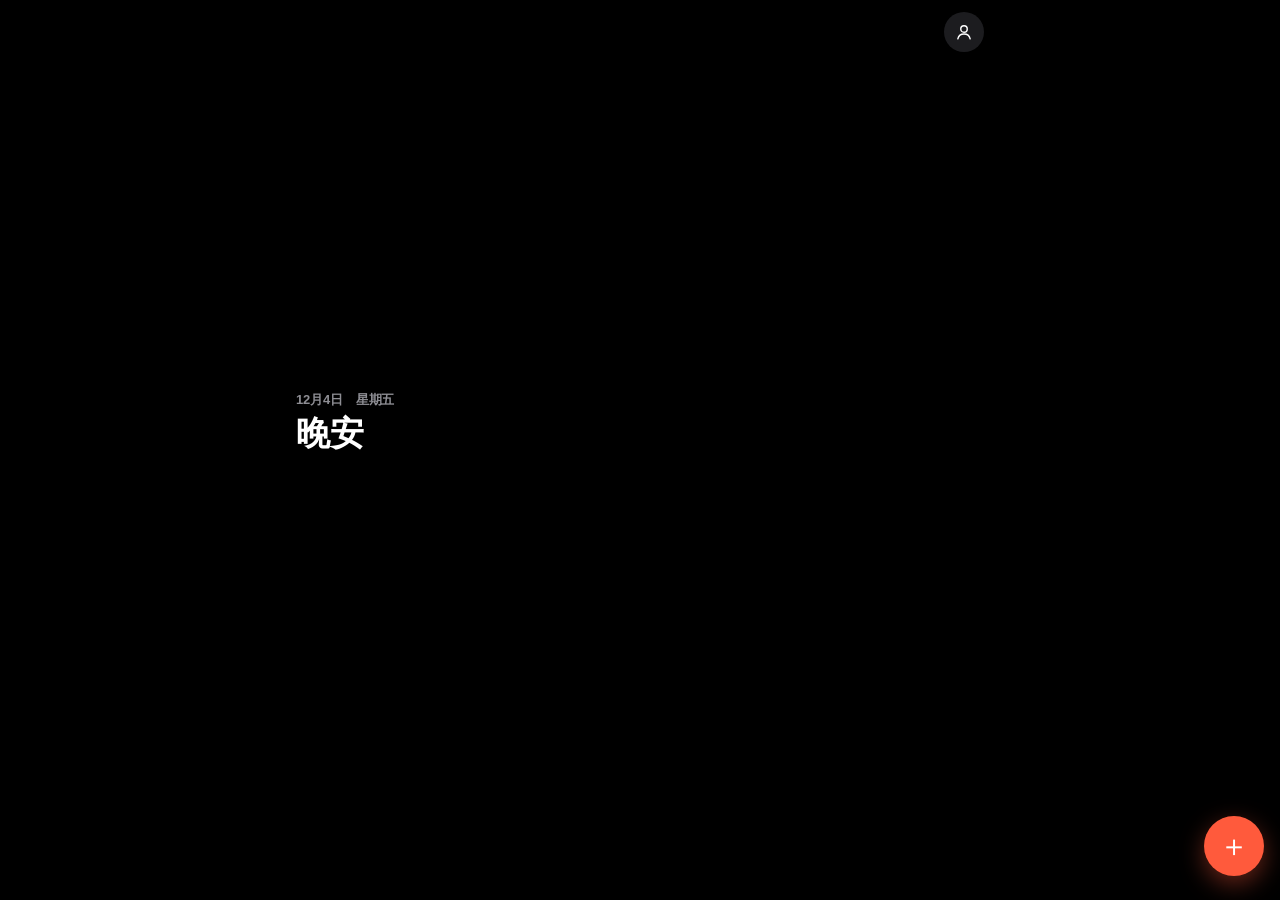
<file: index.html>
<!doctype html>
<html lang="zh-Hant">
<head>
  <meta charset="utf-8" />
  <meta name="viewport" content="width=device-width, initial-scale=1, viewport-fit=cover, maximum-scale=1, user-scalable=no" />
  <meta name="theme-color" content="#0f1115" />
  <title>街健日誌</title>
  <link rel="manifest" href="manifest.webmanifest" />
  <link rel="apple-touch-icon" href="icons/icon-180.png" />
  <meta name="apple-mobile-web-app-capable" content="yes" />
  <meta name="apple-mobile-web-app-status-bar-style" content="black-translucent" />
  <meta name="apple-mobile-web-app-title" content="街健日誌" />
  <link rel="stylesheet" href="styles.css" />
</head>
<body>
  <div id="app">
    <!-- 頁面內容由 app.js 注入 -->
    <main id="view" class="view"></main>

    <nav id="tabbar" class="tabbar">
      <button class="tab" data-tab="home"><span class="ico">🏠</span><span>首頁</span></button>
      <button class="tab" data-tab="log"><span class="ico">🏋️</span><span>日誌</span></button>
      <button class="tab" data-tab="skills"><span class="ico">🎯</span><span>技能</span></button>
      <button class="tab" data-tab="pr"><span class="ico">🏆</span><span>紀錄</span></button>
      <button class="tab" data-tab="body"><span class="ico">📈</span><span>身體</span></button>
      <button class="tab" data-tab="review"><span class="ico">📊</span><span>回顧</span></button>
    </nav>
  </div>

  <!-- 彈窗容器 -->
  <div id="modal-root"></div>

  <script src="sadhana.js"></script>
  <script src="note.js"></script>
  <script src="app.js"></script>
</body>
</html>
</file>
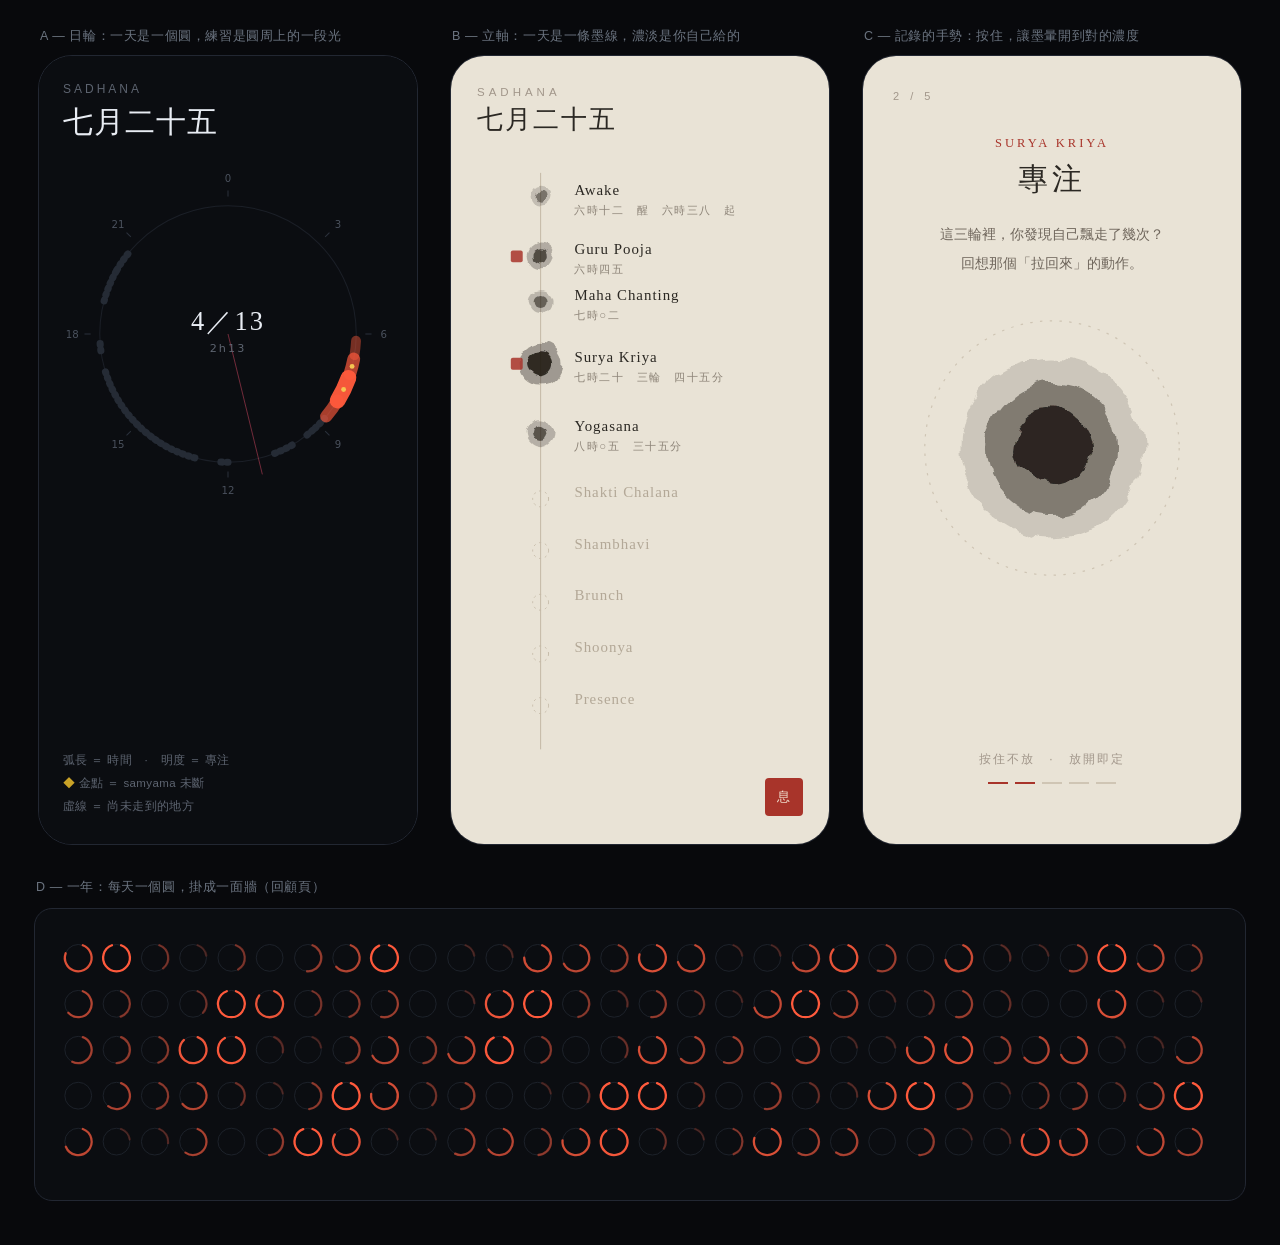
<file: mockups/sadhana-art.html>
<!doctype html>
<html lang="zh-Hant">
<head>
<meta charset="utf-8">
<title>Sadhana 藝術方向</title>
<style>
*{box-sizing:border-box;margin:0;padding:0}
body{
  background:#08090c; padding:28px clamp(10px,3vw,34px) 44px;
  font-family:-apple-system,BlinkMacSystemFont,"PingFang TC","Songti TC",serif;
  -webkit-font-smoothing:antialiased;
}
.stage{display:flex;flex-wrap:wrap;justify-content:center;gap:32px;align-items:flex-start}
.col{width:min(380px,100%)}
.cap{font-size:12.5px;color:#6b7480;letter-spacing:.6px;margin-bottom:10px;padding-left:2px;
     font-family:-apple-system,"PingFang TC",sans-serif}
.phone{width:100%;height:790px;border-radius:34px;overflow:hidden;position:relative;border:1px solid #222732}

/* ── A 日輪 ── */
.dial{background:#0b0d11;height:100%;padding:26px 24px;display:flex;flex-direction:column}
.dial .d1{font-size:12px;color:#5d6470;letter-spacing:3px;font-family:-apple-system,sans-serif}
.dial .d2{font-size:30px;color:#e8ecf3;font-weight:400;letter-spacing:1px;margin-top:6px}
.legend{margin-top:auto;font-size:11.5px;color:#5d6470;line-height:2;letter-spacing:.4px;
        font-family:-apple-system,"PingFang TC",sans-serif}
.legend em{color:#c9a227;font-style:normal}

/* ── B 墨線立軸 ── */
.paper{background:#e9e3d6;height:100%;padding:30px 26px;position:relative}
.paper .p1{font-size:11.5px;color:#a1968a;letter-spacing:4px;font-family:-apple-system,sans-serif}
.paper .p2{font-size:26px;color:#2b2823;letter-spacing:2px;margin-top:4px;font-weight:400}
.seal{position:absolute;right:26px;bottom:28px;width:38px;height:38px;border-radius:4px;
      background:#a8342a;color:#f3e6d5;font-size:13px;line-height:38px;text-align:center;letter-spacing:1px}

/* ── C 手勢 ── */
.gest{background:#e9e3d6;height:100%;padding:34px 30px;display:flex;flex-direction:column;align-items:center}
.gest .g0{font-size:11px;color:#a1968a;letter-spacing:4px;align-self:flex-start;font-family:-apple-system,sans-serif}
.gest .g1{font-size:12.5px;color:#a8342a;letter-spacing:3px;margin-top:34px}
.gest .g2{font-size:30px;color:#2b2823;letter-spacing:4px;margin-top:8px}
.gest .g3{font-size:14px;color:#6f665c;line-height:2.1;margin-top:20px;text-align:center;max-width:270px}
.gest .g4{font-size:12px;color:#a1968a;letter-spacing:2px;margin-top:auto;margin-bottom:14px;
          font-family:-apple-system,"PingFang TC",sans-serif}
.pips{display:flex;gap:7px;margin-bottom:26px}
.pips i{width:20px;height:2px;background:#cfc5b4;display:block}
.pips i.on{background:#a8342a}

/* ── 年之牆 ── */
.wall{margin-top:34px}
.wall .cap{margin-bottom:12px}
.wallbox{background:#0b0d11;border:1px solid #222732;border-radius:18px;padding:24px 26px}
</style>
</head>
<body>
<div class="stage">

  <!-- ════ A ════ -->
  <div class="col">
    <div class="cap">A — 日輪：一天是一個圓，練習是圓周上的一段光</div>
    <div class="phone"><div class="dial">
      <div class="d1">SADHANA</div>
      <div class="d2">七月二十五</div>
      <svg id="dial" viewBox="0 0 340 340" style="margin:18px -8px 0"></svg>
      <div class="legend">
        弧長 ＝ 時間　·　明度 ＝ 專注<br>
        <em>◆</em> 金點 ＝ samyama 未斷<br>
        虛線 ＝ 尚未走到的地方
      </div>
    </div></div>
  </div>

  <!-- ════ B ════ -->
  <div class="col">
    <div class="cap">B — 立軸：一天是一條墨線，濃淡是你自己給的</div>
    <div class="phone"><div class="paper">
      <div class="p1">SADHANA</div>
      <div class="p2">七月二十五</div>
      <svg id="scroll" viewBox="0 0 328 640" style="margin-top:16px"></svg>
      <div class="seal">息</div>
    </div></div>
  </div>

  <!-- ════ C ════ -->
  <div class="col">
    <div class="cap">C — 記錄的手勢：按住，讓墨暈開到對的濃度</div>
    <div class="phone"><div class="gest">
      <div class="g0">2 / 5</div>
      <div class="g1">SURYA KRIYA</div>
      <div class="g2">專注</div>
      <div class="g3">這三輪裡，你發現自己飄走了幾次？<br>回想那個「拉回來」的動作。</div>
      <svg id="blot" viewBox="0 0 260 260" style="margin-top:10px"></svg>
      <div class="g4">按住不放　·　放開即定</div>
      <div class="pips"><i class="on"></i><i class="on"></i><i></i><i></i><i></i></div>
    </div></div>
  </div>

</div>

<div class="wall">
  <div class="cap">D — 一年：每天一個圓，掛成一面牆（回顧頁）</div>
  <div class="wallbox"><svg id="year" viewBox="0 0 1210 250"></svg></div>
</div>

<script>
const NS='http://www.w3.org/2000/svg';
function el(t,a){const e=document.createElementNS(NS,t);for(const k in a)e.setAttribute(k,a[k]);return e}
function pol(cx,cy,r,d){const a=(d-90)*Math.PI/180;return[cx+r*Math.cos(a),cy+r*Math.sin(a)]}
function arc(cx,cy,r,d0,d1){const[x0,y0]=pol(cx,cy,r,d0),[x1,y1]=pol(cx,cy,r,d1);
  return`M${x0} ${y0}A${r} ${r} 0 ${d1-d0>180?1:0} 1 ${x1} ${y1}`}
const m=t=>{const[h,mm]=t.split(':').map(Number);return h*60+mm};
const deg=t=>m(t)/1440*360;

/* ── A 日輪 ───────────────────────────── */
const D=document.getElementById('dial'),cx=170,cy=170,R=126;
D.appendChild(el('circle',{cx,cy,r:R,fill:'none',stroke:'#1b1f27','stroke-width':1}));
for(let h=0;h<24;h+=3){const[x0,y0]=pol(cx,cy,R+9,h*15),[x1,y1]=pol(cx,cy,R+15,h*15);
  D.appendChild(el('line',{x1:x0,y1:y0,x2:x1,y2:y1,stroke:'#2b313c','stroke-width':1}));
  const[tx,ty]=pol(cx,cy,R+27,h*15);
  const t=el('text',{x:tx,y:ty+4,fill:'#4a515d','font-size':10,'text-anchor':'middle','font-family':'system-ui'});
  t.textContent=h; D.appendChild(t)}

const done=[
 {a:'6:12',b:'6:38',f:.30,s:0,n:'Awake'},
 {a:'6:45',b:'7:12',f:.62,s:1,n:'Pooja'},
 {a:'7:20',b:'8:05',f:.95,s:1,n:'Surya Kriya'},
 {a:'8:05',b:'8:40',f:.55,s:0,n:'Yogasana'},
];
const todo=[['8:45','9:15'],['9:15','9:36'],['10:00','10:40'],['12:00','12:20'],
            ['13:00','17:00'],['17:30','17:50'],['19:00','20:00'],['20:00','20:40']];
todo.forEach(([a,b])=>D.appendChild(el('path',{d:arc(cx,cy,R,deg(a),deg(b)),fill:'none',
  stroke:'#252b35','stroke-width':7,'stroke-dasharray':'1 5','stroke-linecap':'round'})));
done.forEach(o=>{
  D.appendChild(el('path',{d:arc(cx,cy,R,deg(o.a),deg(o.b)),fill:'none',stroke:'#ff5a3c',
    'stroke-width':7+o.f*9,'stroke-linecap':'round',opacity:.20+o.f*.8}));
  if(o.s){const[gx,gy]=pol(cx,cy,R+0,(deg(o.a)+deg(o.b))/2);
    D.appendChild(el('circle',{cx:gx,cy:gy,r:2.4,fill:'#f5c451'}))}
});
const[nx,ny]=pol(cx,cy,R+16,deg('11:05'));
D.appendChild(el('line',{x1:cx,y1:cy,x2:nx,y2:ny,stroke:'#f0506e','stroke-width':.8,opacity:.55}));
const cl=el('text',{x:cx,y:cy-4,fill:'#e8ecf3','font-size':26,'text-anchor':'middle','letter-spacing':2});
cl.textContent='4／13'; D.appendChild(cl);
const cs=el('text',{x:cx,y:cy+18,fill:'#5d6470','font-size':11,'text-anchor':'middle','letter-spacing':2,'font-family':'system-ui'});
cs.textContent='2h13'; D.appendChild(cs);

/* ── B 立軸 ───────────────────────────── */
const S=document.getElementById('scroll'),X=64;
const f=el('filter',{id:'ink',x:'-60%',y:'-60%',width:'220%',height:'220%'});
f.appendChild(el('feTurbulence',{type:'fractalNoise',baseFrequency:'0.05',numOctaves:3,seed:7,result:'n'}));
f.appendChild(el('feDisplacementMap',{in:'SourceGraphic',in2:'n',scale:9,xChannelSelector:'R',yChannelSelector:'G'}));
const d1=el('defs');d1.appendChild(f);S.appendChild(d1);
S.appendChild(el('line',{x1:X,y1:20,x2:X,y2:600,stroke:'#c4b9a7','stroke-width':1}));

const rows=[
 {y:44, n:'Awake',        t:'六時十二　醒　六時三八　起',ink:.30,r:9, s:0},
 {y:104,n:'Guru Pooja',   t:'六時四五',                  ink:.62,r:13,s:1},
 {y:150,n:'Maha Chanting',t:'七時○二',                  ink:.45,r:11,s:0},
 {y:212,n:'Surya Kriya',  t:'七時二十　三輪　四十五分',   ink:.95,r:21,s:1},
 {y:282,n:'Yogasana',     t:'八時○五　三十五分',         ink:.55,r:14,s:0},
 {y:348,n:'Shakti Chalana',t:'',                        ink:0,  r:8, s:0},
 {y:400,n:'Shambhavi',    t:'',                         ink:0,  r:8, s:0},
 {y:452,n:'Brunch',       t:'',                         ink:0,  r:8, s:0},
 {y:504,n:'Shoonya',      t:'',                         ink:0,  r:8, s:0},
 {y:556,n:'Presence',     t:'',                         ink:0,  r:8, s:0},
];
rows.forEach(o=>{
  if(o.ink>0){
    S.appendChild(el('circle',{cx:X,cy:o.y,r:o.r,fill:'#241f1a',opacity:.10+o.ink*.28,filter:'url(#ink)'}));
    S.appendChild(el('circle',{cx:X,cy:o.y,r:o.r*.55,fill:'#1a1611',opacity:.25+o.ink*.62,filter:'url(#ink)'}));
  } else {
    S.appendChild(el('circle',{cx:X,cy:o.y,r:o.r,fill:'none',stroke:'#c4b9a7','stroke-width':1,'stroke-dasharray':'2 4'}));
  }
  const a=el('text',{x:X+34,y:o.y-2,fill:o.ink?'#2b2823':'#b3a897','font-size':15,'letter-spacing':1});
  a.textContent=o.n; S.appendChild(a);
  if(o.t){const b=el('text',{x:X+34,y:o.y+17,fill:'#8c8377','font-size':11.5,'letter-spacing':1.5});
    b.textContent=o.t; S.appendChild(b)}
  if(o.s){S.appendChild(el('rect',{x:X-30,y:o.y-6,width:12,height:12,rx:2,fill:'#a8342a',opacity:.85}))}
});

/* ── C 墨暈 ───────────────────────────── */
const B=document.getElementById('blot'),d2=el('defs');
const f2=el('filter',{id:'ink2',x:'-60%',y:'-60%',width:'220%',height:'220%'});
f2.appendChild(el('feTurbulence',{type:'fractalNoise',baseFrequency:'0.035',numOctaves:4,seed:3,result:'n'}));
f2.appendChild(el('feDisplacementMap',{in:'SourceGraphic',in2:'n',scale:16,xChannelSelector:'R',yChannelSelector:'G'}));
d2.appendChild(f2);B.appendChild(d2);
B.appendChild(el('circle',{cx:130,cy:130,r:104,fill:'none',stroke:'#cfc5b4','stroke-width':1,'stroke-dasharray':'2 6'}));
B.appendChild(el('circle',{cx:130,cy:130,r:74,fill:'#241f1a',opacity:.14,filter:'url(#ink2)'}));
B.appendChild(el('circle',{cx:130,cy:130,r:54,fill:'#1a1611',opacity:.42,filter:'url(#ink2)'}));
B.appendChild(el('circle',{cx:130,cy:130,r:31,fill:'#120f0c',opacity:.78,filter:'url(#ink2)'}));

/* ── D 年之牆 ─────────────────────────── */
const Y=document.getElementById('year');
let i=0;
for(let r=0;r<5;r++)for(let c=0;c<30;c++){
  const x=18+c*40,y=26+r*48,q=Math.max(0,Math.min(1,(Math.sin(i*1.7)+Math.cos(i*.9)+1.1)/2.6));
  const miss=(i%17===5||i%23===9);
  Y.appendChild(el('circle',{cx:x,cy:y,r:14,fill:'none',stroke:'#1e232c','stroke-width':1}));
  if(!miss)Y.appendChild(el('path',{d:arc(x,y,14,20,20+60+q*260),fill:'none',stroke:'#ff5a3c',
    'stroke-width':2.4,'stroke-linecap':'round',opacity:.22+q*.78}));
  i++;
}
</script>
</body>
</html>
</file>
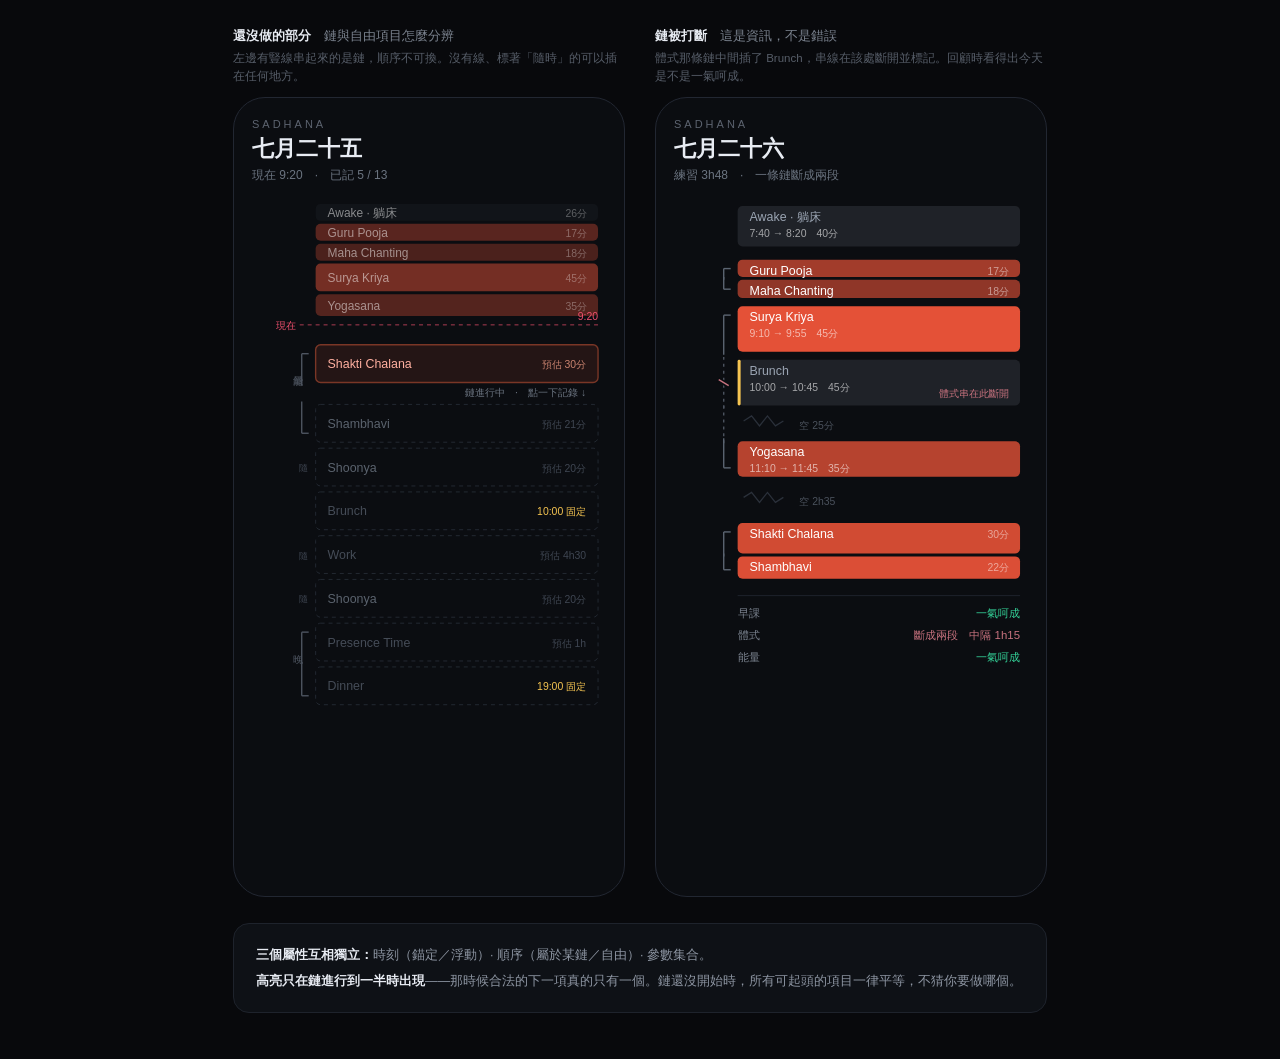
<file: mockups/sadhana-chain.html>
<!doctype html>
<html lang="zh-Hant">
<head>
<meta charset="utf-8">
<title>鏈與自由項目</title>
<style>
*{box-sizing:border-box;margin:0;padding:0}
body{background:#08090c;padding:28px clamp(10px,3vw,32px) 46px;max-width:100%;overflow-x:hidden;
  font-family:-apple-system,BlinkMacSystemFont,"PingFang TC",sans-serif;-webkit-font-smoothing:antialiased}
.stage{display:flex;flex-wrap:wrap;justify-content:center;gap:30px;align-items:flex-start}
.col{width:min(392px,100%)}
.cap{font-size:12.5px;color:#7a828e;margin-bottom:4px}
.cap b{color:#e8ecf3;font-weight:600}
.cap2{font-size:11.5px;color:#565d68;margin-bottom:11px;line-height:1.6}
.phone{width:100%;height:800px;border-radius:32px;border:1px solid #222732;background:#0b0d11;
  overflow:hidden;position:relative;padding:20px 18px}
.hd{font-size:11px;color:#5d6470;letter-spacing:3px}
.hd2{font-size:22px;color:#e8ecf3;font-weight:600;margin-top:4px}
.hd3{font-size:12px;color:#6b7480;margin-top:3px}
svg{display:block}
.note{width:min(814px,100%);margin:26px auto 0;background:#0e1116;border:1px solid #1e232c;
  border-radius:16px;padding:18px 22px;font-size:12.5px;color:#8d95a2;line-height:2.1}
.note b{color:#e8ecf3}
.k{display:inline-block;width:9px;height:2px;background:#8d95a2;vertical-align:3px;margin:0 3px}
</style>
</head>
<body>
<div class="stage">

  <div class="col">
    <div class="cap"><b>還沒做的部分</b>　鏈與自由項目怎麼分辨</div>
    <div class="cap2">左邊有豎線串起來的是鏈，順序不可換。沒有線、標著「隨時」的可以插在任何地方。</div>
    <div class="phone">
      <div class="hd">SADHANA</div>
      <div class="hd2">七月二十五</div>
      <div class="hd3">現在 9:20　·　已記 5 / 13</div>
      <svg id="a" viewBox="0 0 356 686" style="margin-top:12px"></svg>
    </div>
  </div>

  <div class="col">
    <div class="cap"><b>鏈被打斷</b>　這是資訊，不是錯誤</div>
    <div class="cap2">體式那條鏈中間插了 Brunch，串線在該處斷開並標記。回顧時看得出今天是不是一氣呵成。</div>
    <div class="phone">
      <div class="hd">SADHANA</div>
      <div class="hd2">七月二十六</div>
      <div class="hd3">練習 3h48　·　一條鏈斷成兩段</div>
      <svg id="b" viewBox="0 0 356 686" style="margin-top:12px"></svg>
    </div>
  </div>

</div>

<div class="note">
  <b>三個屬性互相獨立：</b>時刻（錨定／浮動）· 順序（屬於某鏈／自由）· 參數集合。<br>
  <b>高亮只在鏈進行到一半時出現</b>——那時候合法的下一項真的只有一個。鏈還沒開始時，所有可起頭的項目一律平等，不猜你要做哪個。
</div>

<script>
const NS='http://www.w3.org/2000/svg';
function E(t,a,x){const e=document.createElementNS(NS,t);for(const k in a)e.setAttribute(k,a[k]);
  if(x!=null)e.textContent=x;return e}
const M=t=>{const[h,m]=t.split(':').map(Number);return h*60+m};
const DUR=m=>m>=60?(Math.floor(m/60)+'h'+(m%60?String(m%60).padStart(2,'0'):'')):(m+'分');
const COL=f=>`rgba(255,90,60,${(.24+f*.76).toFixed(2)})`;
const GOLD='#f5c451';
const X=64,W=356-X-8,CH=X-14;      /* CH：鏈的豎線 x 位置 */

/* ══ A：還沒做的部分 ══ */
(function(){
 const S=document.getElementById('a');
 /* 已記錄（壓縮呈現，只是背景） */
 let y=8;
 [['Awake · 躺床',26,.3,1],['Guru Pooja',17,.62,0],['Maha Chanting',18,.45,0],
  ['Surya Kriya',45,.95,0],['Yogasana',35,.55,0]].forEach(([n,d,f,soft])=>{
   const h=Math.max(d*.62,17);
   S.appendChild(E('rect',{x:X,y,width:W,height:h,rx:5,
     fill:soft?'rgba(154,164,178,.10)':COL(f),opacity:.45}));
   S.appendChild(E('text',{x:X+12,y:y+h/2+4.5,fill:'rgba(255,255,255,.5)','font-size':12},n));
   S.appendChild(E('text',{x:X+W-11,y:y+h/2+4.5,fill:'rgba(255,255,255,.32)','font-size':10.5,
     'text-anchor':'end'},DUR(d)));
   y+=h+3;
 });
 /* 現在 */
 y+=6;
 S.appendChild(E('line',{x1:X-16,y1:y,x2:X+W,y2:y,stroke:'#f0506e','stroke-width':1,
   'stroke-dasharray':'4 4',opacity:.7}));
 S.appendChild(E('text',{x:X-20,y:y+4,fill:'#f0506e','font-size':10,'text-anchor':'end'},'現在'));
 S.appendChild(E('text',{x:X+W,y:y-5,fill:'#f0506e','font-size':10.5,'text-anchor':'end'},'9:20'));
 y+=20;

 /* 待做清單 */
 const LIST=[
  {n:'Shakti Chalana',chain:'能量',pos:'head',next:1,est:30},
  {n:'Shambhavi',     chain:'能量',pos:'tail',est:21},
  {n:'Shoonya',       free:1,est:20},
  {n:'Brunch',        anchor:'10:00',est:40,soft:1},
  {n:'Work',          free:1,est:270,soft:1},
  {n:'Shoonya',       free:1,est:20},
  {n:'Presence Time', chain:'晚',pos:'head',est:60,soft:1},
  {n:'Dinner',        chain:'晚',pos:'tail',anchor:'19:00',est:40,soft:1},
 ];
 const H=38;
 LIST.forEach((p,i)=>{
   const first=!!p.next;
   S.appendChild(E('rect',{x:X,y,width:W,height:H,rx:5,
     fill:first?'rgba(255,90,60,.10)':'none',
     stroke:first?'#7a3626':'#232932','stroke-width':first?1.4:1,
     'stroke-dasharray':first?'':'4 4'}));
   S.appendChild(E('text',{x:X+12,y:y+H/2+4.5,
     fill:first?'#ffb0a0':(p.soft?'#454c57':'#5b636e'),'font-size':12.5,
     'font-weight':first?500:400},p.n));

   /* 右側：錨點寫固定時刻，其餘寫預估 */
   S.appendChild(E('text',{x:X+W-12,y:y+H/2+4.5,
     fill:p.anchor?GOLD:(first?'#c9836f':'#3f4652'),'font-size':10.5,'text-anchor':'end'},
     p.anchor?`${p.anchor} 固定`:`預估 ${DUR(p.est)}`));

   /* 鏈的豎線 / 自由標記 */
   if(p.chain){
     const top=p.pos==='head';
     S.appendChild(E('line',{x1:CH,y1:top?y+9:y-3,x2:CH,y2:p.pos==='tail'?y+H-9:y+H+3,
       stroke:'#4d5460','stroke-width':1.4}));
     if(top){S.appendChild(E('line',{x1:CH,y1:y+9,x2:CH+7,y2:y+9,stroke:'#4d5460','stroke-width':1.4}));
       S.appendChild(E('text',{x:CH-4,y:y+H/2+4,fill:'#4d5460','font-size':10,
         'text-anchor':'end','writing-mode':'vertical-rl'},p.chain))}
     if(p.pos==='tail')S.appendChild(E('line',{x1:CH,y1:y+H-9,x2:CH+7,y2:y+H-9,
       stroke:'#4d5460','stroke-width':1.4}));
   } else if(p.free){
     S.appendChild(E('text',{x:CH+2,y:y+H/2+4,fill:'#3f4652','font-size':9.5,
       'text-anchor':'middle'},'隨'));
   }
   if(first)S.appendChild(E('text',{x:X+W-12,y:y+H+14,fill:'#6b7480','font-size':10.5,
     'text-anchor':'end'},'鏈進行中　·　點一下記錄 ↓'));
   y+=H+(first?22:6);
 });
})();

/* ══ B：鏈被打斷 ══ */
(function(){
 const S=document.getElementById('b');
 const REC=[
  {n:'Awake · 躺床',a:'7:40',b:'8:20',f:.2,soft:1},
  {n:'Guru Pooja',  a:'8:30',b:'8:47',f:.5,chain:'早課',pos:'head'},
  {n:'Maha Chanting',a:'8:47',b:'9:05',f:.4,chain:'早課',pos:'tail'},
  {n:'Surya Kriya', a:'9:10',b:'9:55',f:.85,chain:'體式',pos:'head'},
  {n:'Brunch',      a:'10:00',b:'10:45',f:.4,soft:1,anchor:1,breaks:'體式'},
  {n:'Yogasana',    a:'11:10',b:'11:45',f:.6,chain:'體式',pos:'tail'},
  {n:'Shakti Chalana',a:'14:20',b:'14:50',f:.75,chain:'能量',pos:'head'},
  {n:'Shambhavi',   a:'14:50',b:'15:12',f:.8,chain:'能量',pos:'tail'},
 ];
 let y=10,prev=null;
 REC.forEach(o=>{
   const A=M(o.a),B=M(o.b),d=B-A;
   if(prev!=null){
     const g=A-prev;
     if(g>=18){
       const h=26+Math.min(20,Math.sqrt(g)*1.4);
       S.appendChild(E('path',{d:`M${X+6} ${y+h/2-4}l8 -5 l8 10 l8 -10 l8 10 l8 -5`,
         fill:'none',stroke:'#2a303a','stroke-width':1.3}));
       S.appendChild(E('text',{x:X+62,y:y+h/2+4,fill:'#4a515c','font-size':10.5},`空 ${DUR(g)}`));
       /* 鏈跨過空白：虛線續接 */
       if(o.chain&&o.pos==='tail')
         S.appendChild(E('line',{x1:CH,y1:y-3,x2:CH,y2:y+h+3,stroke:'#4d5460','stroke-width':1.4,
           'stroke-dasharray':'3 4'}));
       y+=h;
     } else if(g>0) y+=g*1.02;
   }
   const h=Math.max(d*1.02,17);
   S.appendChild(E('rect',{x:X,y,width:W,height:h,rx:5,
     fill:o.soft?'rgba(154,164,178,.14)':COL(o.f)}));
   if(o.anchor)S.appendChild(E('rect',{x:X,y,width:3,height:h,rx:1.5,fill:GOLD}));
   S.appendChild(E('text',{x:X+12,y:y+15,fill:o.soft?'#9aa4b2':'#fff','font-size':12.5,
     'font-weight':500},o.n));
   if(h>34)S.appendChild(E('text',{x:X+12,y:y+31,fill:'rgba(255,255,255,.6)','font-size':10.5},
     `${o.a} → ${o.b}　${DUR(d)}`));
   else S.appendChild(E('text',{x:X+W-11,y:y+15,fill:'rgba(255,255,255,.5)','font-size':10.5,
     'text-anchor':'end'},DUR(d)));

   if(o.chain){
     const top=o.pos==='head';
     S.appendChild(E('line',{x1:CH,y1:top?y+9:y-3,x2:CH,y2:o.pos==='tail'?y+h-9:y+h+3,
       stroke:'#5c6572','stroke-width':1.4}));
     if(top)S.appendChild(E('line',{x1:CH,y1:y+9,x2:CH+7,y2:y+9,stroke:'#5c6572','stroke-width':1.4}));
     if(o.pos==='tail')S.appendChild(E('line',{x1:CH,y1:y+h-9,x2:CH+7,y2:y+h-9,
       stroke:'#5c6572','stroke-width':1.4}));
   }
   /* 打斷標記 */
   if(o.breaks){
     S.appendChild(E('line',{x1:CH,y1:y-3,x2:CH,y2:y+h+3,stroke:'#4d5460','stroke-width':1.4,
       'stroke-dasharray':'3 4'}));
     S.appendChild(E('line',{x1:CH-6,y1:y+h/2-3,x2:CH+6,y2:y+h/2+3,stroke:'#0b0d11','stroke-width':5}));
     S.appendChild(E('line',{x1:CH-5,y1:y+h/2-3,x2:CH+5,y2:y+h/2+3,stroke:'#c9737f','stroke-width':1.4}));
     S.appendChild(E('text',{x:X+W-11,y:y+h-9,fill:'#c9737f','font-size':10,'text-anchor':'end'},
       '體式串在此斷開'));
   }
   prev=B; y+=h+3;
 });

 /* 底部小結 */
 y+=14;
 S.appendChild(E('line',{x1:X,y1:y,x2:X+W,y2:y,stroke:'#1e232c','stroke-width':1}));
 y+=22;
 [['早課','一氣呵成','#34d399'],['體式','斷成兩段　中隔 1h15','#c9737f'],
  ['能量','一氣呵成','#34d399']].forEach(([a,b,c])=>{
   S.appendChild(E('text',{x:X,y,fill:'#7a828e','font-size':11.5},a));
   S.appendChild(E('text',{x:X+W,y,fill:c,'font-size':11.5,'text-anchor':'end'},b));
   y+=22;
 });
})();
</script>
</body>
</html>
</file>
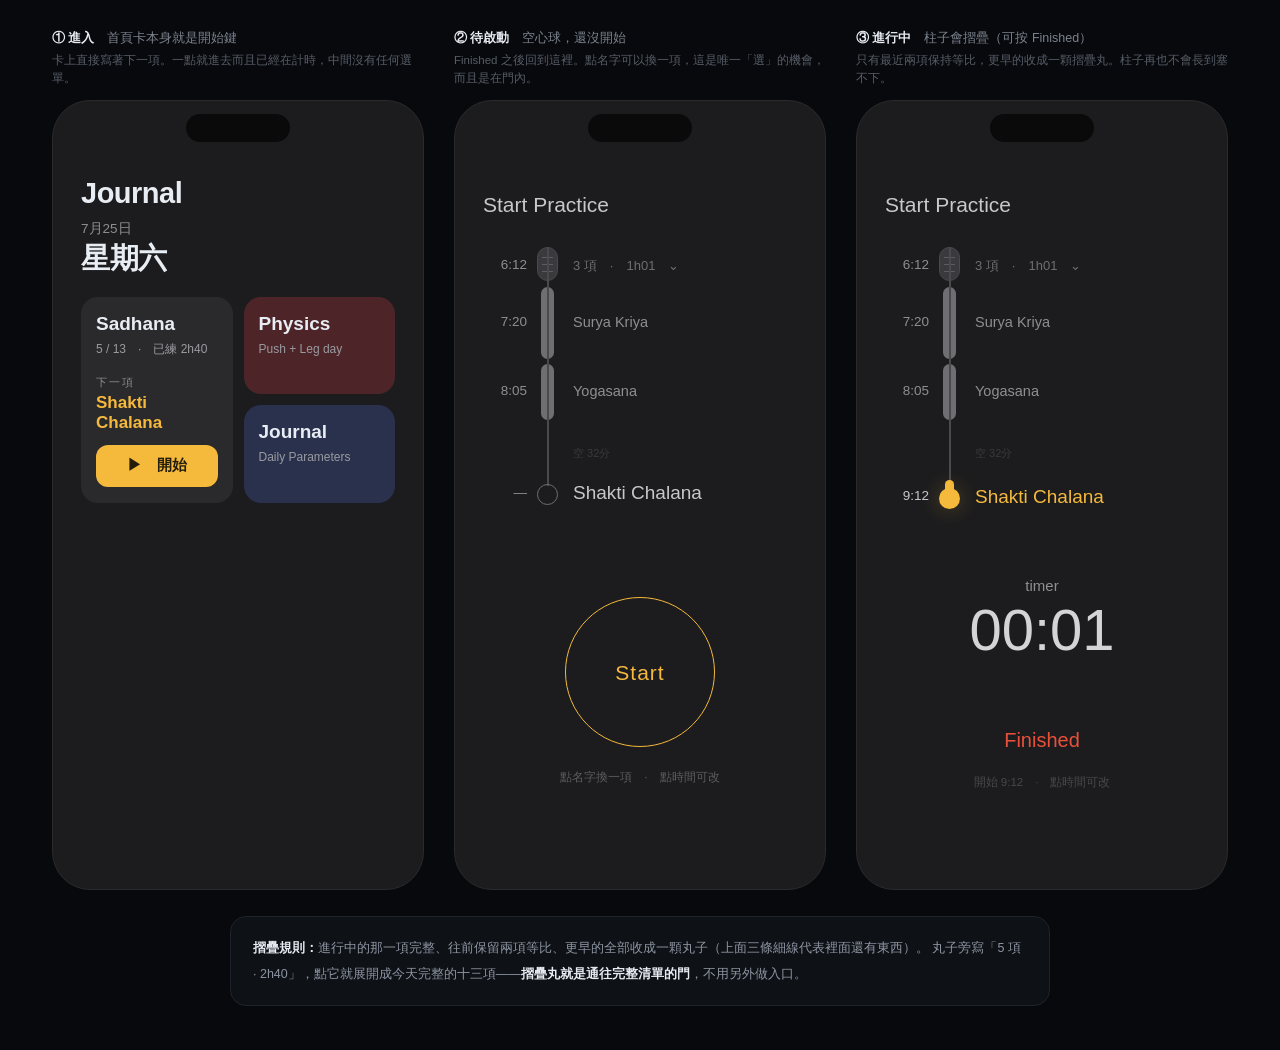
<file: mockups/sadhana-enter.html>
<!doctype html>
<html lang="zh-Hant">
<head>
<meta charset="utf-8">
<title>進入與摺疊</title>
<style>
*{box-sizing:border-box;margin:0;padding:0}
body{background:#08090c;padding:30px clamp(10px,3vw,30px) 44px;max-width:100%;overflow-x:hidden;
  font-family:-apple-system,BlinkMacSystemFont,"PingFang TC",sans-serif;-webkit-font-smoothing:antialiased}
.stage{display:flex;flex-wrap:wrap;justify-content:center;gap:30px;align-items:flex-start}
.col{width:min(372px,100%)}
.cap{font-size:12.5px;color:#7a828e;margin-bottom:4px}
.cap b{color:#e8ecf3;font-weight:600}
.cap2{font-size:11.5px;color:#565d68;margin-bottom:12px;line-height:1.6}
.phone{width:100%;height:790px;border-radius:38px;background:#1c1c1e;position:relative;
  overflow:hidden;border:1px solid #2a2a2d;padding:0 28px}
.notch{position:absolute;top:13px;left:50%;transform:translateX(-50%);width:104px;height:28px;
  border-radius:15px;background:#0a0a0b}

/* ── 首頁 ── */
.jr{padding-top:76px}
.jr-t{font-size:29px;font-weight:800;color:#e8ecf3;letter-spacing:-.5px}
.jr-d1{font-size:13.5px;color:#8e8e93;margin-top:10px}
.jr-d2{font-size:29px;font-weight:800;color:#e8ecf3;letter-spacing:-.5px;margin:1px 0 18px}
.cards{display:grid;grid-template-columns:1fr 1fr;gap:11px}
.card{border-radius:17px;padding:16px 15px;min-height:96px;position:relative}
.card.big{grid-row:span 2;background:#2a2a2d;min-height:206px;display:flex;flex-direction:column}
.card.r{background:#4d2529} .card.b{background:#29314d}
.c-t{font-size:19px;font-weight:700;color:#e8ecf3}
.c-s{font-size:12px;color:#9a9aa0;margin-top:5px;line-height:1.5}
.nx{margin-top:auto}
.nx .lb{font-size:10.5px;color:#8e8e93;letter-spacing:2px}
.nx .nm{font-size:17px;color:#f5b93c;font-weight:600;margin-top:3px}
.startbtn{margin-top:12px;height:42px;border-radius:12px;background:#f5b93c;color:#241d0c;
  font-size:14.5px;font-weight:700;display:flex;align-items:center;justify-content:center;gap:7px}

/* ── 練習畫面 ── */
.title{color:#c7c7cc;font-size:21px;padding-top:92px}
.rail{position:relative;margin-top:24px;height:330px}
.line{position:absolute;left:64px;width:1.5px;background:#4a4a4d}
.pill{position:absolute;left:58px;width:13px;border-radius:7px;background:#6e6e73}
.fold{position:absolute;left:54px;width:21px;height:34px;border-radius:11px;background:#3a3a3e;
  border:1px solid #4a4a4d}
.fold i{position:absolute;left:4px;right:4px;height:1px;background:#5c5c61;display:block}
.tlab{position:absolute;left:0;width:44px;color:#8e8e93;font-size:13.5px;text-align:right}
.nlab{position:absolute;left:90px;color:#8e8e93;font-size:14.5px;white-space:nowrap}
.flab{position:absolute;left:90px;color:#6e6e73;font-size:13px}
.gaplab{position:absolute;left:90px;color:#3a3a3d;font-size:11px}
.bulb{position:absolute;left:54px;width:21px;height:21px;border-radius:50%;background:#f5b93c;
  box-shadow:0 0 22px rgba(245,185,60,.3)}
.bulb.idle{background:none;border:1.5px solid #6e6e73;box-shadow:none}
.stem{position:absolute;left:60px;width:9px;border-radius:5px 5px 0 0;background:#f5b93c}
.nlab.on{color:#f5b93c;font-size:19px}
.nlab.idle{color:#c7c7cc;font-size:19px}
.tlab.on{color:#c7c7cc}
.tmwrap{text-align:center;margin-top:6px}
.tmlab{color:#8e8e93;font-size:15px}
.tmval{color:#d4d4d8;font-size:58px;font-weight:300;margin-top:2px;font-variant-numeric:tabular-nums}
.big-start{text-align:center;margin-top:26px}
.big-start .b{display:inline-block;width:150px;height:150px;border-radius:50%;
  border:1.5px solid #f5b93c;color:#f5b93c;font-size:21px;line-height:150px;letter-spacing:1px}
.sw{text-align:center;color:#5c5c61;font-size:12px;margin-top:22px}
.fin{text-align:center;margin-top:56px}
.fin span{color:#e8503a;font-size:20px;padding:10px 24px;border-radius:12px;display:inline-block;cursor:pointer}
.fin span:active{background:rgba(232,80,58,.12)}
.adj{text-align:center;color:#48484c;font-size:11.5px;margin-top:13px}

.note{width:min(820px,100%);margin:26px auto 0;background:#0e1116;border:1px solid #1e232c;
  border-radius:16px;padding:18px 22px;font-size:12.5px;color:#8d95a2;line-height:2.1}
.note b{color:#e8ecf3}
</style>
</head>
<body>
<div class="stage">

  <div class="col">
    <div class="cap"><b>① 進入</b>　首頁卡本身就是開始鍵</div>
    <div class="cap2">卡上直接寫著下一項。一點就進去而且已經在計時，中間沒有任何選單。</div>
    <div class="phone">
      <div class="notch"></div>
      <div class="jr">
        <div class="jr-t">Journal</div>
        <div class="jr-d1">7月25日</div>
        <div class="jr-d2">星期六</div>
        <div class="cards">
          <div class="card big">
            <div class="c-t">Sadhana</div>
            <div class="c-s">5 / 13　·　已練 2h40</div>
            <div class="nx">
              <div class="lb">下一項</div>
              <div class="nm">Shakti Chalana</div>
              <div class="startbtn">▶　開始</div>
            </div>
          </div>
          <div class="card r"><div class="c-t">Physics</div><div class="c-s">Push + Leg day</div></div>
          <div class="card b"><div class="c-t">Journal</div><div class="c-s">Daily Parameters</div></div>
        </div>
      </div>
    </div>
  </div>

  <div class="col">
    <div class="cap"><b>② 待啟動</b>　空心球，還沒開始</div>
    <div class="cap2">Finished 之後回到這裡。點名字可以換一項，這是唯一「選」的機會，而且是在門內。</div>
    <div class="phone">
      <div class="notch"></div>
      <div class="title">Start Practice</div>
      <div class="rail" id="r2"></div>
      <div class="big-start"><span class="b">Start</span></div>
      <div class="sw">點名字換一項　·　點時間可改</div>
    </div>
  </div>

  <div class="col">
    <div class="cap"><b>③ 進行中</b>　柱子會摺疊（可按 Finished）</div>
    <div class="cap2">只有最近兩項保持等比，更早的收成一顆摺疊丸。柱子再也不會長到塞不下。</div>
    <div class="phone">
      <div class="notch"></div>
      <div class="title">Start Practice</div>
      <div class="rail" id="r3"></div>
      <div class="tmwrap"><div class="tmlab">timer</div><div class="tmval" id="tm">00:00</div></div>
      <div class="fin"><span id="fin">Finished</span></div>
      <div class="adj" id="adj">開始 9:12　·　點時間可改</div>
    </div>
  </div>

</div>

<div class="note">
  <b>摺疊規則：</b>進行中的那一項完整、往前保留兩項等比、更早的全部收成一顆丸子（上面三條細線代表裡面還有東西）。
  丸子旁寫「5 項 · 2h40」，點它就展開成今天完整的十三項——<b>摺疊丸就是通往完整清單的門</b>，不用另外做入口。
</div>

<script>
const M2=m=>Math.floor(m/60)+':'+String(m%60).padStart(2,'0');
const DUR=m=>m>=60?(Math.floor(m/60)+'h'+(m%60?String(m%60).padStart(2,'0'):'')):(m+'分');

let DONE=[
 {n:'Awake',t:6*60+12,d:26},{n:'Guru Pooja',t:6*60+45,d:17},{n:'Maha Chant',t:7*60+2,d:18},
 {n:'Surya Kriya',t:7*60+20,d:45},{n:'Yogasana',t:8*60+5,d:35},
];
const QUEUE=['Shakti Chalana','Shambhavi','Shoonya','Presence Time'];
let qi=0, startMin=9*60+12, elapsed=0, t0=Date.now(), KEEP=2;

/* 畫柱子：running=true 時球是實心並長水銀 */
function rail(id,running){
 const R=document.getElementById(id); R.innerHTML='';
 const K=1.6, put=h=>R.insertAdjacentHTML('beforeend',h);
 let y=6;

 /* ① 摺疊丸：最近 KEEP 項以外的全部 */
 const old=DONE.slice(0,Math.max(0,DONE.length-KEEP));
 const vis=DONE.slice(Math.max(0,DONE.length-KEEP));
 if(old.length){
   const sum=old.reduce((s,o)=>s+o.d,0);
   put(`<div class="fold" style="top:${y}px"><i style="top:9px"></i><i style="top:16px"></i><i style="top:23px"></i></div>`);
   put(`<div class="tlab" style="top:${y+10}px">${M2(old[0].t)}</div>`);
   put(`<div class="flab" style="top:${y+10}px">${old.length} 項　·　${DUR(sum)}　⌄</div>`);
   y+=34+6;
 }

 /* ② 保留的最近幾項：嚴格等比 */
 let prev=old.length?old[old.length-1].t+old[old.length-1].d:null;
 vis.forEach(o=>{
   if(prev!=null){
     const g=o.t-prev;
     if(g>=20){const h=30+Math.min(40,Math.sqrt(g)*4.5);
       put(`<div class="gaplab" style="top:${y+h/2-7}px">空 ${DUR(g)}</div>`); y+=h}
     else y+=g*K;
   }
   const h=Math.max(o.d*K,18);
   put(`<div class="pill" style="top:${y}px;height:${h}px"></div>`);
   put(`<div class="tlab" style="top:${y+h/2-9}px">${M2(o.t)}</div>`);
   put(`<div class="nlab" style="top:${y+h/2-9}px">${o.n}</div>`);
   prev=o.t+o.d; y+=h+5;
 });

 /* ③ 現在 */
 const g=startMin-prev;
 if(g>=20){const h=30+Math.min(40,Math.sqrt(g)*4.5);
   put(`<div class="gaplab" style="top:${y+h/2-7}px">空 ${DUR(g)}</div>`); y+=h}
 else if(g>0) y+=g*K;

 put(`<div class="line" style="top:6px;height:${y}px"></div>`);
 if(running){
   const e=elapsed+Math.floor((Date.now()-t0)/1000), sh=Math.max(Math.round(e/60*K),3);
   put(`<div class="stem" style="top:${y}px;height:${sh+11}px"></div>`);
   put(`<div class="bulb" style="top:${y+sh+5}px"></div>`);
   put(`<div class="tlab on" style="top:${y+sh+5}px">${M2(startMin)}</div>`);
   put(`<div class="nlab on" style="top:${y+sh+3}px">${QUEUE[qi]}</div>`);
   R.style.height=Math.max(330,y+sh+46)+'px';
 } else {
   put(`<div class="bulb idle" style="top:${y+4}px"></div>`);
   put(`<div class="tlab" style="top:${y+5}px">—</div>`);
   put(`<div class="nlab idle" style="top:${y+2}px">${QUEUE[qi]}</div>`);
   R.style.height=Math.max(330,y+46)+'px';
 }
}

function tick(){
  const e=elapsed+Math.floor((Date.now()-t0)/1000);
  document.getElementById('tm').textContent=
    String(Math.floor(e/60)).padStart(2,'0')+':'+String(e%60).padStart(2,'0');
}
document.getElementById('fin').onclick=()=>{
  const mins=Math.max(1,Math.round((elapsed+(Date.now()-t0)/1000)/60));
  DONE.push({n:QUEUE[qi],t:startMin,d:mins});
  startMin+=mins+3; qi=(qi+1)%QUEUE.length; elapsed=0; t0=Date.now();
  document.getElementById('adj').textContent=`開始 ${M2(startMin)}　·　點時間可改`;
  rail('r2',false); rail('r3',true); tick();
};
rail('r2',false); rail('r3',true); tick();
setInterval(()=>{tick(); rail('r3',true);},1000);
</script>
</body>
</html>
</file>
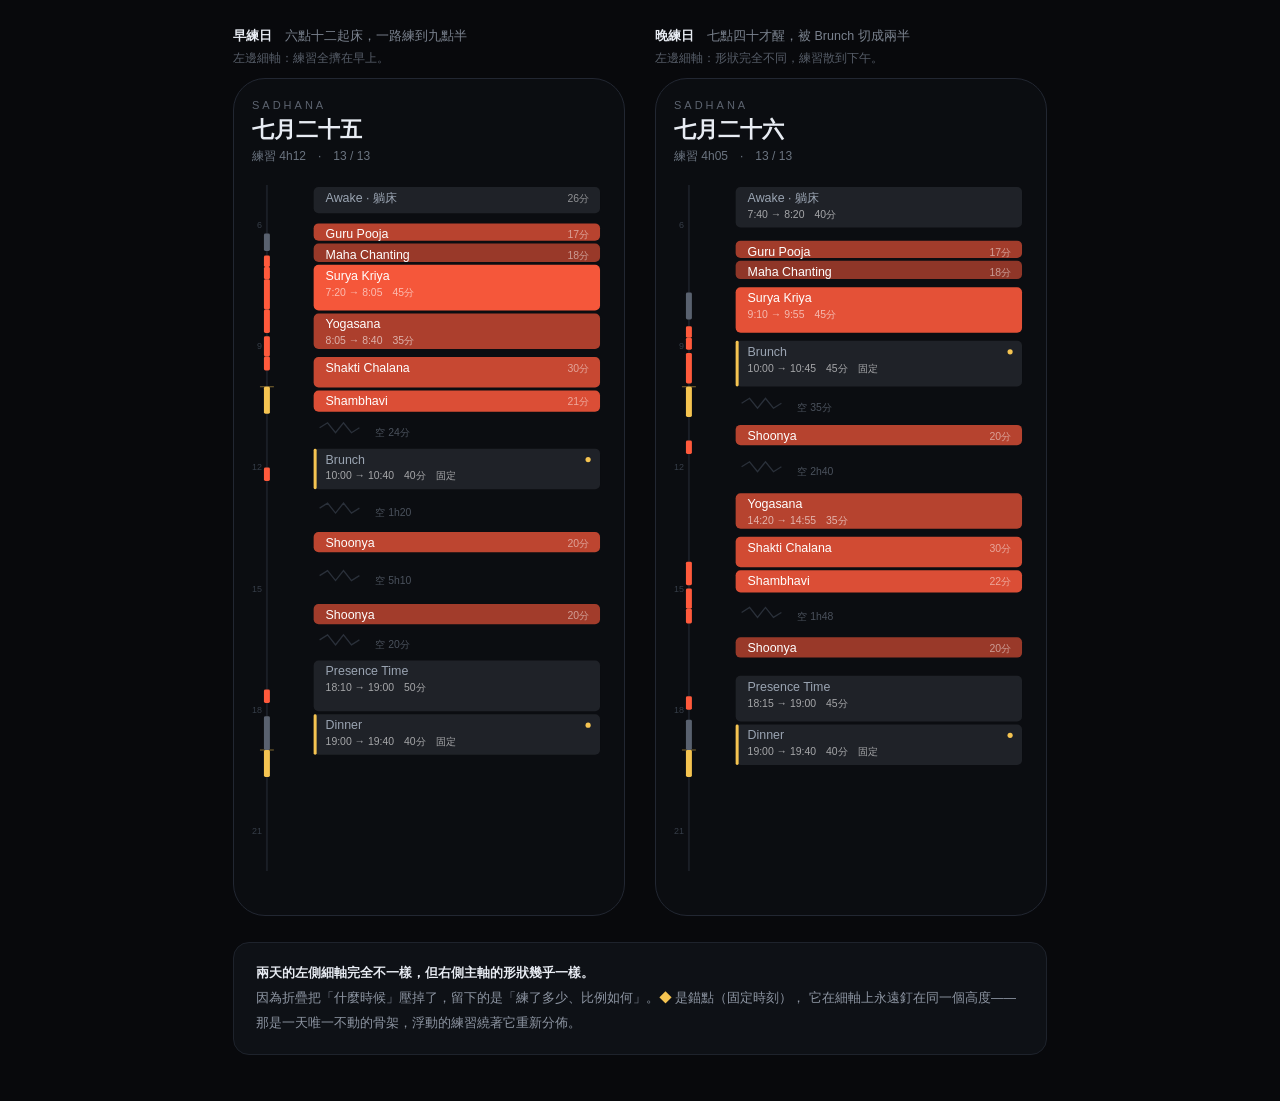
<file: mockups/sadhana-float.html>
<!doctype html>
<html lang="zh-Hant">
<head>
<meta charset="utf-8">
<title>浮動作息與錨點</title>
<style>
*{box-sizing:border-box;margin:0;padding:0}
body{background:#08090c;padding:28px clamp(10px,3vw,32px) 46px;max-width:100%;overflow-x:hidden;
  font-family:-apple-system,BlinkMacSystemFont,"PingFang TC",sans-serif;-webkit-font-smoothing:antialiased}
.stage{display:flex;flex-wrap:wrap;justify-content:center;gap:30px;align-items:flex-start}
.col{width:min(392px,100%)}
.cap{font-size:12.5px;color:#7a828e;margin-bottom:4px}
.cap b{color:#e8ecf3;font-weight:600}
.cap2{font-size:11.5px;color:#565d68;margin-bottom:11px;line-height:1.6}
.phone{width:100%;height:838px;border-radius:32px;border:1px solid #222732;background:#0b0d11;
  overflow:hidden;position:relative;padding:20px 18px}
.hd{font-size:11px;color:#5d6470;letter-spacing:3px}
.hd2{font-size:22px;color:#e8ecf3;font-weight:600;margin-top:4px}
.hd3{font-size:12px;color:#6b7480;margin-top:3px}
svg{display:block}
.note{width:min(814px,100%);margin:26px auto 0;background:#0e1116;border:1px solid #1e232c;
  border-radius:16px;padding:18px 22px;font-size:12.5px;color:#8d95a2;line-height:2}
.note b{color:#e8ecf3}
.note em{color:#f5c451;font-style:normal}
</style>
</head>
<body>
<div class="stage">

  <div class="col">
    <div class="cap"><b>早練日</b>　六點十二起床，一路練到九點半</div>
    <div class="cap2">左邊細軸：練習全擠在早上。</div>
    <div class="phone">
      <div class="hd">SADHANA</div>
      <div class="hd2">七月二十五</div>
      <div class="hd3">練習 4h12　·　13 / 13</div>
      <svg id="a" viewBox="0 0 356 712" style="margin-top:12px"></svg>
    </div>
  </div>

  <div class="col">
    <div class="cap"><b>晚練日</b>　七點四十才醒，被 Brunch 切成兩半</div>
    <div class="cap2">左邊細軸：形狀完全不同，練習散到下午。</div>
    <div class="phone">
      <div class="hd">SADHANA</div>
      <div class="hd2">七月二十六</div>
      <div class="hd3">練習 4h05　·　13 / 13</div>
      <svg id="b" viewBox="0 0 356 712" style="margin-top:12px"></svg>
    </div>
  </div>

</div>

<div class="note">
  <b>兩天的左側細軸完全不一樣，但右側主軸的形狀幾乎一樣。</b><br>
  因為折疊把「什麼時候」壓掉了，留下的是「練了多少、比例如何」。<em>◆</em> 是錨點（固定時刻），
  它在細軸上永遠釘在同一個高度——那是一天唯一不動的骨架，浮動的練習繞著它重新分佈。
</div>

<script>
const NS='http://www.w3.org/2000/svg';
function E(t,a,x){const e=document.createElementNS(NS,t);for(const k in a)e.setAttribute(k,a[k]);
  if(x!=null)e.textContent=x;return e}
const M=t=>{const[h,m]=t.split(':').map(Number);return h*60+m};
const DUR=m=>m>=60?(Math.floor(m/60)+'h'+(m%60?String(m%60).padStart(2,'0'):'')):(m+'分');
const COL=f=>`rgba(255,90,60,${(.24+f*.76).toFixed(2)})`;
const GOLD='#f5c451';

function draw(id,rec){
 const S=document.getElementById(id),RAIL=15,X=62,W=356-X-6;
 const K=1.02,GAPMIN=18,T0=5*60,T1=22*60,RH=690;

 S.appendChild(E('line',{x1:RAIL,y1:8,x2:RAIL,y2:8+RH,stroke:'#1a1e26','stroke-width':2}));
 [6,9,12,15,18,21].forEach(h=>S.appendChild(E('text',
   {x:RAIL-5,y:8+(h*60-T0)/(T1-T0)*RH+3,fill:'#363d48','font-size':9,'text-anchor':'end'},h)));
 /* 錨點：細軸上永遠固定的兩條刻度 */
 [['10:00'],['19:00']].forEach(([t])=>{
   const y=8+(M(t)-T0)/(T1-T0)*RH;
   S.appendChild(E('line',{x1:RAIL-7,y1:y,x2:RAIL+7,y2:y,stroke:GOLD,'stroke-width':1,opacity:.5}));
 });

 let y=10,prev=null;
 rec.forEach(o=>{
   const A=M(o.a),B=M(o.b),d=B-A;
   if(prev!=null){
     const g=A-prev;
     if(g>=GAPMIN){
       const h=27+Math.min(22,Math.sqrt(g)*1.45);
       S.appendChild(E('path',{d:`M${X+6} ${y+h/2-4}l8 -5 l8 10 l8 -10 l8 10 l8 -5`,
         fill:'none',stroke:'#2a303a','stroke-width':1.3}));
       S.appendChild(E('text',{x:X+62,y:y+h/2+4,fill:'#4a515c','font-size':10.5},`空 ${DUR(g)}`));
       y+=h;
     } else if(g>0) y+=g*K;
   }
   const h=Math.max(d*K,17);
   S.appendChild(E('rect',{x:X,y,width:W,height:h,rx:5,
     fill:o.soft?'rgba(154,164,178,.14)':COL(o.f)}));
   if(o.anchor){
     S.appendChild(E('rect',{x:X,y,width:3,height:h,rx:1.5,fill:GOLD}));
     S.appendChild(E('circle',{cx:X+W-12,cy:y+11,r:2.6,fill:GOLD}));
   }
   S.appendChild(E('text',{x:X+12,y:y+15,fill:o.soft?'#9aa4b2':'#fff','font-size':12.5,
     'font-weight':500},o.n));
   if(h>34)S.appendChild(E('text',{x:X+12,y:y+31,fill:'rgba(255,255,255,.6)','font-size':10.5},
     `${o.a} → ${o.b}　${DUR(d)}${o.anchor?'　固定':''}`));
   else S.appendChild(E('text',{x:X+W-(o.anchor?24:11),y:y+15,fill:'rgba(255,255,255,.5)',
     'font-size':10.5,'text-anchor':'end'},DUR(d)));

   const ry=8+(A-T0)/(T1-T0)*RH;
   S.appendChild(E('rect',{x:RAIL-3,y:ry,width:6,height:Math.max(d/(T1-T0)*RH,1.6),rx:1.5,
     fill:o.anchor?GOLD:(o.soft?'#59616f':'#ff5a3c')}));
   prev=B; y+=h+3;
 });
}

/* 早練日 */
draw('a',[
 {n:'Awake · 躺床',a:'6:12',b:'6:38',f:.3,soft:1},
 {n:'Guru Pooja',   a:'6:45',b:'7:02',f:.62},
 {n:'Maha Chanting',a:'7:02',b:'7:20',f:.45},
 {n:'Surya Kriya',  a:'7:20',b:'8:05',f:.95},
 {n:'Yogasana',     a:'8:05',b:'8:40',f:.55},
 {n:'Shakti Chalana',a:'8:45',b:'9:15',f:.70},
 {n:'Shambhavi',    a:'9:15',b:'9:36',f:.80},
 {n:'Brunch',       a:'10:00',b:'10:40',f:.4,soft:1,anchor:1},
 {n:'Shoonya',      a:'12:00',b:'12:20',f:.65},
 {n:'Shoonya',      a:'17:30',b:'17:50',f:.5},
 {n:'Presence Time',a:'18:10',b:'19:00',f:.6,soft:1},
 {n:'Dinner',       a:'19:00',b:'19:40',f:.35,soft:1,anchor:1},
]);

/* 晚練日：同樣的練習，時刻整團往後，被 10:00 的 Brunch 切成兩半 */
draw('b',[
 {n:'Awake · 躺床',a:'7:40',b:'8:20',f:.2,soft:1},
 {n:'Guru Pooja',   a:'8:30',b:'8:47',f:.5},
 {n:'Maha Chanting',a:'8:47',b:'9:05',f:.4},
 {n:'Surya Kriya',  a:'9:10',b:'9:55',f:.85},
 {n:'Brunch',       a:'10:00',b:'10:45',f:.4,soft:1,anchor:1},
 {n:'Shoonya',      a:'11:20',b:'11:40',f:.6},
 {n:'Yogasana',     a:'14:20',b:'14:55',f:.6},
 {n:'Shakti Chalana',a:'15:00',b:'15:30',f:.75},
 {n:'Shambhavi',    a:'15:30',b:'15:52',f:.8},
 {n:'Shoonya',      a:'17:40',b:'18:00',f:.45},
 {n:'Presence Time',a:'18:15',b:'19:00',f:.55,soft:1},
 {n:'Dinner',       a:'19:00',b:'19:40',f:.35,soft:1,anchor:1},
]);
</script>
</body>
</html>
</file>
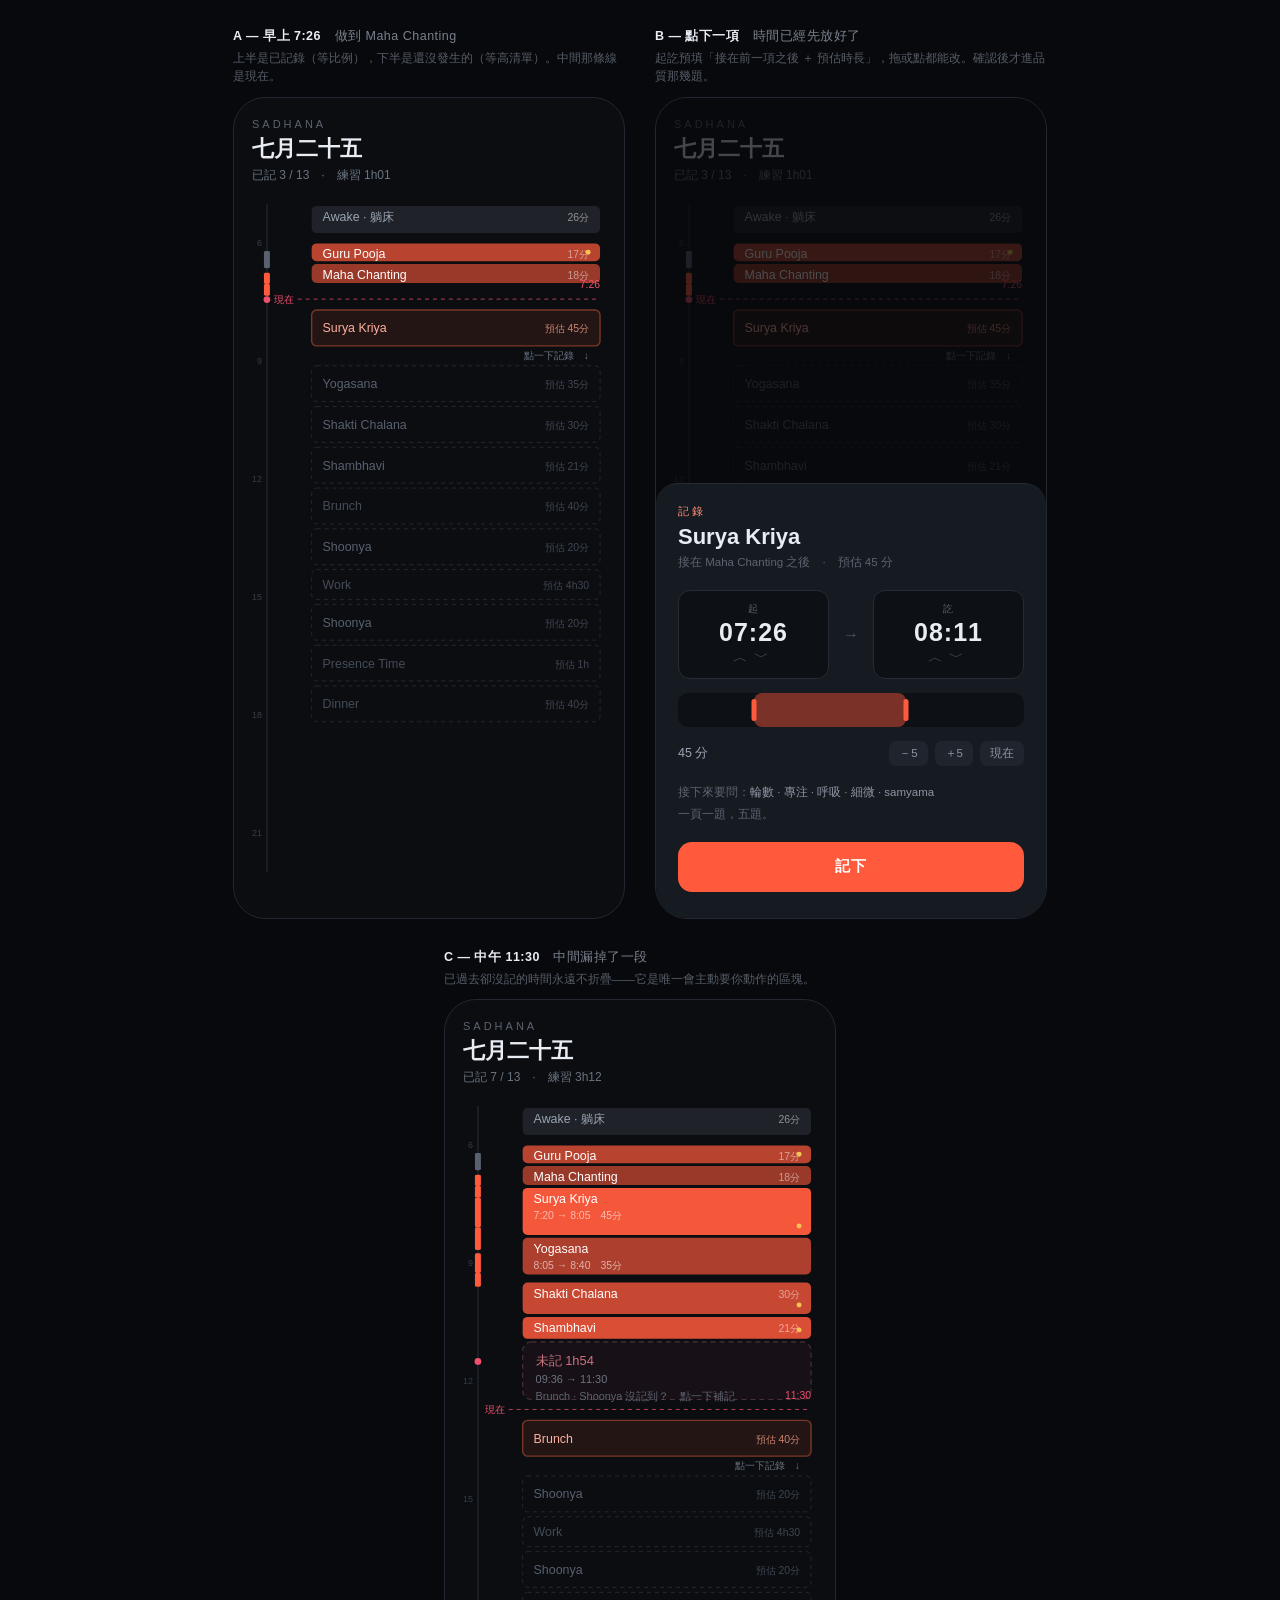
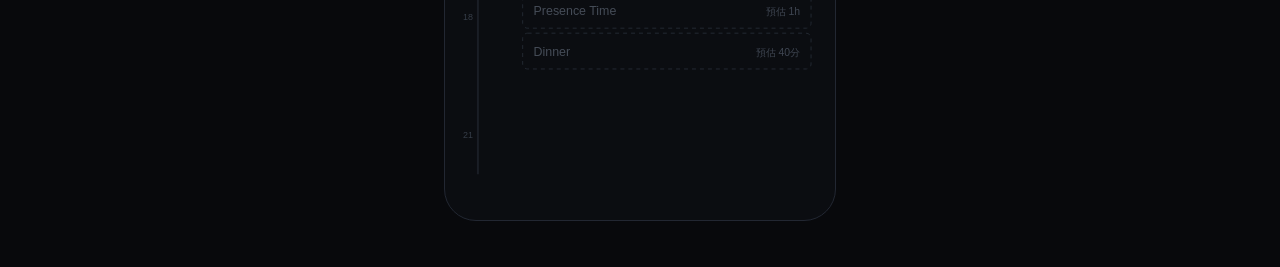
<file: mockups/sadhana-live.html>
<!doctype html>
<html lang="zh-Hant">
<head>
<meta charset="utf-8">
<title>Sadhana 進行中的一天</title>
<style>
*{box-sizing:border-box;margin:0;padding:0}
body{background:#08090c;padding:28px clamp(10px,3vw,32px) 46px;max-width:100%;overflow-x:hidden;
  font-family:-apple-system,BlinkMacSystemFont,"PingFang TC",sans-serif;-webkit-font-smoothing:antialiased}
.stage{display:flex;flex-wrap:wrap;justify-content:center;gap:30px;align-items:flex-start}
.col{width:min(392px,100%)}
.cap{font-size:12.5px;color:#7a828e;letter-spacing:.5px;margin-bottom:4px}
.cap b{color:#e8ecf3;font-weight:600}
.cap2{font-size:11.5px;color:#565d68;margin-bottom:11px;line-height:1.6}
.phone{width:100%;height:822px;border-radius:32px;border:1px solid #222732;background:#0b0d11;
  overflow:hidden;position:relative;padding:20px 18px}
.hd{font-size:11px;color:#5d6470;letter-spacing:3px}
.hd2{font-size:22px;color:#e8ecf3;font-weight:600;margin-top:4px}
.hd3{font-size:12px;color:#6b7480;margin-top:3px}
svg{display:block}

/* 記錄面板 */
.scrim{position:absolute;inset:0;background:rgba(6,7,10,.72)}
.sheet{position:absolute;left:0;right:0;bottom:0;background:#161a21;border-top:1px solid #262c36;
  border-radius:22px 22px 0 0;padding:20px 22px 26px}
.sh-h{font-size:11px;color:#ff8f78;letter-spacing:2.5px}
.sh-n{font-size:22px;color:#e8ecf3;font-weight:600;margin-top:5px}
.sh-hint{font-size:11.5px;color:#5d6470;margin-top:5px}
.tmrow{display:flex;align-items:center;gap:14px;margin-top:20px}
.tm{background:#0d1015;border:1px solid #262c36;border-radius:12px;padding:11px 16px;flex:1;text-align:center}
.tm .lb{font-size:10px;color:#5d6470;letter-spacing:2px}
.tm .vl{font-size:25px;color:#e8ecf3;font-weight:600;letter-spacing:1px;margin-top:2px;font-variant-numeric:tabular-nums}
.tm .st{font-size:15px;color:#414855;letter-spacing:6px;margin-top:1px}
.arrow{color:#4d5460;font-size:16px}
.durrow{display:flex;justify-content:space-between;align-items:center;margin-top:14px}
.dur{font-size:12.5px;color:#9aa4b2}
.chips{display:flex;gap:7px}
.chip{font-size:11.5px;color:#8d95a2;background:#1f242d;border-radius:7px;padding:5px 10px}
.mini{height:34px;background:#0d1015;border-radius:10px;margin-top:14px;position:relative;overflow:hidden}
.mini .fill{position:absolute;top:0;bottom:0;left:22%;right:34%;background:rgba(255,90,60,.45);border-radius:8px}
.mini .h{position:absolute;top:50%;transform:translate(-50%,-50%);width:5px;height:22px;border-radius:3px;background:#ff5a3c}
.next{font-size:11.5px;color:#5d6470;margin-top:16px;line-height:1.9}
.next em{color:#8d95a2;font-style:normal}
.go{margin-top:16px;height:50px;border-radius:14px;background:#ff5a3c;color:#fff;font-size:15px;
  font-weight:600;display:flex;align-items:center;justify-content:center;letter-spacing:1px}
</style>
</head>
<body>
<div class="stage">

  <div class="col">
    <div class="cap"><b>A — 早上 7:26</b>　做到 Maha Chanting</div>
    <div class="cap2">上半是已記錄（等比例），下半是還沒發生的（等高清單）。中間那條線是現在。</div>
    <div class="phone">
      <div class="hd">SADHANA</div>
      <div class="hd2">七月二十五</div>
      <div class="hd3">已記 3 / 13　·　練習 1h01</div>
      <svg id="a" viewBox="0 0 356 700" style="margin-top:12px"></svg>
    </div>
  </div>

  <div class="col">
    <div class="cap"><b>B — 點下一項</b>　時間已經先放好了</div>
    <div class="cap2">起訖預填「接在前一項之後 ＋ 預估時長」，拖或點都能改。確認後才進品質那幾題。</div>
    <div class="phone">
      <div class="hd">SADHANA</div>
      <div class="hd2">七月二十五</div>
      <div class="hd3">已記 3 / 13　·　練習 1h01</div>
      <svg id="b" viewBox="0 0 356 700" style="margin-top:12px"></svg>
      <div class="scrim"></div>
      <div class="sheet">
        <div class="sh-h">記錄</div>
        <div class="sh-n">Surya Kriya</div>
        <div class="sh-hint">接在 Maha Chanting 之後　·　預估 45 分</div>
        <div class="tmrow">
          <div class="tm"><div class="lb">起</div><div class="vl">07:26</div><div class="st">︿﹀</div></div>
          <div class="arrow">→</div>
          <div class="tm"><div class="lb">訖</div><div class="vl">08:11</div><div class="st">︿﹀</div></div>
        </div>
        <div class="mini"><div class="fill"></div><div class="h" style="left:22%"></div><div class="h" style="left:66%"></div></div>
        <div class="durrow">
          <div class="dur">45 分</div>
          <div class="chips"><span class="chip">－5</span><span class="chip">＋5</span><span class="chip">現在</span></div>
        </div>
        <div class="next">接下來要問：<em>輪數 · 專注 · 呼吸 · 細微 · samyama</em><br>一頁一題，五題。</div>
        <div class="go">記下</div>
      </div>
    </div>
  </div>

  <div class="col">
    <div class="cap"><b>C — 中午 11:30</b>　中間漏掉了一段</div>
    <div class="cap2">已過去卻沒記的時間永遠不折疊——它是唯一會主動要你動作的區塊。</div>
    <div class="phone">
      <div class="hd">SADHANA</div>
      <div class="hd2">七月二十五</div>
      <div class="hd3">已記 7 / 13　·　練習 3h12</div>
      <svg id="c" viewBox="0 0 356 700" style="margin-top:12px"></svg>
    </div>
  </div>

</div>

<script>
const NS='http://www.w3.org/2000/svg';
function E(t,a,x){const e=document.createElementNS(NS,t);for(const k in a)e.setAttribute(k,a[k]);
  if(x!=null)e.textContent=x;return e}
const M=t=>{const[h,m]=t.split(':').map(Number);return h*60+m};
const HM=m=>String(Math.floor(m/60)).padStart(2,'0')+':'+String(m%60).padStart(2,'0');
const DUR=m=>m>=60?(Math.floor(m/60)+'h'+(m%60?String(m%60).padStart(2,'0'):'')):(m+'分');
const COL=f=>`rgba(255,90,60,${(.24+f*.76).toFixed(2)})`;
const GOLD='#f5c451';

/* 每天固定的 13 項 + 預估時長 */
const PLAN=[
 ['Awake',26,1],['Guru Pooja',17,0],['Maha Chanting',18,0],['Surya Kriya',45,0],
 ['Yogasana',35,0],['Shakti Chalana',30,0],['Shambhavi',21,0],['Brunch',40,1],
 ['Shoonya',20,0],['Work',270,1],['Shoonya',20,0],['Presence Time',60,1],['Dinner',40,1],
].map(([n,est,soft])=>({n,est,soft}));

/* ── 主繪圖：給「現在」與「已記錄的項目」，畫出當下的軸 ── */
function draw(svgId,nowT,rec,opt){
 opt=opt||{};
 const S=document.getElementById(svgId),RAIL=15,X=60,W=356-X-6;
 const K=1.05, GAPMIN=18, GH=36;            /* GH：未記錄項目的統一高度 */
 const T0=5*60,T1=22*60,RH=672,NOW=M(nowT);

 /* 左側 24h 參照軸 */
 S.appendChild(E('line',{x1:RAIL,y1:8,x2:RAIL,y2:8+RH,stroke:'#1a1e26','stroke-width':2}));
 [6,9,12,15,18,21].forEach(h=>S.appendChild(E('text',
   {x:RAIL-5,y:8+(h*60-T0)/(T1-T0)*RH+3,fill:'#363d48','font-size':9,'text-anchor':'end'},h)));
 const ny=8+(NOW-T0)/(T1-T0)*RH;
 S.appendChild(E('circle',{cx:RAIL,cy:ny,r:3.4,fill:'#f0506e'}));

 let y=10,prev=null;
 /* ① 已記錄：嚴格等比 */
 rec.forEach(o=>{
   const A=M(o.a),B=M(o.b),d=B-A;
   if(prev!=null){
     const g=A-prev;
     if(g>=GAPMIN){
       const h=28+Math.min(24,Math.sqrt(g)*1.5);
       S.appendChild(E('path',{d:`M${X+6} ${y+h/2-4}l8 -5 l8 10 l8 -10 l8 10 l8 -5`,
         fill:'none',stroke:'#2a303a','stroke-width':1.3}));
       S.appendChild(E('text',{x:X+62,y:y+h/2+4,fill:'#4a515c','font-size':10.5},`空 ${DUR(g)}`));
       y+=h;
     } else if(g>0) y+=g*K;
   }
   const h=Math.max(d*K,17);
   S.appendChild(E('rect',{x:X,y,width:W,height:h,rx:5,fill:o.soft?'rgba(154,164,178,.14)':COL(o.f)}));
   S.appendChild(E('text',{x:X+11,y:y+15,fill:o.soft?'#9aa4b2':'#fff','font-size':12.5,'font-weight':500},o.n));
   if(h>34)S.appendChild(E('text',{x:X+11,y:y+31,fill:'rgba(255,255,255,.6)','font-size':10.5},
     `${o.a} → ${o.b}　${DUR(d)}`));
   else S.appendChild(E('text',{x:X+W-11,y:y+15,fill:'rgba(255,255,255,.5)','font-size':10.5,
     'text-anchor':'end'},DUR(d)));
   if(o.s)S.appendChild(E('circle',{cx:X+W-12,cy:y+h-9,r:2.5,fill:GOLD}));
   /* 參照軸上的對應 */
   S.appendChild(E('rect',{x:RAIL-3,y:8+(A-T0)/(T1-T0)*RH,width:6,
     height:Math.max(d/(T1-T0)*RH,1.6),rx:1.5,fill:o.soft?'#59616f':'#ff5a3c'}));
   prev=B; y+=h+3;
 });

 /* ② 已過去、卻還沒記 —— 不折疊 */
 const open=NOW-prev;
 if(open>=GAPMIN){
   const h=Math.max(58,Math.min(96,open*0.34));
   S.appendChild(E('rect',{x:X,y,width:W,height:h,rx:9,fill:'rgba(240,80,110,.05)',
     stroke:'#4a3038','stroke-width':1.2,'stroke-dasharray':'5 4'}));
   S.appendChild(E('text',{x:X+13,y:y+23,fill:'#c9737f','font-size':13,'font-weight':500},
     `未記 ${DUR(open)}`));
   S.appendChild(E('text',{x:X+13,y:y+41,fill:'#6b7480','font-size':11},
     `${HM(prev)} → ${nowT}`));
   if(opt.missing)S.appendChild(E('text',{x:X+13,y:y+59,fill:'#5d6470','font-size':11},
     `${opt.missing}　點一下補記`));
   y+=h+3;
 } else if(open>0) y+=open*K;

 /* ③ 現在 */
 S.appendChild(E('line',{x1:X-14,y1:y+7,x2:X+W,y2:y+7,stroke:'#f0506e','stroke-width':1,
   'stroke-dasharray':'4 4',opacity:.75}));
 S.appendChild(E('text',{x:X-18,y:y+11,fill:'#f0506e','font-size':10,'text-anchor':'end'},'現在'));
 S.appendChild(E('text',{x:X+W,y:y-4,fill:'#f0506e','font-size':10.5,'text-anchor':'end'},nowT));
 y+=18;

 /* ④ 還沒發生 —— 統一高度，不宣稱比例 */
 const doneN=rec.length;
 PLAN.slice(doneN + (opt.skip||0)).forEach((p,i)=>{
   const first=i===0&&!opt.nofirst;
   const h=p.est>=120?30:GH;
   S.appendChild(E('rect',{x:X,y,width:W,height:h,rx:5,fill:first?'rgba(255,90,60,.10)':'none',
     stroke:first?'#7a3626':'#232932','stroke-width':first?1.4:1,
     'stroke-dasharray':first?'':'4 4'}));
   S.appendChild(E('text',{x:X+11,y:y+h/2+4.5,fill:first?'#ffb0a0':(p.soft?'#454c57':'#59616f'),
     'font-size':12.5,'font-weight':first?500:400},p.n));
   S.appendChild(E('text',{x:X+W-11,y:y+h/2+4.5,fill:first?'#c9836f':'#3f4652','font-size':10.5,
     'text-anchor':'end'},`預估 ${DUR(p.est)}`));
   if(first)S.appendChild(E('text',{x:X+W-11,y:y+h+13,fill:'#6b7480','font-size':10.5,
     'text-anchor':'end'},'點一下記錄　↓'));
   y+=h+(first?20:5);
 });
}

/* ══ A：早上 7:26 ══ */
draw('a','7:26',[
 {n:'Awake · 躺床',a:'6:12',b:'6:38',f:.30,soft:1},
 {n:'Guru Pooja',  a:'6:45',b:'7:02',f:.62,s:1},
 {n:'Maha Chanting',a:'7:02',b:'7:20',f:.45},
]);

/* ══ B：同一個畫面，面板拉起來 ══ */
draw('b','7:26',[
 {n:'Awake · 躺床',a:'6:12',b:'6:38',f:.30,soft:1},
 {n:'Guru Pooja',  a:'6:45',b:'7:02',f:.62,s:1},
 {n:'Maha Chanting',a:'7:02',b:'7:20',f:.45},
]);

/* ══ C：中午 11:30，中間漏了 Brunch ══ */
draw('c','11:30',[
 {n:'Awake · 躺床',a:'6:12',b:'6:38',f:.30,soft:1},
 {n:'Guru Pooja',  a:'6:45',b:'7:02',f:.62,s:1},
 {n:'Maha Chanting',a:'7:02',b:'7:20',f:.45},
 {n:'Surya Kriya', a:'7:20',b:'8:05',f:.95,s:1},
 {n:'Yogasana',    a:'8:05',b:'8:40',f:.55},
 {n:'Shakti Chalana',a:'8:45',b:'9:15',f:.70,s:1},
 {n:'Shambhavi',   a:'9:15',b:'9:36',f:.80,s:1},
],{missing:'Brunch · Shoonya 沒記到？'});
</script>
</body>
</html>
</file>
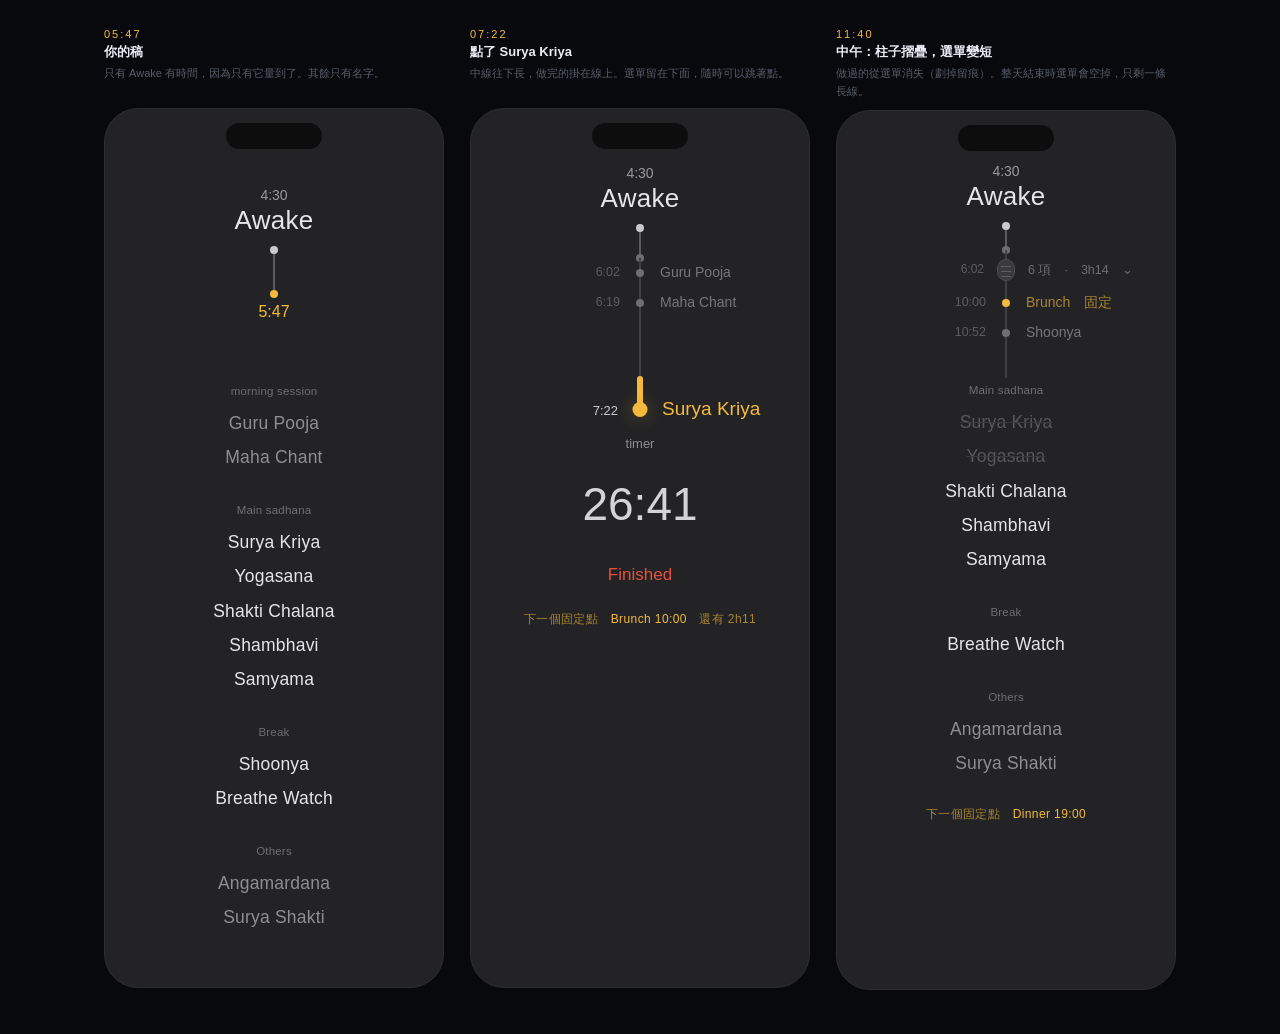
<file: mockups/sadhana-menu.html>
<!doctype html>
<html lang="zh-Hant">
<head>
<meta charset="utf-8">
<title>選單式 Sadhana</title>
<style>
*{box-sizing:border-box;margin:0;padding:0}
body{background:#08090c;padding:28px clamp(10px,2vw,26px) 44px;max-width:100%;overflow-x:hidden;
  font-family:"Avenir Next","Avenir",-apple-system,BlinkMacSystemFont,"PingFang TC",sans-serif;
  -webkit-font-smoothing:antialiased}
.grid{display:flex;flex-wrap:wrap;justify-content:center;gap:26px}
.cell{width:min(340px,100%)}
.st{font-size:11px;color:#f5b93c;letter-spacing:2px;margin-bottom:3px}
.tt{font-size:13px;color:#e8ecf3;font-weight:600;margin-bottom:3px}
.ds{font-size:11px;color:#565d68;line-height:1.65;margin-bottom:10px;min-height:34px}
.p{width:100%;height:880px;border-radius:34px;background:#232325;border:1px solid #2e2e31;
  position:relative;overflow:hidden;text-align:center}
.nc{position:absolute;top:14px;left:50%;transform:translateX(-50%);width:96px;height:26px;
  border-radius:14px;background:#0d0d0e}

/* ── 頂部：已量到的部分 ── */
.top{padding-top:78px}
.t-sm{font-size:14px;color:#9a9a9f;font-weight:400}
.t-lg{font-size:26px;color:#e6e6ea;font-weight:400;letter-spacing:.3px;margin-top:2px}
.seg{position:relative;margin:14px auto 0;width:2px;background:#5a5a5f}
.seg .d0{position:absolute;top:-4px;left:-3px;width:8px;height:8px;border-radius:50%;background:#c9c9ce}
.seg .d1{position:absolute;bottom:-4px;left:-3px;width:8px;height:8px;border-radius:50%;background:#f5b93c}
.t-gd{font-size:16px;color:#f5b93c;margin-top:9px}

/* ── 已完成的項目，掛在同一條中線上 ── */
.done{position:relative;margin-top:0}
.drow{position:relative;height:30px}
.drow .ln{position:absolute;left:50%;top:0;bottom:0;width:2px;background:#3f3f44;transform:translateX(-1px)}
.drow .dt{position:absolute;left:50%;top:11px;width:8px;height:8px;border-radius:50%;
  background:#6e6e73;transform:translateX(-4px)}
.drow .nm{position:absolute;left:calc(50% + 20px);top:6px;font-size:14px;color:#76767c}
.drow .tm{position:absolute;right:calc(50% + 20px);top:7px;font-size:12.5px;color:#5c5c61}
.fold{position:relative;height:38px}
.fold .ln{position:absolute;left:50%;top:0;bottom:0;width:2px;background:#3f3f44;transform:translateX(-1px)}
.fold .cap{position:absolute;left:50%;top:9px;width:18px;height:22px;border-radius:9px;
  background:#3a3a3e;border:1px solid #4d4d52;transform:translateX(-9px)}
.fold .cap i{position:absolute;left:3px;right:3px;height:1px;background:#5c5c61}
.fold .nm{position:absolute;left:calc(50% + 22px);top:12px;font-size:12.5px;color:#6e6e73}
.fold .tm{position:absolute;right:calc(50% + 22px);top:12px;font-size:12px;color:#5c5c61}

/* ── 進行中 ── */
.act{position:relative;height:96px}
.act .ln{position:absolute;left:50%;top:0;width:2px;background:#3f3f44;transform:translateX(-1px)}
.act .hg{position:absolute;left:50%;width:6px;border-radius:3px;background:#f5b93c;transform:translateX(-3px)}
.act .bb{position:absolute;left:50%;width:15px;height:15px;border-radius:50%;background:#f5b93c;
  transform:translateX(-7.5px);box-shadow:0 0 18px rgba(245,185,60,.35)}
.act .nm{position:absolute;left:calc(50% + 22px);font-size:19px;color:#f5b93c}
.act .tm{position:absolute;right:calc(50% + 22px);font-size:13px;color:#c9c9ce}
.tmv{font-size:46px;color:#d4d4d8;font-weight:200;font-variant-numeric:tabular-nums;margin-top:26px}
.tml{font-size:13px;color:#8e8e93}
.fin{color:#e8503a;font-size:17px;margin-top:34px}

/* ── 選單 ── */
.menu{margin-top:26px}
.grp{margin-top:30px}
.grp:first-child{margin-top:0}
.gl{font-size:11.5px;color:#6e6e73;font-weight:400;letter-spacing:.2px;margin-bottom:9px}
.it{font-size:17.5px;color:#e6e6ea;font-weight:400;line-height:1.95;letter-spacing:.2px}
.it.dim{color:#8e8e93}
.it.doneit{color:#57575c;text-decoration:line-through;text-decoration-color:#3a3a3d}
.it.opt{color:#8e8e93}
.anchor{font-size:12px;color:#a98432;letter-spacing:.4px;margin:26px 0 0}
.anchor b{color:#f5b93c;font-weight:400}
</style>
</head>
<body>
<div class="grid">

<!-- ① 你畫的 -->
<div class="cell">
  <div class="st">05:47</div><div class="tt">你的稿</div>
  <div class="ds">只有 Awake 有時間，因為只有它量到了。其餘只有名字。</div>
  <div class="p"><div class="nc"></div>
    <div class="top">
      <div class="t-sm">4:30</div>
      <div class="t-lg">Awake</div>
      <div class="seg" style="height:44px"><span class="d0"></span><span class="d1"></span></div>
      <div class="t-gd">5:47</div>
    </div>
    <div class="menu">
      <div class="grp" style="margin-top:64px">
        <div class="gl">morning session</div>
        <div class="it dim">Guru Pooja</div>
        <div class="it dim">Maha Chant</div>
      </div>
      <div class="grp">
        <div class="gl">Main sadhana</div>
        <div class="it">Surya Kriya</div>
        <div class="it">Yogasana</div>
        <div class="it">Shakti Chalana</div>
        <div class="it">Shambhavi</div>
        <div class="it">Samyama</div>
      </div>
      <div class="grp">
        <div class="gl">Break</div>
        <div class="it">Shoonya</div>
        <div class="it">Breathe Watch</div>
      </div>
      <div class="grp">
        <div class="gl">Others</div>
        <div class="it opt">Angamardana</div>
        <div class="it opt">Surya Shakti</div>
      </div>
    </div>
  </div>
</div>

<!-- ② 點下去之後 -->
<div class="cell">
  <div class="st">07:22</div><div class="tt">點了 Surya Kriya</div>
  <div class="ds">中線往下長，做完的掛在線上。選單留在下面，隨時可以跳著點。</div>
  <div class="p"><div class="nc"></div>
    <div class="top" style="padding-top:56px">
      <div class="t-sm">4:30</div>
      <div class="t-lg">Awake</div>
      <div class="seg" style="height:30px"><span class="d0"></span><span class="d1" style="background:#6e6e73"></span></div>
    </div>
    <div class="done">
      <div class="drow"><span class="ln"></span><span class="dt"></span>
        <span class="tm">6:02</span><span class="nm">Guru Pooja</span></div>
      <div class="drow"><span class="ln"></span><span class="dt"></span>
        <span class="tm">6:19</span><span class="nm">Maha Chant</span></div>
      <div class="drow" style="height:44px"><span class="ln"></span></div>
    </div>
    <div class="act" style="height:74px">
      <span class="ln" style="height:14px"></span>
      <span class="hg" style="top:14px;height:30px"></span>
      <span class="bb" style="top:40px"></span>
      <span class="tm" style="top:41px">7:22</span>
      <span class="nm" style="top:36px">Surya Kriya</span>
    </div>
    <div class="tml">timer</div>
    <div class="tmv">26:41</div>
    <div class="fin">Finished</div>
    <div class="anchor">下一個固定點　<b>Brunch 10:00</b>　還有 2h11</div>
  </div>
</div>

<!-- ③ 中午 -->
<div class="cell">
  <div class="st">11:40</div><div class="tt">中午：柱子摺疊，選單變短</div>
  <div class="ds">做過的從選單消失（劃掉留痕）。整天結束時選單會空掉，只剩一條長線。</div>
  <div class="p"><div class="nc"></div>
    <div class="top" style="padding-top:52px">
      <div class="t-sm">4:30</div>
      <div class="t-lg">Awake</div>
      <div class="seg" style="height:24px"><span class="d0"></span><span class="d1" style="background:#6e6e73"></span></div>
    </div>
    <div class="done">
      <div class="fold"><span class="ln"></span>
        <span class="cap"><i style="top:6px"></i><i style="top:11px"></i><i style="top:16px"></i></span>
        <span class="tm">6:02</span><span class="nm">6 項　·　3h14　⌄</span></div>
      <div class="drow"><span class="ln"></span><span class="dt" style="background:#f5b93c"></span>
        <span class="tm">10:00</span><span class="nm" style="color:#a98432">Brunch　固定</span></div>
      <div class="drow"><span class="ln"></span><span class="dt"></span>
        <span class="tm">10:52</span><span class="nm">Shoonya</span></div>
      <div class="drow" style="height:30px"><span class="ln"></span></div>
    </div>
    <div class="menu" style="margin-top:6px">
      <div class="grp">
        <div class="gl">Main sadhana</div>
        <div class="it doneit">Surya Kriya</div>
        <div class="it doneit">Yogasana</div>
        <div class="it">Shakti Chalana</div>
        <div class="it">Shambhavi</div>
        <div class="it">Samyama</div>
      </div>
      <div class="grp">
        <div class="gl">Break</div>
        <div class="it">Breathe Watch</div>
      </div>
      <div class="grp">
        <div class="gl">Others</div>
        <div class="it opt">Angamardana</div>
        <div class="it opt">Surya Shakti</div>
      </div>
    </div>
    <div class="anchor">下一個固定點　<b>Dinner 19:00</b></div>
  </div>
</div>

</div>
</body>
</html>
</file>
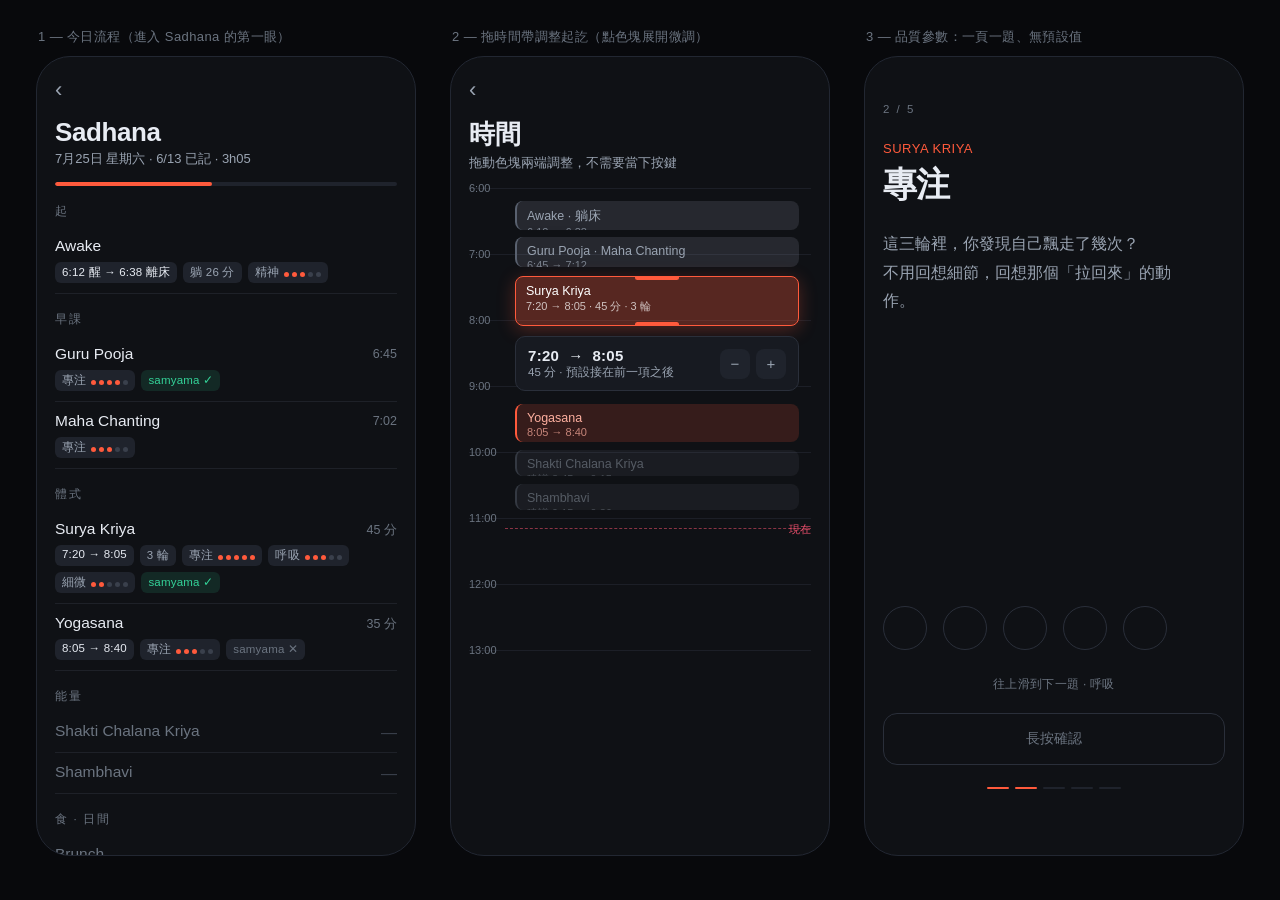
<file: mockups/sadhana-mock.html>
<!doctype html>
<html lang="zh-Hant">
<head>
<meta charset="utf-8">
<title>Sadhana 版面草稿</title>
<style>
:root{
  --bg:#0f1115; --bg-elev:#171a21; --bg-elev2:#1f232c; --line:#2a2f3a;
  --text:#e8ecf3; --text-dim:#9aa4b2; --text-faint:#6b7480;
  --accent:#ff5a3c; --accent-2:#34d399; --accent-3:#60a5fa; --gold:#f5c451; --danger:#f0506e;
  --jr-card:#2a2a2d;
}
*{box-sizing:border-box;margin:0;padding:0}
body{
  background:#08090c; padding:28px clamp(10px,3vw,36px);
  font-family:-apple-system,BlinkMacSystemFont,"PingFang TC","Helvetica Neue",sans-serif;
  color:var(--text); -webkit-font-smoothing:antialiased;
}
.stage{display:flex;flex-wrap:wrap;justify-content:center;gap:34px;align-items:flex-start}
.col{width:min(380px,100%)}
.cap{font-size:13px;color:var(--text-faint);letter-spacing:.4px;margin-bottom:10px;padding-left:2px}
.phone{width:100%; height:800px; background:var(--bg); border-radius:34px;
  border:1px solid #222732; padding:16px 18px 0; overflow:hidden; position:relative;
}

/* ── 頁首 ───────────────────────────── */
.nav{display:flex;align-items:center;gap:12px;height:34px}
.back{color:var(--text-dim);font-size:22px;line-height:1}
.h1{font-size:26px;font-weight:800;letter-spacing:-.4px;margin:10px 0 2px}
.sub{font-size:13px;color:var(--text-dim)}
.pbar{height:4px;background:var(--bg-elev2);border-radius:99px;margin:14px 0 4px;overflow:hidden}
.pbar i{display:block;height:100%;width:46%;background:var(--accent);border-radius:99px}

/* ── 分組與列 ────────────────────────── */
.grp{font-size:11.5px;color:var(--text-faint);letter-spacing:1.6px;margin:18px 0 8px;text-transform:uppercase}
.row{display:flex;align-items:flex-start;justify-content:space-between;gap:10px;padding:10px 0;border-bottom:1px solid rgba(42,47,58,.55)}
.row:last-child{border-bottom:0}
.nm{font-size:15.5px;font-weight:500}
.row.todo .nm{color:var(--text-faint);font-weight:400}
.meta{display:flex;flex-wrap:wrap;gap:6px;margin-top:7px}
.chip{font-size:11.5px;color:var(--text-dim);background:var(--bg-elev2);border-radius:6px;padding:3px 7px;letter-spacing:.2px}
.chip.t{color:var(--text)}
.chip.sam{color:var(--accent-2);background:rgba(52,211,153,.12)}
.chip.no{color:var(--text-faint)}
.dots{display:inline-flex;gap:3px;vertical-align:-1px;margin-left:5px}
.dots b{width:5px;height:5px;border-radius:99px;background:#3a404c;display:block}
.dots b.on{background:var(--accent)}
.right{font-size:12.5px;color:var(--text-faint);white-space:nowrap;padding-top:2px}
.dash{color:#3a404c;font-size:16px}

/* ── 時間帶 ─────────────────────────── */
.band{position:relative;margin-top:16px;height:596px}
.hr{position:absolute;left:0;right:0;border-top:1px solid rgba(42,47,58,.5)}
.hrl{position:absolute;left:0;font-size:11px;color:var(--text-faint);transform:translateY(-6px)}
.blk{position:absolute;left:46px;right:12px;border-radius:8px;padding:7px 10px;overflow:hidden}
.blk .bn{font-size:12.5px;font-weight:500}
.blk .bt{font-size:11px;opacity:.72;margin-top:1px}
.b-gray{background:rgba(154,164,178,.16);color:var(--text-dim);border-left:2px solid #59616f}
.b-acc{background:rgba(255,90,60,.16);color:#ffb0a0;border-left:2px solid var(--accent)}
.b-sel{background:rgba(255,90,60,.3);color:#fff;border:1px solid var(--accent);box-shadow:0 4px 18px rgba(255,90,60,.28)}
.hnd{position:absolute;left:50%;transform:translateX(-50%);width:44px;height:5px;border-radius:99px;background:var(--accent)}
.hnd.top{top:-2px} .hnd.bot{bottom:-2px}
.nowline{position:absolute;left:36px;right:0;border-top:1px dashed rgba(240,80,110,.55)}
.pop{position:absolute;left:46px;right:12px;background:var(--bg-elev);border:1px solid var(--line);border-radius:10px;padding:10px 12px;display:flex;align-items:center;justify-content:space-between}
.pop .tm{font-size:15px;font-weight:600;letter-spacing:.3px}
.pop .du{font-size:11.5px;color:var(--text-dim);margin-top:1px}
.stp{display:flex;gap:6px}
.stp span{width:30px;height:30px;border-radius:8px;background:var(--bg-elev2);color:var(--text-dim);font-size:15px;display:flex;align-items:center;justify-content:center}

/* ── 一頁一題 ───────────────────────── */
.q-wrap{display:flex;flex-direction:column;height:734px;padding-top:30px}
.q-of{font-size:11.5px;color:var(--text-faint);letter-spacing:2px}
.q-nm{font-size:13px;color:var(--accent);margin-top:26px;letter-spacing:.5px}
.q-lb{font-size:34px;font-weight:800;letter-spacing:-.6px;margin-top:6px}
.q-tx{font-size:15.5px;line-height:1.85;color:var(--text-dim);margin-top:22px;max-width:290px}
.scale{display:flex;gap:16px;margin-top:auto;margin-bottom:26px}
.scale i{width:44px;height:44px;border-radius:99px;border:1.5px solid var(--line);display:block}
.hint{font-size:12px;color:var(--text-faint);text-align:center;margin-bottom:20px;letter-spacing:.3px}
.hold{height:52px;border-radius:14px;border:1px solid var(--line);color:var(--text-faint);font-size:14px;display:flex;align-items:center;justify-content:center;margin-bottom:22px}
.pips{display:flex;gap:6px;justify-content:center;margin-bottom:18px}
.pips i{width:22px;height:2.5px;border-radius:99px;background:var(--bg-elev2);display:block}
.pips i.on{background:var(--accent)}
</style>
</head>
<body>
<div class="stage">

  <!-- ══ 1. 今日流程 ══ -->
  <div class="col">
    <div class="cap">1 — 今日流程（進入 Sadhana 的第一眼）</div>
    <div class="phone">
      <div class="nav"><span class="back">‹</span></div>
      <div class="h1">Sadhana</div>
      <div class="sub">7月25日 星期六 · 6/13 已記 · 3h05</div>
      <div class="pbar"><i></i></div>

      <div class="grp">起</div>
      <div class="row">
        <div>
          <div class="nm">Awake</div>
          <div class="meta">
            <span class="chip t">6:12 醒 → 6:38 離床</span>
            <span class="chip">躺 26 分</span>
            <span class="chip">精神<span class="dots"><b class="on"></b><b class="on"></b><b class="on"></b><b></b><b></b></span></span>
          </div>
        </div>
      </div>

      <div class="grp">早課</div>
      <div class="row">
        <div>
          <div class="nm">Guru Pooja</div>
          <div class="meta">
            <span class="chip">專注<span class="dots"><b class="on"></b><b class="on"></b><b class="on"></b><b class="on"></b><b></b></span></span>
            <span class="chip sam">samyama ✓</span>
          </div>
        </div>
        <div class="right">6:45</div>
      </div>
      <div class="row">
        <div>
          <div class="nm">Maha Chanting</div>
          <div class="meta">
            <span class="chip">專注<span class="dots"><b class="on"></b><b class="on"></b><b class="on"></b><b></b><b></b></span></span>
          </div>
        </div>
        <div class="right">7:02</div>
      </div>

      <div class="grp">體式</div>
      <div class="row">
        <div>
          <div class="nm">Surya Kriya</div>
          <div class="meta">
            <span class="chip t">7:20 → 8:05</span>
            <span class="chip">3 輪</span>
            <span class="chip">專注<span class="dots"><b class="on"></b><b class="on"></b><b class="on"></b><b class="on"></b><b class="on"></b></span></span>
            <span class="chip">呼吸<span class="dots"><b class="on"></b><b class="on"></b><b class="on"></b><b></b><b></b></span></span>
            <span class="chip">細微<span class="dots"><b class="on"></b><b class="on"></b><b></b><b></b><b></b></span></span>
            <span class="chip sam">samyama ✓</span>
          </div>
        </div>
        <div class="right">45 分</div>
      </div>
      <div class="row">
        <div>
          <div class="nm">Yogasana</div>
          <div class="meta">
            <span class="chip t">8:05 → 8:40</span>
            <span class="chip">專注<span class="dots"><b class="on"></b><b class="on"></b><b class="on"></b><b></b><b></b></span></span>
            <span class="chip no">samyama ✕</span>
          </div>
        </div>
        <div class="right">35 分</div>
      </div>

      <div class="grp">能量</div>
      <div class="row todo">
        <div><div class="nm">Shakti Chalana Kriya</div></div>
        <div class="right dash">—</div>
      </div>
      <div class="row todo">
        <div><div class="nm">Shambhavi</div></div>
        <div class="right dash">—</div>
      </div>

      <div class="grp">食 · 日間</div>
      <div class="row todo"><div><div class="nm">Brunch</div></div><div class="right dash">—</div></div>
      <div class="row todo"><div><div class="nm">Shoonya</div></div><div class="right dash">—</div></div>
      <div class="row todo"><div><div class="nm">Work</div></div><div class="right dash">—</div></div>
    </div>
  </div>

  <!-- ══ 2. 時間帶調整 ══ -->
  <div class="col">
    <div class="cap">2 — 拖時間帶調整起訖（點色塊展開微調）</div>
    <div class="phone">
      <div class="nav"><span class="back">‹</span></div>
      <div class="h1">時間</div>
      <div class="sub">拖動色塊兩端調整，不需要當下按鍵</div>

      <div class="band">
        <div class="hr" style="top:0"></div>      <div class="hrl" style="top:0">6:00</div>
        <div class="hr" style="top:66px"></div>   <div class="hrl" style="top:66px">7:00</div>
        <div class="hr" style="top:132px"></div>  <div class="hrl" style="top:132px">8:00</div>
        <div class="hr" style="top:198px"></div>  <div class="hrl" style="top:198px">9:00</div>
        <div class="hr" style="top:264px"></div>  <div class="hrl" style="top:264px">10:00</div>
        <div class="hr" style="top:330px"></div>  <div class="hrl" style="top:330px">11:00</div>
        <div class="hr" style="top:396px"></div>  <div class="hrl" style="top:396px">12:00</div>
        <div class="hr" style="top:462px"></div>  <div class="hrl" style="top:462px">13:00</div>

        <div class="blk b-gray" style="top:13px;height:29px">
          <div class="bn">Awake · 躺床</div><div class="bt">6:12 → 6:38</div>
        </div>
        <div class="blk b-gray" style="top:49px;height:30px">
          <div class="bn">Guru Pooja · Maha Chanting</div><div class="bt">6:45 → 7:12</div>
        </div>

        <div class="blk b-sel" style="top:88px;height:50px">
          <div class="hnd top"></div>
          <div class="bn">Surya Kriya</div><div class="bt">7:20 → 8:05 · 45 分 · 3 輪</div>
          <div class="hnd bot"></div>
        </div>

        <div class="pop" style="top:148px">
          <div>
            <div class="tm">7:20 &nbsp;→&nbsp; 8:05</div>
            <div class="du">45 分 · 預設接在前一項之後</div>
          </div>
          <div class="stp"><span>−</span><span>+</span></div>
        </div>

        <div class="blk b-acc" style="top:216px;height:38px">
          <div class="bn">Yogasana</div><div class="bt">8:05 → 8:40</div>
        </div>
        <div class="blk b-gray" style="top:262px;height:26px;opacity:.5">
          <div class="bn">Shakti Chalana Kriya</div><div class="bt">建議 8:45 → 9:15</div>
        </div>
        <div class="blk b-gray" style="top:296px;height:26px;opacity:.5">
          <div class="bn">Shambhavi</div><div class="bt">建議 9:15 → 9:36</div>
        </div>
        <div class="nowline" style="top:340px"></div>
        <div class="hrl" style="top:340px;left:auto;right:0;color:#f0506e">現在</div>
      </div>
    </div>
  </div>

  <!-- ══ 3. 一頁一題 ══ -->
  <div class="col">
    <div class="cap">3 — 品質參數：一頁一題、無預設值</div>
    <div class="phone">
      <div class="q-wrap">
        <div class="q-of">2 / 5</div>
        <div class="q-nm">SURYA KRIYA</div>
        <div class="q-lb">專注</div>
        <div class="q-tx">這三輪裡，你發現自己飄走了幾次？<br>不用回想細節，回想那個「拉回來」的動作。</div>

        <div class="scale">
          <i></i><i></i><i></i><i></i><i></i>
        </div>
        <div class="hint">往上滑到下一題 · 呼吸</div>
        <div class="hold">長按確認</div>
        <div class="pips"><i class="on"></i><i class="on"></i><i></i><i></i><i></i></div>
      </div>
    </div>
  </div>

</div>
</body>
</html>
</file>
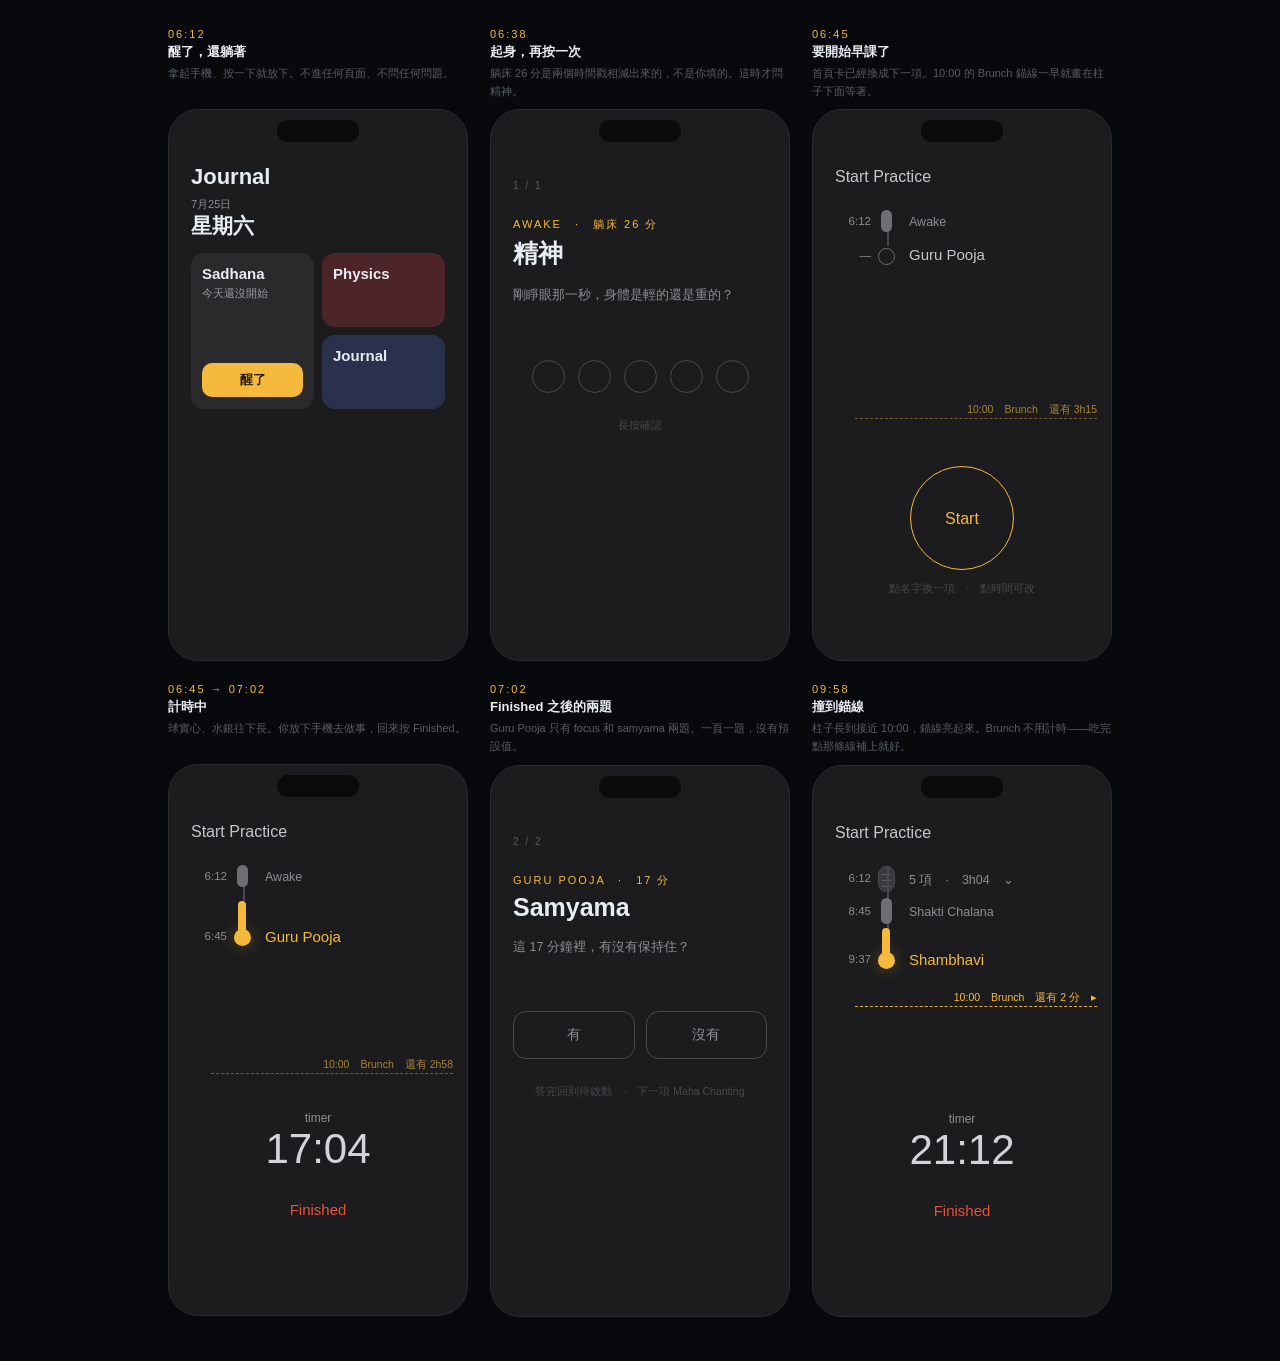
<file: mockups/sadhana-morning.html>
<!doctype html>
<html lang="zh-Hant">
<head>
<meta charset="utf-8">
<title>早晨流程六格</title>
<style>
*{box-sizing:border-box;margin:0;padding:0}
body{background:#08090c;padding:28px clamp(10px,2vw,26px) 44px;max-width:100%;overflow-x:hidden;
  font-family:-apple-system,BlinkMacSystemFont,"PingFang TC",sans-serif;-webkit-font-smoothing:antialiased}
.grid{display:flex;flex-wrap:wrap;justify-content:center;gap:22px}
.cell{width:min(300px,100%)}
.st{font-size:11px;color:#f5b93c;letter-spacing:2px;margin-bottom:3px}
.tt{font-size:13px;color:#e8ecf3;font-weight:600;margin-bottom:3px}
.ds{font-size:11px;color:#565d68;line-height:1.65;margin-bottom:9px;min-height:36px}
.p{width:100%;height:552px;border-radius:30px;background:#1c1c1e;border:1px solid #2a2a2d;
  position:relative;overflow:hidden;padding:0 22px}
.nc{position:absolute;top:10px;left:50%;transform:translateX(-50%);width:82px;height:22px;
  border-radius:12px;background:#0a0a0b}

.ttl{color:#c7c7cc;font-size:16px;padding-top:58px}
.jt{font-size:22px;font-weight:800;color:#e8ecf3;padding-top:54px}
.jd{font-size:11px;color:#8e8e93;margin-top:7px}
.jd2{font-size:21px;font-weight:800;color:#e8ecf3;margin:0 0 13px}
.cds{display:grid;grid-template-columns:1fr 1fr;gap:8px}
.cd{border-radius:13px;padding:12px 11px;min-height:72px}
.cd.big{grid-row:span 2;background:#2a2a2d;min-height:156px;display:flex;flex-direction:column}
.cd.r{background:#4d2529}.cd.b{background:#29314d}
.ct{font-size:15px;font-weight:700;color:#e8ecf3}
.cs{font-size:10.5px;color:#9a9aa0;margin-top:4px;line-height:1.5}
.cta{margin-top:auto;background:#f5b93c;color:#241d0c;border-radius:10px;height:34px;
  font-size:12.5px;font-weight:700;display:flex;align-items:center;justify-content:center}
.cta.ghost{background:none;border:1px solid #6e6e73;color:#c7c7cc;font-weight:500}
.cmini{margin-top:auto;font-size:11px;color:#8e8e93;line-height:1.7}
.cmini b{color:#f5b93c;font-weight:600}

/* 柱子 */
.rail{position:relative;margin-top:18px;height:250px}
.ln{position:absolute;left:52px;width:1.5px;background:#4a4a4d}
.pl{position:absolute;left:46px;width:11px;border-radius:6px;background:#6e6e73}
.fd{position:absolute;left:43px;width:17px;height:26px;border-radius:9px;background:#3a3a3e;border:1px solid #4a4a4d}
.fd i{position:absolute;left:3px;right:3px;height:1px;background:#5c5c61}
.tl{position:absolute;left:0;width:36px;text-align:right;color:#8e8e93;font-size:11.5px}
.nl{position:absolute;left:74px;color:#8e8e93;font-size:12.5px;white-space:nowrap}
.gp{position:absolute;left:74px;color:#3a3a3d;font-size:10px}
.bb{position:absolute;left:43px;width:17px;height:17px;border-radius:50%;background:#f5b93c;
  box-shadow:0 0 16px rgba(245,185,60,.3)}
.bb.id{background:none;border:1.4px solid #6e6e73;box-shadow:none}
.sm{position:absolute;left:47px;width:8px;border-radius:4px 4px 0 0;background:#f5b93c}
.nl.on{color:#f5b93c;font-size:15px}
.nl.id{color:#c7c7cc;font-size:15px}
/* 錨線 */
.anc{position:absolute;left:20px;right:-8px;border-top:1px dashed rgba(245,185,60,.42)}
.anct{position:absolute;right:-8px;color:#a98432;font-size:10.5px;transform:translateY(-15px);text-align:right}
.anc.hot{border-top-color:rgba(245,185,60,.9)}
.anc.hot+.anct{color:#f5b93c}

.tmw{text-align:center;margin-top:2px}
.tml{color:#8e8e93;font-size:12px}
.tmv{color:#d4d4d8;font-size:42px;font-weight:300;font-variant-numeric:tabular-nums}
.fin{text-align:center;margin-top:28px;color:#e8503a;font-size:15px}
.sbig{text-align:center;margin-top:12px}
.sbig .b{display:inline-block;width:104px;height:104px;border-radius:50%;border:1.3px solid #f5b93c;
  color:#f5b93c;font-size:16px;line-height:104px}
.hint{text-align:center;color:#48484c;font-size:10.5px;margin-top:12px}

/* 一頁一題 */
.q{padding-top:70px}
.qo{font-size:10px;color:#5c5c61;letter-spacing:2px}
.qn{font-size:11px;color:#f5b93c;letter-spacing:2px;margin-top:26px}
.ql{font-size:25px;color:#e8ecf3;font-weight:600;margin-top:5px}
.qt{font-size:12.5px;color:#8e8e93;line-height:1.9;margin-top:14px}
.dots{display:flex;gap:13px;justify-content:center;margin-top:52px}
.dots i{width:33px;height:33px;border-radius:50%;border:1.3px solid #4a4a4d;display:block}
.yn{display:flex;gap:11px;margin-top:52px}
.yn i{flex:1;height:48px;border-radius:13px;border:1.3px solid #4a4a4d;color:#8e8e93;font-size:14px;
  display:flex;align-items:center;justify-content:center;font-style:normal}
.qh{text-align:center;color:#48484c;font-size:10.5px;margin-top:26px}
</style>
</head>
<body>
<div class="grid">

<!-- ① -->
<div class="cell">
  <div class="st">06:12</div><div class="tt">醒了，還躺著</div>
  <div class="ds">拿起手機、按一下就放下。不進任何頁面、不問任何問題。</div>
  <div class="p"><div class="nc"></div>
    <div class="jt">Journal</div><div class="jd">7月25日</div><div class="jd2">星期六</div>
    <div class="cds">
      <div class="cd big"><div class="ct">Sadhana</div>
        <div class="cs">今天還沒開始</div>
        <div class="cta">醒了</div></div>
      <div class="cd r"><div class="ct">Physics</div></div>
      <div class="cd b"><div class="ct">Journal</div></div>
    </div>
  </div>
</div>

<!-- ② -->
<div class="cell">
  <div class="st">06:38</div><div class="tt">起身，再按一次</div>
  <div class="ds">躺床 26 分是兩個時間戳相減出來的，不是你填的。這時才問精神。</div>
  <div class="p"><div class="nc"></div>
    <div class="q">
      <div class="qo">1 / 1</div>
      <div class="qn">AWAKE　·　躺床 26 分</div>
      <div class="ql">精神</div>
      <div class="qt">剛睜眼那一秒，身體是輕的還是重的？</div>
      <div class="dots"><i></i><i></i><i></i><i></i><i></i></div>
      <div class="qh">長按確認</div>
    </div>
  </div>
</div>

<!-- ③ -->
<div class="cell">
  <div class="st">06:45</div><div class="tt">要開始早課了</div>
  <div class="ds">首頁卡已經換成下一項。10:00 的 Brunch 錨線一早就畫在柱子下面等著。</div>
  <div class="p"><div class="nc"></div>
    <div class="ttl">Start Practice</div>
    <div class="rail">
      <div class="ln" style="top:6px;height:36px"></div>
      <div class="pl" style="top:6px;height:22px"></div>
      <div class="tl" style="top:11px">6:12</div>
      <div class="nl" style="top:11px">Awake</div>
      <div class="bb id" style="top:44px"></div>
      <div class="tl" style="top:45px">—</div>
      <div class="nl id" style="top:42px">Guru Pooja</div>
      <div class="anc" style="top:214px"></div>
      <div class="anct" style="top:214px">10:00　Brunch　還有 3h15</div>
    </div>
    <div class="sbig"><span class="b">Start</span></div>
    <div class="hint">點名字換一項　·　點時間可改</div>
  </div>
</div>

<!-- ④ -->
<div class="cell">
  <div class="st">06:45 → 07:02</div><div class="tt">計時中</div>
  <div class="ds">球實心、水銀往下長。你放下手機去做事，回來按 Finished。</div>
  <div class="p"><div class="nc"></div>
    <div class="ttl">Start Practice</div>
    <div class="rail">
      <div class="ln" style="top:6px;height:36px"></div>
      <div class="pl" style="top:6px;height:22px"></div>
      <div class="tl" style="top:11px">6:12</div>
      <div class="nl" style="top:11px">Awake</div>
      <div class="sm" style="top:42px;height:34px"></div>
      <div class="bb" style="top:70px"></div>
      <div class="tl" style="top:71px">6:45</div>
      <div class="nl on" style="top:69px">Guru Pooja</div>
      <div class="anc" style="top:214px"></div>
      <div class="anct" style="top:214px">10:00　Brunch　還有 2h58</div>
    </div>
    <div class="tmw"><div class="tml">timer</div><div class="tmv">17:04</div></div>
    <div class="fin">Finished</div>
  </div>
</div>

<!-- ⑤ -->
<div class="cell">
  <div class="st">07:02</div><div class="tt">Finished 之後的兩題</div>
  <div class="ds">Guru Pooja 只有 focus 和 samyama 兩題。一頁一題，沒有預設值。</div>
  <div class="p"><div class="nc"></div>
    <div class="q">
      <div class="qo">2 / 2</div>
      <div class="qn">GURU POOJA　·　17 分</div>
      <div class="ql">Samyama</div>
      <div class="qt">這 17 分鐘裡，有沒有保持住？</div>
      <div class="yn"><i>有</i><i>沒有</i></div>
      <div class="qh">答完回到待啟動　·　下一項 Maha Chanting</div>
    </div>
  </div>
</div>

<!-- ⑥ -->
<div class="cell">
  <div class="st">09:58</div><div class="tt">撞到錨線</div>
  <div class="ds">柱子長到接近 10:00，錨線亮起來。Brunch 不用計時——吃完點那條線補上就好。</div>
  <div class="p"><div class="nc"></div>
    <div class="ttl">Start Practice</div>
    <div class="rail">
      <div class="fd" style="top:6px"><i style="top:7px"></i><i style="top:13px"></i><i style="top:19px"></i></div>
      <div class="tl" style="top:12px">6:12</div>
      <div class="nl" style="top:12px" >5 項　·　3h04　⌄</div>
      <div class="ln" style="top:6px;height:96px"></div>
      <div class="pl" style="top:38px;height:26px"></div>
      <div class="tl" style="top:45px">8:45</div>
      <div class="nl" style="top:45px">Shakti Chalana</div>
      <div class="sm" style="top:68px;height:30px"></div>
      <div class="bb" style="top:92px"></div>
      <div class="tl" style="top:93px">9:37</div>
      <div class="nl on" style="top:91px">Shambhavi</div>
      <div class="anc hot" style="top:146px"></div>
      <div class="anct" style="top:146px">10:00　Brunch　還有 2 分　▸</div>
    </div>
    <div class="tmw"><div class="tml">timer</div><div class="tmv">21:12</div></div>
    <div class="fin">Finished</div>
  </div>
</div>

</div>
</body>
</html>
</file>
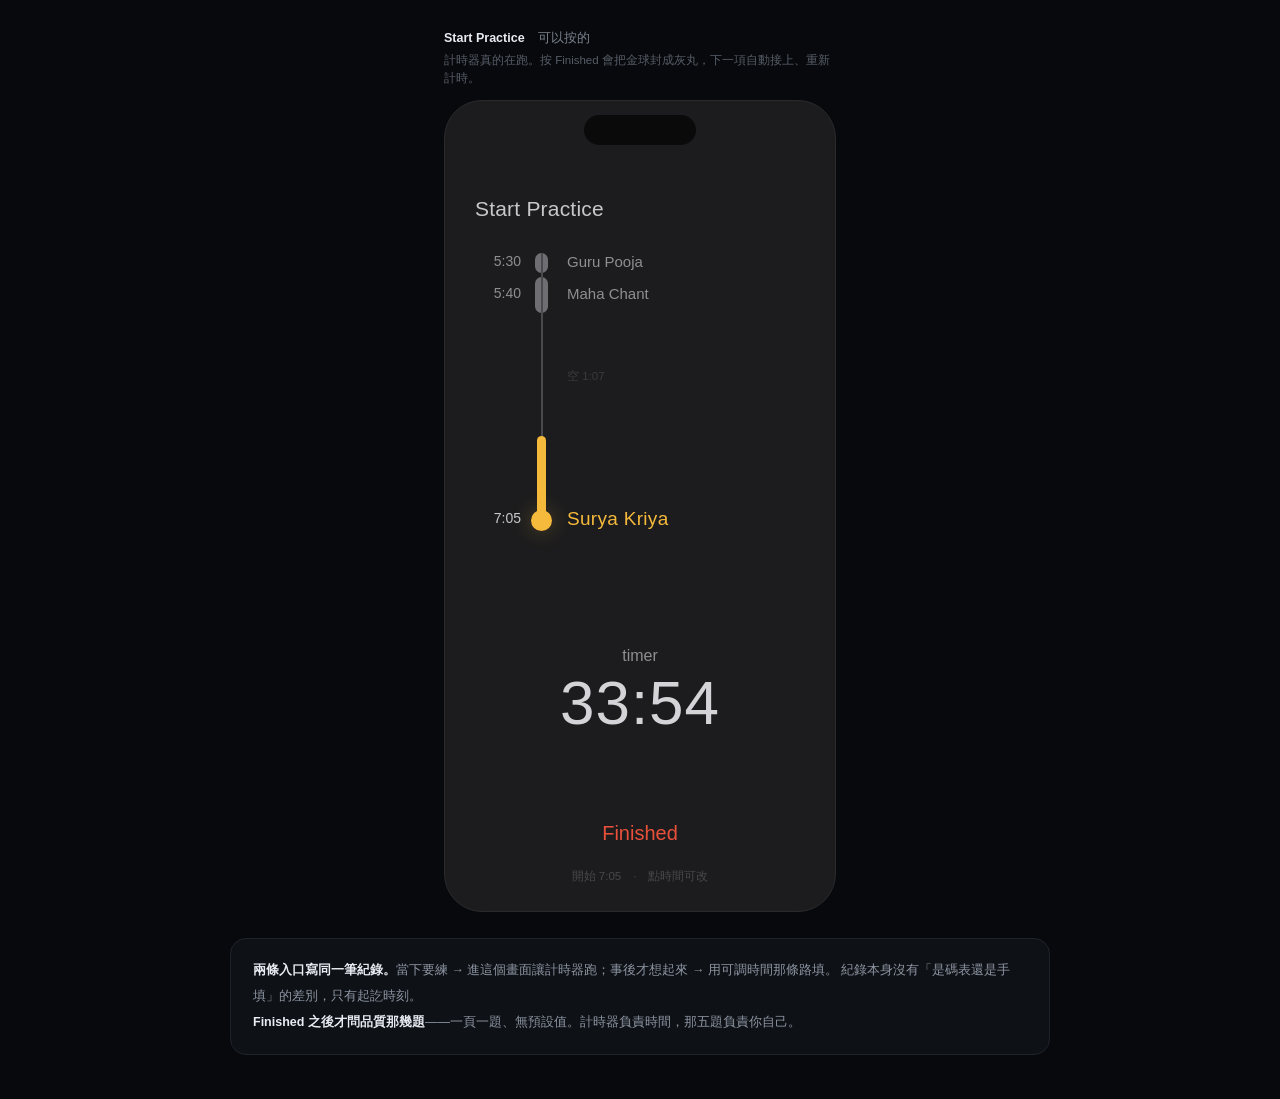
<file: mockups/sadhana-practice.html>
<!doctype html>
<html lang="zh-Hant">
<head>
<meta charset="utf-8">
<title>Start Practice</title>
<style>
*{box-sizing:border-box;margin:0;padding:0}
body{background:#08090c;padding:30px clamp(10px,3vw,32px) 44px;max-width:100%;overflow-x:hidden;
  font-family:-apple-system,BlinkMacSystemFont,"PingFang TC",sans-serif;-webkit-font-smoothing:antialiased}
.stage{display:flex;flex-wrap:wrap;justify-content:center;gap:34px;align-items:flex-start}
.col{width:min(392px,100%)}
.cap{font-size:12.5px;color:#7a828e;margin-bottom:4px}
.cap b{color:#e8ecf3;font-weight:600}
.cap2{font-size:11.5px;color:#565d68;margin-bottom:12px;line-height:1.6}

.phone{width:100%;height:812px;border-radius:38px;background:#1c1c1e;position:relative;
  overflow:hidden;border:1px solid #2a2a2d;padding:0 30px}
.notch{position:absolute;top:14px;left:50%;transform:translateX(-50%);width:112px;height:30px;
  border-radius:16px;background:#0a0a0b}
.title{color:#c7c7cc;font-size:21px;font-weight:400;padding-top:96px;letter-spacing:.2px}

.rail{position:relative;margin-top:26px;height:392px}
.line{position:absolute;left:66px;top:0;width:1.5px;background:#4a4a4d}
.pill{position:absolute;left:60px;width:13px;border-radius:7px;background:#6e6e73}
.tlab{position:absolute;left:0;width:46px;color:#8e8e93;font-size:14px;text-align:right}
.nlab{position:absolute;left:92px;color:#8e8e93;font-size:15px;white-space:nowrap}
.gaplab{position:absolute;left:92px;color:#3a3a3d;font-size:11.5px}

.bulb{position:absolute;left:56px;width:21px;height:21px;border-radius:50%;background:#f5b93c;
  box-shadow:0 0 22px rgba(245,185,60,.30)}
.stem{position:absolute;left:62px;width:9px;border-radius:5px 5px 0 0;background:#f5b93c}
.nlab.on{color:#f5b93c;font-size:19px;letter-spacing:.3px}
.tlab.on{color:#c7c7cc}

.tmwrap{text-align:center;margin-top:8px}
.tmlab{color:#8e8e93;font-size:16px}
.tmval{color:#d4d4d8;font-size:62px;font-weight:300;letter-spacing:1px;margin-top:2px;
  font-variant-numeric:tabular-nums}
.fin{text-align:center;margin-top:74px}
.fin span{color:#e8503a;font-size:20px;cursor:pointer;padding:10px 24px;border-radius:12px;
  display:inline-block}
.fin span:active{background:rgba(232,80,58,.12)}
.adj{text-align:center;color:#48484c;font-size:11.5px;margin-top:14px}

.note{width:min(820px,100%);margin:26px auto 0;background:#0e1116;border:1px solid #1e232c;
  border-radius:16px;padding:18px 22px;font-size:12.5px;color:#8d95a2;line-height:2.1}
.note b{color:#e8ecf3}
</style>
</head>
<body>
<div class="stage">

  <div class="col">
    <div class="cap"><b>Start Practice</b>　可以按的</div>
    <div class="cap2">計時器真的在跑。按 Finished 會把金球封成灰丸，下一項自動接上、重新計時。</div>
    <div class="phone">
      <div class="notch"></div>
      <div class="title">Start Practice</div>
      <div class="rail" id="rail"></div>
      <div class="tmwrap">
        <div class="tmlab">timer</div>
        <div class="tmval" id="tm">00:00</div>
      </div>
      <div class="fin"><span id="fin">Finished</span></div>
      <div class="adj" id="adj">開始 7:05　·　點時間可改</div>
    </div>
  </div>

</div>

<div class="note">
  <b>兩條入口寫同一筆紀錄。</b>當下要練 → 進這個畫面讓計時器跑；事後才想起來 → 用可調時間那條路填。
  紀錄本身沒有「是碼表還是手填」的差別，只有起訖時刻。<br>
  <b>Finished 之後才問品質那幾題</b>——一頁一題、無預設值。計時器負責時間，那五題負責你自己。
</div>

<script>
/* 今天：已完成 + 進行中 + 待接的鏈 */
const DONE=[{n:'Guru Pooja',t:'5:30',d:10},{n:'Maha Chant',t:'5:40',d:18}];
const QUEUE=['Surya Kriya','Yogasana','Shakti Chalana','Shambhavi'];
let qi=0, startMin=7*60+5, elapsed=33*60+53, t0=Date.now();

const M2=m=>Math.floor(m/60)+':'+String(m%60).padStart(2,'0');
const rail=document.getElementById('rail');

function layout(){
  rail.innerHTML='';
  const K=2.0, H=392;
  let y=6, prev=null;
  const put=(html)=>rail.insertAdjacentHTML('beforeend',html);

  DONE.forEach(o=>{
    const A=(+o.t.split(':')[0])*60+(+o.t.split(':')[1]);
    if(prev!=null){
      const g=A-prev;
      if(g>=20){                                   /* 空白折疊 */
        const h=54+Math.min(84,Math.sqrt(g)*8);
        put(`<div class="gaplab" style="top:${y+h/2-8}px">空 ${M2(g)}</div>`);
        y+=h;
      } else y+=g*K;
    }
    const h=Math.max(o.d*K,18);
    put(`<div class="pill" style="top:${y}px;height:${h}px"></div>`);
    put(`<div class="tlab" style="top:${y+h/2-10}px">${o.t}</div>`);
    put(`<div class="nlab" style="top:${y+h/2-10}px">${o.n}</div>`);
    prev=A+o.d; y+=h+4;
  });

  /* 進行中：溫度計的球 */
  const g=startMin-prev;
  if(g>=20){const h=54+Math.min(84,Math.sqrt(g)*8);
    put(`<div class="gaplab" style="top:${y+h/2-8}px">空 ${M2(g)}</div>`); y+=h}
  else y+=Math.max(g,0)*K;

  const stemH=Math.max(Math.round(elapsed/60*K),4);
  put(`<div class="line" style="top:6px;height:${y+6}px"></div>`);
  put(`<div class="stem" style="top:${y}px;height:${stemH+12}px"></div>`);
  put(`<div class="bulb" style="top:${y+stemH+6}px"></div>`);
  put(`<div class="tlab on" style="top:${y+stemH+6}px">${M2(startMin)}</div>`);
  put(`<div class="nlab on" style="top:${y+stemH+4}px">${QUEUE[qi]}</div>`);
  rail.style.height=Math.max(H,y+stemH+50)+'px';
}

function tick(){
  const e=elapsed+Math.floor((Date.now()-t0)/1000);
  document.getElementById('tm').textContent=
    String(Math.floor(e/60)).padStart(2,'0')+':'+String(e%60).padStart(2,'0');
}
document.getElementById('fin').onclick=()=>{
  const mins=Math.max(1,Math.round((elapsed+(Date.now()-t0)/1000)/60));
  DONE.push({n:QUEUE[qi],t:M2(startMin),d:mins});
  startMin+=mins+2; qi=(qi+1)%QUEUE.length;
  elapsed=0; t0=Date.now();
  document.getElementById('adj').textContent=`開始 ${M2(startMin)}　·　點時間可改`;
  layout(); tick();
};
layout(); tick(); setInterval(()=>{tick();},1000);
setInterval(layout,15000);
</script>
</body>
</html>
</file>
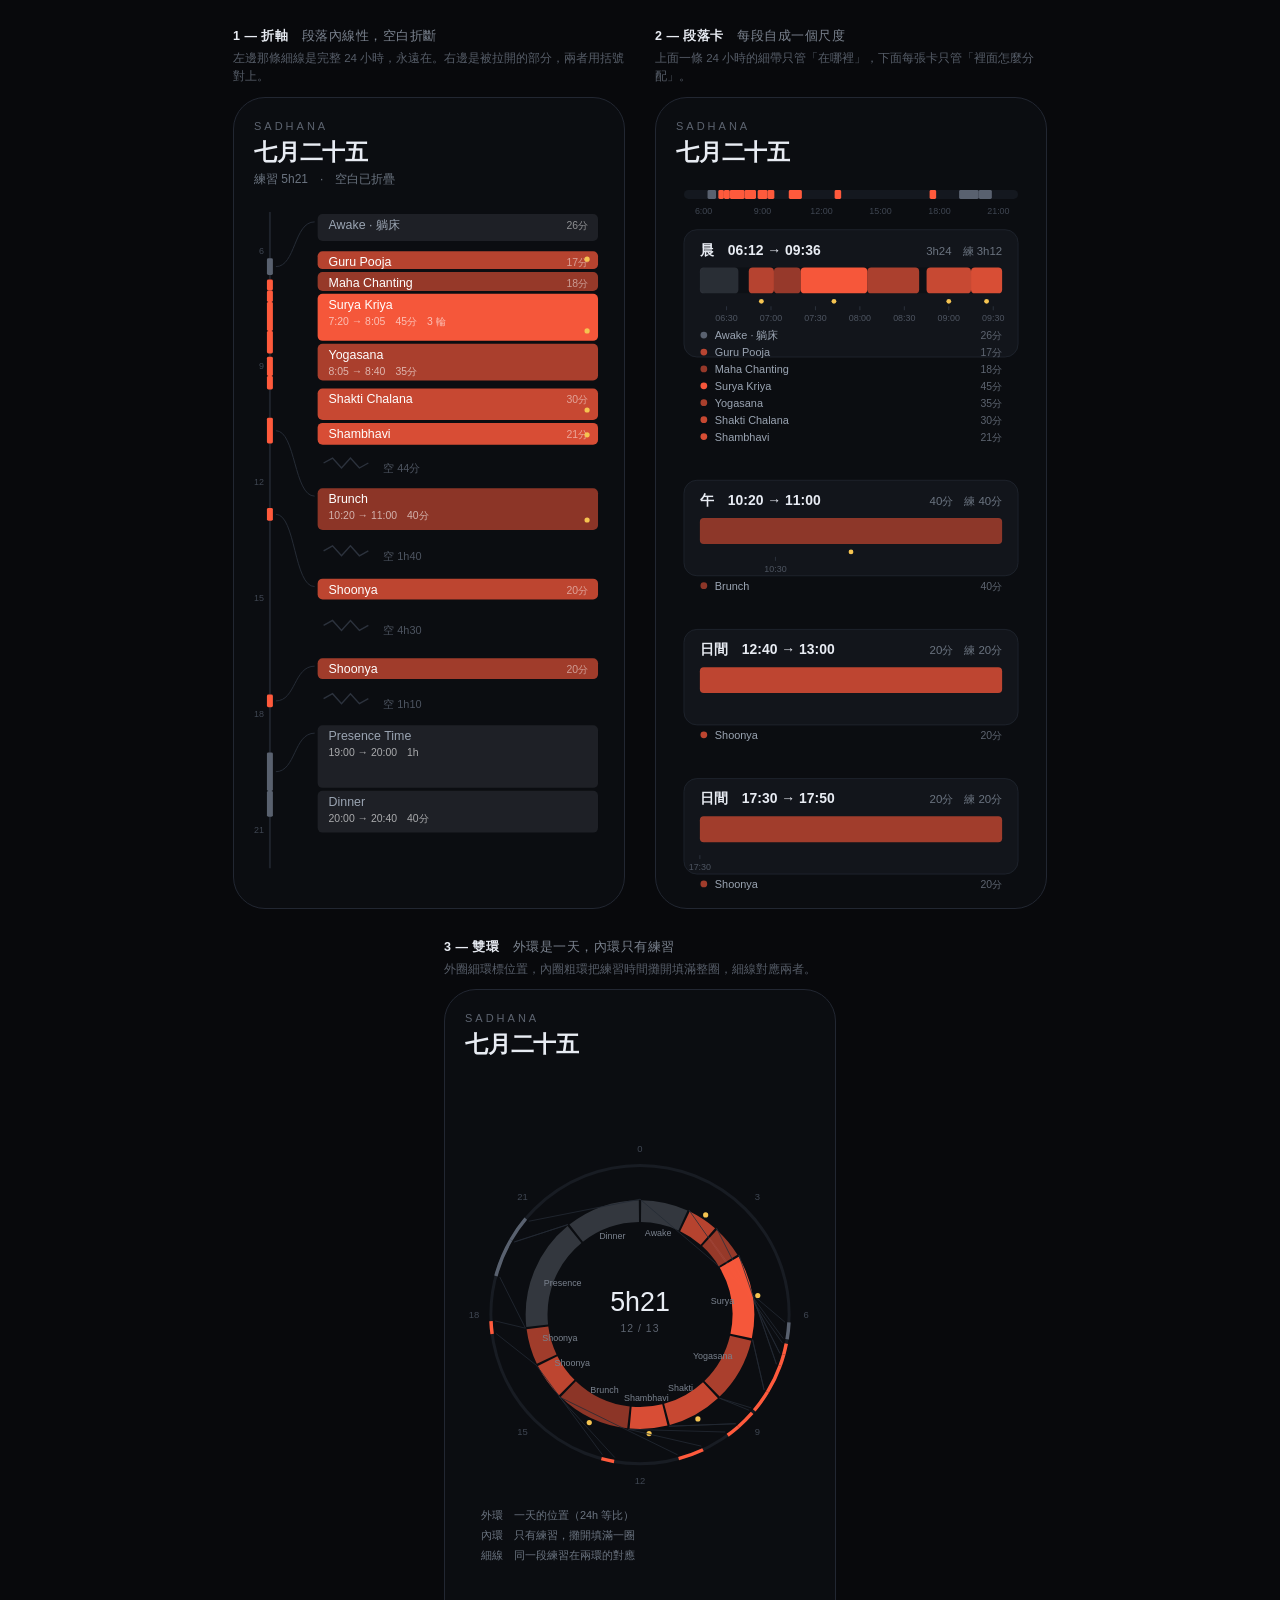
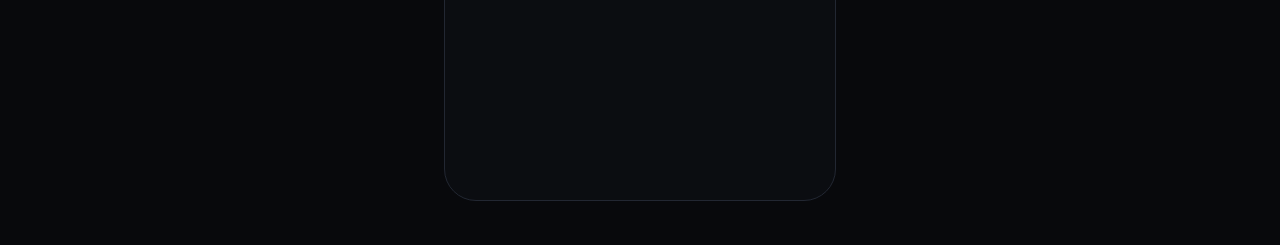
<file: mockups/sadhana-scale.html>
<!doctype html>
<html lang="zh-Hant">
<head>
<meta charset="utf-8">
<title>時間軸比例三解</title>
<style>
*{box-sizing:border-box;margin:0;padding:0}
body{background:#08090c;padding:28px clamp(10px,3vw,32px) 44px;max-width:100%;overflow-x:hidden;
  font-family:-apple-system,BlinkMacSystemFont,"PingFang TC",sans-serif;-webkit-font-smoothing:antialiased}
.stage{display:flex;flex-wrap:wrap;justify-content:center;gap:30px;align-items:flex-start}
.col{width:min(392px,100%)}
.cap{font-size:12.5px;color:#7a828e;letter-spacing:.5px;margin-bottom:4px}
.cap b{color:#e8ecf3;font-weight:600}
.cap2{font-size:11.5px;color:#565d68;margin-bottom:11px;line-height:1.6}
.phone{width:100%;height:812px;border-radius:32px;border:1px solid #222732;background:#0b0d11;
  overflow:hidden;position:relative;padding:22px 20px}
.hd{font-size:11px;color:#5d6470;letter-spacing:3px}
.hd2{font-size:23px;color:#e8ecf3;font-weight:600;letter-spacing:-.2px;margin-top:5px}
.hd3{font-size:12px;color:#6b7480;margin-top:3px}
svg{display:block}
</style>
</head>
<body>
<div class="stage">

  <div class="col">
    <div class="cap"><b>1 — 折軸</b>　段落內線性，空白折斷</div>
    <div class="cap2">左邊那條細線是完整 24 小時，永遠在。右邊是被拉開的部分，兩者用括號對上。</div>
    <div class="phone">
      <div class="hd">SADHANA</div>
      <div class="hd2">七月二十五</div>
      <div class="hd3">練習 5h21　·　空白已折疊</div>
      <svg id="a" viewBox="0 0 352 690" style="margin-top:14px"></svg>
    </div>
  </div>

  <div class="col">
    <div class="cap"><b>2 — 段落卡</b>　每段自成一個尺度</div>
    <div class="cap2">上面一條 24 小時的細帶只管「在哪裡」，下面每張卡只管「裡面怎麼分配」。</div>
    <div class="phone">
      <div class="hd">SADHANA</div>
      <div class="hd2">七月二十五</div>
      <svg id="b" viewBox="0 0 352 716" style="margin-top:14px"></svg>
    </div>
  </div>

  <div class="col">
    <div class="cap"><b>3 — 雙環</b>　外環是一天，內環只有練習</div>
    <div class="cap2">外圈細環標位置，內圈粗環把練習時間攤開填滿整圈，細線對應兩者。</div>
    <div class="phone">
      <div class="hd">SADHANA</div>
      <div class="hd2">七月二十五</div>
      <svg id="c" viewBox="0 0 352 700" style="margin-top:6px"></svg>
    </div>
  </div>

</div>

<script>
const NS='http://www.w3.org/2000/svg';
function E(t,a,txt){const e=document.createElementNS(NS,t);for(const k in a)e.setAttribute(k,a[k]);
  if(txt!=null)e.textContent=txt;return e}
const M=t=>{const[h,m]=t.split(':').map(Number);return h*60+m};
const HM=m=>String(Math.floor(m/60)).padStart(2,'0')+':'+String(m%60).padStart(2,'0');
const DUR=m=>m>=60?(Math.floor(m/60)+'h'+(m%60?String(m%60).padStart(2,'0'):'')):(m+'分');

/* 今天的實際資料 —— 練習集中在四段，其餘是空白 */
const ITEMS=[
 {a:'6:12',b:'6:38',n:'Awake · 躺床', f:.30,s:0,soft:1},
 {a:'6:45',b:'7:02',n:'Guru Pooja',    f:.62,s:1},
 {a:'7:02',b:'7:20',n:'Maha Chanting', f:.45,s:0},
 {a:'7:20',b:'8:05',n:'Surya Kriya',   f:.95,s:1,sub:'3 輪'},
 {a:'8:05',b:'8:40',n:'Yogasana',      f:.55,s:0},
 {a:'8:45',b:'9:15',n:'Shakti Chalana',f:.70,s:1,sub:'2 輪'},
 {a:'9:15',b:'9:36',n:'Shambhavi',     f:.80,s:1},
 {a:'10:20',b:'11:00',n:'Brunch',      f:.40,s:1},
 {a:'12:40',b:'13:00',n:'Shoonya',     f:.65,s:0},
 {a:'17:30',b:'17:50',n:'Shoonya',     f:.50,s:0},
 {a:'19:00',b:'20:00',n:'Presence Time',f:.6,s:0,soft:1},
 {a:'20:00',b:'20:40',n:'Dinner',      f:.35,s:0,soft:1},
].map(o=>({...o,A:M(o.a),B:M(o.b),d:M(o.b)-M(o.a)}));

const COL=f=>`rgba(255,90,60,${(.22+f*.78).toFixed(2)})`;
const GOLD='#f5c451';

/* ═══ 1 · 折軸 ═══ */
(function(){
 const S=document.getElementById('a'),RAIL=16,X=64,W=352-X-6;
 const K=1.05, GAPMIN=18;                    /* 1 分鐘 = 1.05px；超過 18 分的空白折斷 */
 const T0=5*60,T1=22*60, RH=660;             /* 左側 24h 參照軸：5:00–22:00 */
 S.appendChild(E('line',{x1:RAIL,y1:10,x2:RAIL,y2:10+RH,stroke:'#1e232c','stroke-width':2}));
 [6,9,12,15,18,21].forEach(h=>{
   const y=10+(h*60-T0)/(T1-T0)*RH;
   S.appendChild(E('text',{x:RAIL-6,y:y+3,fill:'#3f4652','font-size':9,'text-anchor':'end'},h));
 });

 let y=12, prevEnd=null;
 ITEMS.forEach((o,i)=>{
   if(prevEnd!=null){
     const g=o.A-prevEnd;
     if(g>=GAPMIN){
       const h=30+Math.min(26,Math.sqrt(g)*1.6);
       S.appendChild(E('path',{d:`M${X+6} ${y+h/2-5}l9 -5 l9 10 l9 -10 l9 10 l9 -5`,
         fill:'none',stroke:'#2c323d','stroke-width':1.4}));
       S.appendChild(E('text',{x:X+66,y:y+h/2+4,fill:'#4d5460','font-size':11},`空 ${DUR(g)}`));
       y+=h;
     } else if(g>0){ y+=g*K }
   }
   const h=Math.max(o.d*K,16);
   S.appendChild(E('rect',{x:X,y,width:W,height:h,rx:5,
     fill:o.soft?'rgba(154,164,178,.13)':COL(o.f)}));
   S.appendChild(E('text',{x:X+11,y:y+15,fill:o.soft?'#9aa4b2':'#fff','font-size':12.5,
     'font-weight':500},o.n));
   if(h>34)S.appendChild(E('text',{x:X+11,y:y+31,fill:'rgba(255,255,255,.62)','font-size':10.5},
     `${o.a} → ${o.b}　${DUR(o.d)}${o.sub?'　'+o.sub:''}`));
   else S.appendChild(E('text',{x:X+W-10,y:y+15,fill:'rgba(255,255,255,.5)','font-size':10.5,
     'text-anchor':'end'},DUR(o.d)));
   if(o.s)S.appendChild(E('circle',{cx:X+W-11,cy:y+h-10,r:2.6,fill:GOLD}));

   /* 左側參照軸上的對應位置 + 連到展開區的細線 */
   const ry=10+(o.A-T0)/(T1-T0)*RH, rh=Math.max(o.d/(T1-T0)*RH,1.5);
   S.appendChild(E('rect',{x:RAIL-3,y:ry,width:6,height:rh,rx:1.5,fill:o.soft?'#59616f':'#ff5a3c'}));
   if(i===0||ITEMS[i-1].B<o.A-40)
     S.appendChild(E('path',{d:`M${RAIL+6} ${ry+rh/2}C${RAIL+26} ${ry+rh/2} ${X-24} ${y+8} ${X-3} ${y+8}`,
       fill:'none',stroke:'#262c36','stroke-width':1}));
   prevEnd=o.B; y+=h+3;
 });
})();

/* ═══ 2 · 段落卡 ═══ */
(function(){
 const S=document.getElementById('b'),W=352;
 /* 上方 24h 細帶 */
 S.appendChild(E('rect',{x:8,y:8,width:W-16,height:9,rx:4.5,fill:'#14181f'}));
 const t0=5*60,t1=22*60;
 ITEMS.forEach(o=>{
   const x=8+(o.A-t0)/(t1-t0)*(W-16), w=Math.max(o.d/(t1-t0)*(W-16),1.5);
   S.appendChild(E('rect',{x,y:8,width:w,height:9,rx:1.5,fill:o.soft?'#59616f':'#ff5a3c'}));
 });
 [6,9,12,15,18,21].forEach(h=>{
   const x=8+(h*60-t0)/(t1-t0)*(W-16);
   S.appendChild(E('text',{x,y:32,fill:'#3f4652','font-size':9,'text-anchor':'middle'},h+':00'));
 });

 /* 分段 */
 const CL=[];let cur=null;
 ITEMS.forEach(o=>{ if(cur&&o.A-cur.end<=25){cur.items.push(o);cur.end=o.B}
   else{cur={items:[o],start:o.A,end:o.B};CL.push(cur)} });
 const NAME=['晨','午','日間','日間','晚'];

 let y=48;
 CL.forEach((c,ci)=>{
   const span=c.end-c.start, prac=c.items.reduce((s,o)=>s+o.d,0);
   const H=c.items.length>1?128:96;
   S.appendChild(E('rect',{x:8,y,width:W-16,height:H,rx:13,fill:'#12151b',stroke:'#1e232c'}));
   S.appendChild(E('text',{x:24,y:y+25,fill:'#e8ecf3','font-size':14,'font-weight':600},
     `${NAME[ci]||'段'}　${HM(c.start)} → ${HM(c.end)}`));
   S.appendChild(E('text',{x:W-24,y:y+25,fill:'#6b7480','font-size':11.5,'text-anchor':'end'},
     `${DUR(span)}　練 ${DUR(prac)}`));

   /* 卡內：這一段自己的比例尺，1 分鐘 = (W-48)/span */
   const bx=24,bw=W-48,by=y+38,bh=26,k=bw/span;
   S.appendChild(E('rect',{x:bx,y:by,width:bw,height:bh,rx:6,fill:'#0d1015'}));
   c.items.forEach(o=>{
     S.appendChild(E('rect',{x:bx+(o.A-c.start)*k,y:by,width:Math.max(o.d*k,3),height:bh,rx:4,
       fill:o.soft?'rgba(154,164,178,.2)':COL(o.f)}));
     if(o.s)S.appendChild(E('circle',{cx:bx+(o.A-c.start+o.d/2)*k,cy:by+bh+8,r:2.4,fill:GOLD}));
   });
   /* 卡內刻度：每 30 分 */
   for(let t=Math.ceil(c.start/30)*30;t<c.end;t+=30){
     const x=bx+(t-c.start)*k;
     S.appendChild(E('line',{x1:x,y1:by+bh+13,x2:x,y2:by+bh+17,stroke:'#2c323d','stroke-width':1}));
     S.appendChild(E('text',{x,y:by+bh+28,fill:'#4d5460','font-size':9,'text-anchor':'middle'},HM(t)));
   }
   /* 項目名 */
   let ty=by+bh+46;
   c.items.forEach(o=>{
     S.appendChild(E('circle',{cx:bx+4,cy:ty-4,r:3.4,fill:o.soft?'#59616f':COL(o.f)}));
     S.appendChild(E('text',{x:bx+15,y:ty,fill:'#9aa4b2','font-size':11},o.n));
     S.appendChild(E('text',{x:bx+bw,y:ty,fill:'#5d6470','font-size':10.5,'text-anchor':'end'},DUR(o.d)));
     ty+=17;
   });
   y+=Math.max(H,(by+bh+46+c.items.length*17)-y+12)+11;
 });
})();

/* ═══ 3 · 雙環 ═══ */
(function(){
 const S=document.getElementById('c'),cx=176,cy=250,RO=150,RI=104;
 function pol(r,d){const a=(d-90)*Math.PI/180;return[cx+r*Math.cos(a),cy+r*Math.sin(a)]}
 function arc(r,d0,d1){const[x0,y0]=pol(r,d0),[x1,y1]=pol(r,d1);
   return`M${x0} ${y0}A${r} ${r} 0 ${d1-d0>180?1:0} 1 ${x1} ${y1}`}
 const OD=t=>t/1440*360;

 /* 外環：完整 24 小時 */
 S.appendChild(E('circle',{cx,cy,r:RO,fill:'none',stroke:'#181c23','stroke-width':3}));
 for(let h=0;h<24;h+=3){const[x,y]=pol(RO+17,h*15);
   S.appendChild(E('text',{x,y:y+3,fill:'#3f4652','font-size':9.5,'text-anchor':'middle'},h))}
 ITEMS.forEach(o=>S.appendChild(E('path',{d:arc(RO,OD(o.A),OD(o.B)),fill:'none',
   stroke:o.soft?'#59616f':'#ff5a3c','stroke-width':3.5,'stroke-linecap':'butt'})));

 /* 內環：只有練習時間，攤開填滿整圈 */
 const tot=ITEMS.reduce((s,o)=>s+o.d,0);
 let acc=0;
 ITEMS.forEach(o=>{
   const d0=acc/tot*360, d1=(acc+o.d)/tot*360;
   S.appendChild(E('path',{d:arc(RI,d0+.6,d1-.6),fill:'none',
     stroke:o.soft?'rgba(154,164,178,.28)':COL(o.f),'stroke-width':22,'stroke-linecap':'butt'}));
   if(o.s){const[gx,gy]=pol(RI+16,(d0+d1)/2);S.appendChild(E('circle',{cx:gx,cy:gy,r:2.6,fill:GOLD}))}
   /* 兩環對應的細線 */
   [[OD(o.A),d0],[OD(o.B),d1]].forEach(([od,id])=>{
     const[ax,ay]=pol(RO-4,od),[bx2,by2]=pol(RI+12,id);
     S.appendChild(E('line',{x1:ax,y1:ay,x2:bx2,y2:by2,stroke:'#242a34','stroke-width':.8}));
   });
   /* 內環外側標名 */
   if(o.d>=20){const[lx,ly]=pol(RI-20,(d0+d1)/2);
     S.appendChild(E('text',{x:lx,y:ly+3,fill:'#7a828e','font-size':9,'text-anchor':'middle'},
       o.n.replace(' · 躺床','').split(' ')[0]))}
   acc+=o.d;
 });
 S.appendChild(E('text',{x:cx,y:cy-4,fill:'#e8ecf3','font-size':27,'text-anchor':'middle'},'5h21'));
 S.appendChild(E('text',{x:cx,y:cy+18,fill:'#5d6470','font-size':10.5,'text-anchor':'middle',
   'letter-spacing':1},'12 / 13'));

 S.appendChild(E('text',{x:16,y:456,fill:'#6b7480','font-size':11},'外環　一天的位置（24h 等比）'));
 S.appendChild(E('text',{x:16,y:476,fill:'#6b7480','font-size':11},'內環　只有練習，攤開填滿一圈'));
 S.appendChild(E('text',{x:16,y:496,fill:'#6b7480','font-size':11},'細線　同一段練習在兩環的對應'));
})();
</script>
</body>
</html>
</file>
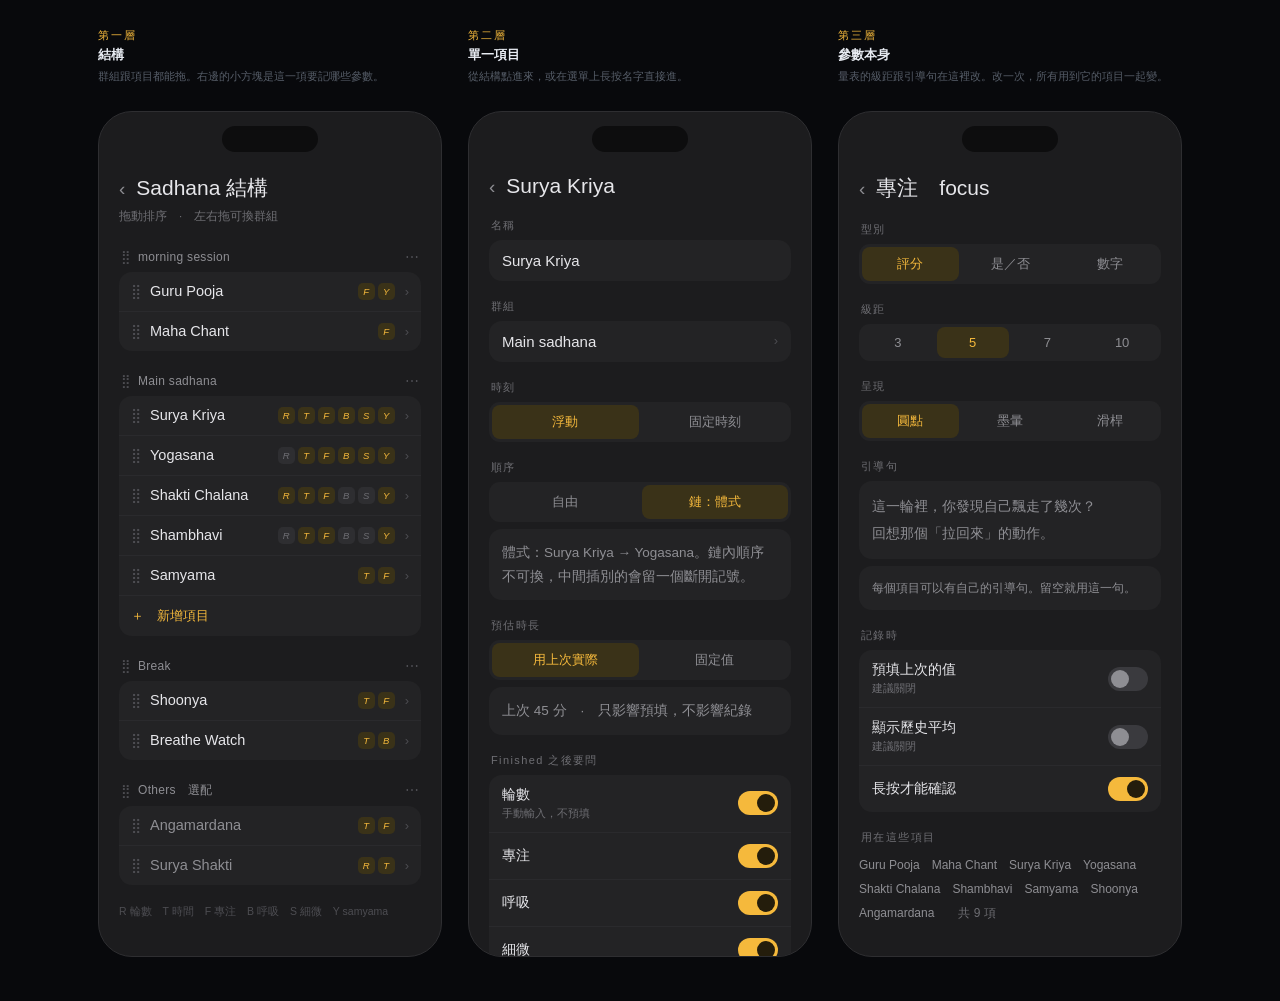
<file: mockups/sadhana-settings.html>
<!doctype html>
<html lang="zh-Hant">
<head>
<meta charset="utf-8">
<title>Sadhana 設定</title>
<style>
*{box-sizing:border-box;margin:0;padding:0}
body{background:#08090c;padding:28px clamp(10px,2vw,26px) 44px;max-width:100%;overflow-x:hidden;
  font-family:"Avenir Next","Avenir",-apple-system,BlinkMacSystemFont,"PingFang TC",sans-serif;
  -webkit-font-smoothing:antialiased}
.grid{display:flex;flex-wrap:wrap;justify-content:center;gap:26px}
.cell{width:min(344px,100%)}
.st{font-size:11px;color:#f5b93c;letter-spacing:2px;margin-bottom:3px}
.tt{font-size:13px;color:#e8ecf3;font-weight:600;margin-bottom:3px}
.ds{font-size:11px;color:#565d68;line-height:1.65;margin-bottom:10px;min-height:34px}
.p{width:100%;height:846px;border-radius:34px;background:#1c1c1e;border:1px solid #2e2e31;
  position:relative;overflow:hidden;padding:0 20px}
.nc{position:absolute;top:14px;left:50%;transform:translateX(-50%);width:96px;height:26px;
  border-radius:14px;background:#0d0d0e}

.nav{padding-top:62px;display:flex;align-items:baseline;gap:11px}
.bk{color:#8e8e93;font-size:19px}
.h1{font-size:21px;color:#e6e6ea;font-weight:500}
.sub{font-size:11.5px;color:#6e6e73;margin-top:5px;line-height:1.7}

/* 群組 */
.g{margin-top:22px}
.gh{display:flex;align-items:center;gap:8px;padding:0 2px 7px}
.gh .hd{color:#4d4d52;font-size:13px}
.gh .nm{color:#8e8e93;font-size:12px;flex:1;letter-spacing:.3px}
.gh .mo{color:#4d4d52;font-size:14px}
.box{background:#232325;border-radius:13px;overflow:hidden}
.row{display:flex;align-items:center;gap:10px;padding:11px 12px;border-bottom:1px solid #2a2a2d}
.row:last-child{border-bottom:0}
.hd{color:#4d4d52;font-size:14px;letter-spacing:-1px}
.nm{color:#e6e6ea;font-size:14.5px;flex:1}
.nm.opt{color:#8e8e93}
.gold{color:#f5b93c;font-size:11.5px}
.tags{display:flex;gap:3px}
.tg{width:17px;height:17px;border-radius:5px;background:#2e2e31;color:#6e6e73;font-size:9.5px;
  display:flex;align-items:center;justify-content:center;letter-spacing:0}
.tg.on{background:#3a3218;color:#f5b93c}
.chev{color:#4d4d52;font-size:13px}
.add{color:#f5b93c;font-size:13px;padding:11px 12px}
.legend{margin-top:16px;color:#4d4d52;font-size:10.5px;line-height:2}

/* 表單 */
.f{margin-top:20px}
.fl{color:#6e6e73;font-size:11px;letter-spacing:1.4px;margin:18px 2px 7px}
.fv{background:#232325;border-radius:13px;padding:12px 13px;color:#e6e6ea;font-size:15px}
.fv.dim{color:#8e8e93;font-size:13.5px;line-height:1.75}
.seg{display:flex;background:#232325;border-radius:11px;padding:3px;gap:3px}
.seg i{flex:1;text-align:center;padding:8px 0;border-radius:8px;font-size:13px;color:#8e8e93;font-style:normal}
.seg i.on{background:#3a3218;color:#f5b93c}
.tog{display:flex;align-items:center;justify-content:space-between;padding:11px 13px;
  border-bottom:1px solid #2a2a2d}
.tog:last-child{border-bottom:0}
.tog .l{color:#e6e6ea;font-size:14px}
.tog .l small{color:#6e6e73;font-size:11px;display:block;margin-top:2px}
.sw{width:40px;height:24px;border-radius:12px;background:#3a3a3e;position:relative;flex:none}
.sw i{position:absolute;top:3px;left:3px;width:18px;height:18px;border-radius:50%;background:#8e8e93}
.sw.on{background:#f5b93c}
.sw.on i{left:19px;background:#241d0c}
.del{color:#e8503a;font-size:13.5px;text-align:center;background:#232325;border-radius:13px;
  padding:13px;margin-top:22px}
.usedby{color:#6e6e73;font-size:12px;line-height:2;margin-top:8px}
.usedby b{color:#8e8e93;font-weight:400}
</style>
</head>
<body>
<div class="grid">

<!-- ① 結構 -->
<div class="cell">
  <div class="st">第一層</div><div class="tt">結構</div>
  <div class="ds">群組跟項目都能拖。右邊的小方塊是這一項要記哪些參數。</div>
  <div class="p"><div class="nc"></div>
    <div class="nav"><span class="bk">‹</span><span class="h1">Sadhana 結構</span></div>
    <div class="sub">拖動排序　·　左右拖可換群組</div>

    <div class="g">
      <div class="gh"><span class="hd">⣿</span><span class="nm">morning session</span><span class="mo">⋯</span></div>
      <div class="box">
        <div class="row"><span class="hd">⣿</span><span class="nm">Guru Pooja</span>
          <span class="tags"><i class="tg on">F</i><i class="tg on">Y</i></span><span class="chev">›</span></div>
        <div class="row"><span class="hd">⣿</span><span class="nm">Maha Chant</span>
          <span class="tags"><i class="tg on">F</i></span><span class="chev">›</span></div>
      </div>
    </div>

    <div class="g">
      <div class="gh"><span class="hd">⣿</span><span class="nm">Main sadhana</span><span class="mo">⋯</span></div>
      <div class="box">
        <div class="row"><span class="hd">⣿</span><span class="nm">Surya Kriya</span>
          <span class="tags"><i class="tg on">R</i><i class="tg on">T</i><i class="tg on">F</i>
          <i class="tg on">B</i><i class="tg on">S</i><i class="tg on">Y</i></span><span class="chev">›</span></div>
        <div class="row"><span class="hd">⣿</span><span class="nm">Yogasana</span>
          <span class="tags"><i class="tg">R</i><i class="tg on">T</i><i class="tg on">F</i>
          <i class="tg on">B</i><i class="tg on">S</i><i class="tg on">Y</i></span><span class="chev">›</span></div>
        <div class="row"><span class="hd">⣿</span><span class="nm">Shakti Chalana</span>
          <span class="tags"><i class="tg on">R</i><i class="tg on">T</i><i class="tg on">F</i>
          <i class="tg">B</i><i class="tg">S</i><i class="tg on">Y</i></span><span class="chev">›</span></div>
        <div class="row"><span class="hd">⣿</span><span class="nm">Shambhavi</span>
          <span class="tags"><i class="tg">R</i><i class="tg on">T</i><i class="tg on">F</i>
          <i class="tg">B</i><i class="tg">S</i><i class="tg on">Y</i></span><span class="chev">›</span></div>
        <div class="row"><span class="hd">⣿</span><span class="nm">Samyama</span>
          <span class="tags"><i class="tg on">T</i><i class="tg on">F</i></span><span class="chev">›</span></div>
        <div class="add">＋　新增項目</div>
      </div>
    </div>

    <div class="g">
      <div class="gh"><span class="hd">⣿</span><span class="nm">Break</span><span class="mo">⋯</span></div>
      <div class="box">
        <div class="row"><span class="hd">⣿</span><span class="nm">Shoonya</span>
          <span class="tags"><i class="tg on">T</i><i class="tg on">F</i></span><span class="chev">›</span></div>
        <div class="row"><span class="hd">⣿</span><span class="nm">Breathe Watch</span>
          <span class="tags"><i class="tg on">T</i><i class="tg on">B</i></span><span class="chev">›</span></div>
      </div>
    </div>

    <div class="g">
      <div class="gh"><span class="hd">⣿</span><span class="nm">Others　選配</span><span class="mo">⋯</span></div>
      <div class="box">
        <div class="row"><span class="hd">⣿</span><span class="nm opt">Angamardana</span>
          <span class="tags"><i class="tg on">T</i><i class="tg on">F</i></span><span class="chev">›</span></div>
        <div class="row"><span class="hd">⣿</span><span class="nm opt">Surya Shakti</span>
          <span class="tags"><i class="tg on">R</i><i class="tg on">T</i></span><span class="chev">›</span></div>
      </div>
    </div>

    <div class="legend">R 輪數　T 時間　F 專注　B 呼吸　S 細微　Y samyama</div>
  </div>
</div>

<!-- ② 項目 -->
<div class="cell">
  <div class="st">第二層</div><div class="tt">單一項目</div>
  <div class="ds">從結構點進來，或在選單上長按名字直接進。</div>
  <div class="p"><div class="nc"></div>
    <div class="nav"><span class="bk">‹</span><span class="h1">Surya Kriya</span></div>

    <div class="f">
      <div class="fl">名稱</div>
      <div class="fv">Surya Kriya</div>

      <div class="fl">群組</div>
      <div class="fv" style="display:flex;justify-content:space-between">
        <span>Main sadhana</span><span class="chev">›</span></div>

      <div class="fl">時刻</div>
      <div class="seg"><i class="on">浮動</i><i>固定時刻</i></div>

      <div class="fl">順序</div>
      <div class="seg"><i>自由</i><i class="on">鏈：體式</i></div>
      <div class="fv dim" style="margin-top:7px">體式：Surya Kriya → Yogasana。鏈內順序不可換，中間插別的會留一個斷開記號。</div>

      <div class="fl">預估時長</div>
      <div class="seg"><i class="on">用上次實際</i><i>固定值</i></div>
      <div class="fv dim" style="margin-top:7px">上次 45 分　·　只影響預填，不影響紀錄</div>

      <div class="fl">Finished 之後要問</div>
      <div class="fv" style="padding:0">
        <div class="tog"><span class="l">輪數<small>手動輸入，不預填</small></span><span class="sw on"><i></i></span></div>
        <div class="tog"><span class="l">專注</span><span class="sw on"><i></i></span></div>
        <div class="tog"><span class="l">呼吸</span><span class="sw on"><i></i></span></div>
        <div class="tog"><span class="l">細微</span><span class="sw on"><i></i></span></div>
        <div class="tog"><span class="l">samyama<small>是／否</small></span><span class="sw on"><i></i></span></div>
      </div>

      <div class="del">刪除這個項目</div>
    </div>
  </div>
</div>

<!-- ③ 參數 -->
<div class="cell">
  <div class="st">第三層</div><div class="tt">參數本身</div>
  <div class="ds">量表的級距跟引導句在這裡改。改一次，所有用到它的項目一起變。</div>
  <div class="p"><div class="nc"></div>
    <div class="nav"><span class="bk">‹</span><span class="h1">專注　focus</span></div>

    <div class="f">
      <div class="fl">型別</div>
      <div class="seg"><i class="on">評分</i><i>是／否</i><i>數字</i></div>

      <div class="fl">級距</div>
      <div class="seg"><i>3</i><i class="on">5</i><i>7</i><i>10</i></div>

      <div class="fl">呈現</div>
      <div class="seg"><i class="on">圓點</i><i>墨暈</i><i>滑桿</i></div>

      <div class="fl">引導句</div>
      <div class="fv dim" style="line-height:2">這一輪裡，你發現自己飄走了幾次？<br>回想那個「拉回來」的動作。</div>
      <div class="fv dim" style="margin-top:7px;font-size:11.5px">
        每個項目可以有自己的引導句。留空就用這一句。</div>

      <div class="fl">記錄時</div>
      <div class="fv" style="padding:0">
        <div class="tog"><span class="l">預填上次的值<small>建議關閉</small></span><span class="sw"><i></i></span></div>
        <div class="tog"><span class="l">顯示歷史平均<small>建議關閉</small></span><span class="sw"><i></i></span></div>
        <div class="tog"><span class="l">長按才能確認</span><span class="sw on"><i></i></span></div>
      </div>

      <div class="fl">用在這些項目</div>
      <div class="usedby">
        <b>Guru Pooja</b>　<b>Maha Chant</b>　<b>Surya Kriya</b>　<b>Yogasana</b><br>
        <b>Shakti Chalana</b>　<b>Shambhavi</b>　<b>Samyama</b>　<b>Shoonya</b><br>
        <b>Angamardana</b>　　共 9 項
      </div>
    </div>
  </div>
</div>

</div>
</body>
</html>
</file>
<file: styles.css>
/* ══════════════════════════════════════════════════════════════════
   設計變數層 — 設計師主要改這裡
   改任何一個變數，全 App 對應的地方會一起變（不用進 app.js）。
   衍生色用 color-mix：只要改主色，淡色底、陰影光暈、漸層都自動跟著變。
   ══════════════════════════════════════════════════════════════════ */

/* 技術註冊（勿動）：讓 color-mix 衍生色能存進變數並正確計算。
   要調色請改下面 :root 裡的主色，這些淡色/光暈會自動跟著算。 */
@property --accent-faint { syntax: '<color>'; inherits: true; initial-value: transparent; }
@property --accent-weak  { syntax: '<color>'; inherits: true; initial-value: transparent; }
@property --accent-glow  { syntax: '<color>'; inherits: true; initial-value: transparent; }
@property --accent-glow2 { syntax: '<color>'; inherits: true; initial-value: transparent; }
@property --green-weak   { syntax: '<color>'; inherits: true; initial-value: transparent; }
@property --gold-weak    { syntax: '<color>'; inherits: true; initial-value: transparent; }
@property --gold-glow    { syntax: '<color>'; inherits: true; initial-value: transparent; }
@property --bg-blur      { syntax: '<color>'; inherits: true; initial-value: transparent; }
@property --nt-nav-bg    { syntax: '<color>'; inherits: true; initial-value: transparent; }

:root {
  /* ── 底色（由深到淺的四層）───────────────────────────── */
  --bg:       #0f1115;   /* 最底層頁面背景 */
  --bg-elev:  #171a21;   /* 卡片 / 面板 */
  --bg-elev2: #1f232c;   /* 按鈕 / 標籤 / 更上一層 */
  --line:     #2a2f3a;   /* 分隔線 / 邊框 */

  /* ── 文字（由亮到暗的三層）───────────────────────────── */
  --text:       #e8ecf3; /* 主要文字 */
  --text-dim:   #9aa4b2; /* 次要 / 說明文字 */
  --text-faint: #6b7480; /* 更淡 / 佔位提示 */

  /* ── 主題色 ──────────────────────────────────────────── */
  --accent:    #ff5a3c;  /* 街頭橘紅（品牌主色，改這個影響最大）*/
  --accent-hi: #ff7a52;  /* 主色亮版（用於漸層高光）*/
  --accent-2:  #34d399;  /* 完成綠 */
  --accent-3:  #60a5fa;  /* 資料藍 */
  --gold:      #f5c451;  /* 金（PR / 亮點）*/
  --danger:    #f0506e;  /* 危險 / 刪除 / 現在時間線 */

  /* ── 主題色上的文字色 ────────────────────────────────── */
  --on-accent: #fff;     /* 橘底上的字（按鈕、FAB…）*/
  --on-green:  #06281c;  /* 綠底上的字 */

  /* ══ 蘋果設計規格（iOS HIG，只給首頁封面用）══════════════
     這一組是「照抄蘋果」的數值，不是自由發揮的地方。
     要調品牌感請改下面的 --jr-* 顏色，這裡動了就不像 iOS 了。 */

  /* 深色系統色（iOS Dark，Grouped 情境）*/
  --ap-bg:      #000000;               /* systemGroupedBackground：封面底 */
  --ap-group:   #1c1c1e;               /* secondarySystemGroupedBackground：群組卡片 */
  --ap-sep:     #38383a;               /* separator：卡片內分隔線 */
  --ap-label:   #ffffff;               /* label：主要文字 */
  --ap-label2:  rgba(235,235,245,.60); /* secondaryLabel：次要文字 */
  --ap-label3:  rgba(235,235,245,.30); /* tertiaryLabel：箭頭、未完成圈 */
  --ap-fill:    rgba(118,118,128,.24); /* tertiarySystemFill：圓鈕底、進度條軌 */
  --ap-fill2:   rgba(120,120,128,.16); /* 按下去時的高亮 */
  --ap-green:   #30d158;               /* systemGreen（深色版）＝完成 */

  /* 字級／行高（SF Pro 標準級距，單位 pt≒px）
     現在用的是 Dynamic Type 的 Large 那一階＝iOS 出廠預設，
     也就是備忘錄編輯頁那份規格（內文 17px）所在的級距——封面與備忘錄因此同一個大小。
     整套要縮回最小（xSmall），把每一行換成右邊註解的數字即可：
       Large Title 34/41 → 31/38 ｜ Title2 22/28 → 19/24
       Body 17/22 → 14/19 ｜ Subheadline 15/20 → 12/16 ｜ Footnote 13/18 → 12/16
     這是蘋果自己的尺寸表，中間不要插入自訂數值。 */
  --ap-lg-title: 34px;  --ap-lg-title-lh: 41px;  /* Large Title */
  --ap-title2:   22px;  --ap-title2-lh:   28px;  /* Title 2：大方塊標題 */
  --ap-body:     17px;  --ap-body-lh:     22px;  /* Body / Headline＝備忘錄內文同級 */
  --ap-subhead:  15px;  --ap-subhead-lh:  20px;  /* Subheadline */
  --ap-foot:     13px;  --ap-foot-lh:     18px;  /* Footnote：群組表頭 */
  --ap-cap:      12px;  --ap-cap-lh:      16px;  /* Caption：待補、字數這種附註 */

  /* 版面（8pt 節奏）*/
  --ap-margin:  16px;   /* 螢幕左右邊界 */
  --ap-radius:  12px;   /* 群組卡片圓角 */
  --ap-row:     44px;   /* 最小可點高度，蘋果的硬規定（不隨字級縮）*/
  --ap-mark:    20px;   /* 完成圈直徑 */
  --ap-inset:   48px;   /* 分隔線左邊縮排＝margin 16 ＋ 圈 20 ＋ 間距 12 */

  /* ── 首頁 Journal 方塊色（品牌感住這裡，隨你調）─────────── */
  --jr-tile-radius: 20px; /* 三個入口方塊的圓角 */
  --jr-goal-on: var(--ap-green); /* 完成色；想用自己的綠就直接寫色碼 */
  --jr-card:    #2a2a2d; /* Sadhana 灰卡 */
  --jr-physics: #4d2529; /* Physics 暗紅卡 */
  --jr-journal: #29314d; /* Journal 暗藍卡 */

  /* ── 起始頁 Start（打開 App 的第一個畫面：沒有導覽列，只有頭像與 ＋）──── */
  --st-bg:        #000000;  /* 起始頁底色 */
  --st-title:     #ffffff;  /* 大字 */
  --st-dim:       rgba(235,235,245,.60);  /* 日期那行 */
  --st-avatar-bg: rgba(118,118,128,.24);  /* 右上頭像圓圈的底 */
  --st-avatar-sz: 40px;     /* 頭像圓圈直徑 */
  --st-fab-bg:    var(--accent);          /* 右下新增鈕的底色 */
  --st-fab-fg:    var(--on-accent);       /* 右下新增鈕的字色 */
  --st-fab-sz:    60px;     /* 右下新增鈕直徑 */

  /* ── Sadhana（修練頁自成一個世界，色調比 App 其他頁更靜）──── */
  --sd-bg:      #1c1c1e;  /* 修練頁底 */
  --sd-panel:   #232325;  /* 設定卡片 / 面板 */
  --sd-line:    #3f3f44;  /* 中線 / 分隔 */
  --sd-text:    #e6e6ea;  /* 主要文字 */
  --sd-dim:     #8e8e93;  /* 次要文字 */
  --sd-faint:   #5c5c61;  /* 更淡 */
  --sd-gold:    #f5b93c;  /* 進行中 / 錨點 / 強調 */
  --sd-gold-bg: #3a3218;  /* 金色的底（選中的分段控制）*/
  --sd-fin:     #e8503a;  /* Finished */

  /* ── 備忘錄 Note（自由書寫頁：一張紙的世界，色調照系統備忘錄）──── */
  --nt-bg:     #1c1c1e;  /* 紙底 */
  --nt-row:    #2c2c2e;  /* 列表卡片 */
  --nt-line:   #38383c;  /* 分隔線 */
  --nt-text:   #f2f2f7;  /* 內文 */
  --nt-dim:    #98989f;  /* 摘要 / 日期 */
  --nt-faint:  #6a6a70;  /* 佔位提示 */
  --nt-accent: #e6b53f;  /* 備忘錄黃：新增鈕、勾選框、游標 */
  --nt-del:    #ff453a;  /* 左滑刪除 */
  --nt-rf-h:   230px;    /* 省思展開時的可視高度（這個小視窗多高，就看得到幾題）*/
  --nt-title-size: 24px; /* 第一行（自動變標題）的字級 */
  --nt-body-size:  17px; /* 內文字級 */
  --nt-body-line:  1.52; /* 內文行高 */

  /* ── 衍生淡色底 & 光暈（改上面主色，這些自動跟著變）──── */
  --accent-faint: color-mix(in srgb, var(--accent) 5%, transparent);
  --accent-weak:  color-mix(in srgb, var(--accent) 12%, transparent);
  --accent-glow:  color-mix(in srgb, var(--accent) 40%, transparent);
  --accent-glow2: color-mix(in srgb, var(--accent) 35%, transparent);
  --green-weak:   color-mix(in srgb, var(--accent-2) 12%, transparent);
  --gold-weak:    color-mix(in srgb, var(--gold) 12%, transparent);
  --gold-glow:    color-mix(in srgb, var(--gold) 25%, transparent);
  --bg-blur:      color-mix(in srgb, var(--bg) 92%, transparent); /* 毛玻璃導覽底 */
  --nt-nav-bg:    color-mix(in srgb, var(--nt-bg) 80%, transparent); /* 備忘錄毛玻璃頂欄 */
  --scrim:        rgba(0,0,0,.55);  /* 彈窗遮罩 */

  /* ── 陰影 ────────────────────────────────────────────── */
  --shadow-accent: 0 8px 24px var(--accent-glow);   /* FAB 浮起 */
  --shadow-ev:     0 2px 8px var(--accent-glow2);   /* 主色小卡片 */
  --shadow-pop:    0 8px 24px rgba(0,0,0,.5);        /* 拖曳幽靈 / 彈出 */
  --shadow-toast:  0 6px 20px rgba(0,0,0,.4);        /* 提示條 */

  /* ── 字體 ────────────────────────────────────────────── */
  --font-sans: -apple-system, BlinkMacSystemFont, "Segoe UI", "PingFang TC",
    "Noto Sans TC", "Microsoft JhengHei", Roboto, Helvetica, Arial, sans-serif;

  /* ── 圓角 ────────────────────────────────────────────── */
  --radius:    16px;     /* 卡片 / 大元件 */
  --radius-sm: 10px;     /* 按鈕 / 輸入框 */

  /* ── 字級參考（可選用；目前多數規則仍寫死，需要時可換成這些）──
     --fs-h1: 26px;  --fs-stat: 28px;  --fs-h2: 20px;
     --fs-body: 16px;  --fs-sm: 13px;  --fs-xs: 11px; */

  /* ── 系統安全區（勿動）───────────────────────────────── */
  --safe-b: env(safe-area-inset-bottom, 0px);
  --safe-t: env(safe-area-inset-top, 0px);
}

* { box-sizing: border-box; -webkit-tap-highlight-color: transparent; }
html, body { margin: 0; padding: 0; }
body {
  background: var(--bg);
  color: var(--text);
  font-family: var(--font-sans);
  -webkit-font-smoothing: antialiased;
  overscroll-behavior-y: none;
}

#app { min-height: 100dvh; }

/* ---------- View / scroll ---------- */
.view {
  padding: calc(var(--safe-t) + 14px) 16px calc(96px + var(--safe-b));
  max-width: 720px;
  margin: 0 auto;
  animation: fade .18s ease;
}
@keyframes fade { from { opacity: 0; transform: translateY(4px);} to {opacity:1; transform:none;} }

/* ---------- Header ---------- */
.page-head { display: flex; align-items: center; justify-content: space-between; margin-bottom: 16px; gap: 10px; }
.page-head h1 { font-size: 26px; font-weight: 800; letter-spacing: -.5px; margin: 0; }
.page-head .sub { color: var(--text-dim); font-size: 13px; margin-top: 2px; }

/* ---------- Cards ---------- */
.card {
  background: var(--bg-elev);
  border: 1px solid var(--line);
  border-radius: var(--radius);
  padding: 16px;
  margin-bottom: 12px;
}
.card.tap { cursor: pointer; transition: transform .08s ease, border-color .15s; }
.card.tap:active { transform: scale(.985); border-color: var(--accent); }
.card h3 { margin: 0 0 4px; font-size: 16px; }
.muted { color: var(--text-dim); }
.faint { color: var(--text-faint); }
.row { display: flex; align-items: center; gap: 10px; }
.row.between { justify-content: space-between; }
.wrap { flex-wrap: wrap; }
.grow { flex: 1; min-width: 0; }

/* ---------- Stat grid ---------- */
.stat-grid { display: grid; grid-template-columns: repeat(2, 1fr); gap: 12px; margin-bottom: 12px; }
.stat {
  background: var(--bg-elev); border: 1px solid var(--line);
  border-radius: var(--radius); padding: 14px 16px;
}
.stat .num { font-size: 28px; font-weight: 800; letter-spacing: -1px; }
.stat .lbl { color: var(--text-dim); font-size: 12px; margin-top: 2px; }
.stat .num.accent { color: var(--accent); }
.stat .num.green { color: var(--accent-2); }
.stat .num.blue { color: var(--accent-3); }
.stat .num.gold { color: var(--gold); }

/* ---------- Buttons ---------- */
.btn {
  appearance: none; border: 1px solid var(--line); background: var(--bg-elev2);
  color: var(--text); font-size: 15px; font-weight: 600; padding: 12px 16px;
  border-radius: var(--radius-sm); cursor: pointer; transition: transform .08s, background .15s;
  font-family: inherit;
}
.btn:active { transform: scale(.96); }
.btn.primary { background: var(--accent); border-color: var(--accent); color: var(--on-accent); }
.btn.green { background: var(--accent-2); border-color: var(--accent-2); color: var(--on-green); }
.btn.ghost { background: transparent; }
.btn.sm { padding: 8px 12px; font-size: 13px; }
.btn.block { width: 100%; display: block; text-align: center; }
.btn.icon { padding: 10px 12px; }
.btn.danger { color: var(--danger); border-color: transparent; background: transparent; }

.fab {
  position: fixed; right: 18px; bottom: calc(84px + var(--safe-b));
  width: 56px; height: 56px; border-radius: 50%; border: none;
  background: var(--accent); color: var(--on-accent); font-size: 28px; font-weight: 300;
  box-shadow: var(--shadow-accent); cursor: pointer; z-index: 40;
  display: flex; align-items: center; justify-content: center;
  transition: transform .1s;
}
.fab:active { transform: scale(.9); }

/* ---------- Chips ---------- */
.chips { display: flex; gap: 8px; flex-wrap: wrap; }
.chip {
  padding: 6px 12px; border-radius: 999px; background: var(--bg-elev2);
  border: 1px solid var(--line); font-size: 13px; color: var(--text-dim);
  cursor: pointer; white-space: nowrap;
}
.chip.on { background: var(--accent); border-color: var(--accent); color: var(--on-accent); }

/* ---------- Tab bar ---------- */
.tabbar {
  position: fixed; left: 0; right: 0; bottom: 0; z-index: 50;
  display: flex; background: var(--bg-blur);
  backdrop-filter: blur(14px); -webkit-backdrop-filter: blur(14px);
  border-top: 1px solid var(--line);
  padding-bottom: var(--safe-b);
}
.tab {
  flex: 1; background: none; border: none; color: var(--text-faint);
  padding: 8px 0 8px; font-size: 10px; font-family: inherit; cursor: pointer;
  display: flex; flex-direction: column; align-items: center; gap: 2px;
}
.tab .ico { font-size: 20px; filter: grayscale(.4) opacity(.7); transition: .15s; }
.tab span:last-child { font-size: 9.5px; }
.tab.on { color: var(--accent); }
.tab.on .ico { filter: none; transform: translateY(-1px); }

/* ---------- Forms ---------- */
label.field { display: block; margin-bottom: 12px; }
label.field .lbl { font-size: 13px; color: var(--text-dim); margin-bottom: 6px; display: block; }
input, select, textarea {
  width: 100%; font-family: inherit; font-size: 16px; color: var(--text);
  background: var(--bg); border: 1px solid var(--line); border-radius: var(--radius-sm);
  padding: 12px 14px; outline: none;
}
input:focus, select:focus, textarea:focus { border-color: var(--accent); }
textarea { resize: vertical; min-height: 70px; }
.num-in { display: flex; align-items: center; gap: 8px; }
.num-in input { text-align: center; }
.stepper { display: flex; }
.stepper button {
  width: 44px; height: 44px; border: 1px solid var(--line); background: var(--bg-elev2);
  color: var(--text); font-size: 22px; cursor: pointer;
}
.stepper button:first-child { border-radius: var(--radius-sm) 0 0 var(--radius-sm); }
.stepper button:last-child { border-radius: 0 var(--radius-sm) var(--radius-sm) 0; }
.stepper input { border-radius: 0; border-left: none; border-right: none; width: 60px; }

/* ---------- Modal / sheet ---------- */
.overlay {
  position: fixed; inset: 0; background: var(--scrim); z-index: 100;
  display: flex; align-items: flex-end; justify-content: center;
  animation: fadein .2s ease;
}
@keyframes fadein { from {opacity:0} to {opacity:1} }
.sheet {
  background: var(--bg-elev); width: 100%; max-width: 720px;
  border-radius: 22px 22px 0 0; border: 1px solid var(--line); border-bottom: none;
  max-height: 92dvh; overflow-y: auto; -webkit-overflow-scrolling: touch;
  padding: 10px 16px calc(24px + var(--safe-b));
  animation: slideup .25s cubic-bezier(.2,.8,.2,1);
}
@keyframes slideup { from { transform: translateY(100%);} to { transform: none;} }
.sheet .grip { width: 40px; height: 4px; background: var(--line); border-radius: 3px; margin: 6px auto 14px; }
.sheet-head { display: flex; align-items: center; justify-content: space-between; margin-bottom: 14px; }
.sheet-head h2 { margin: 0; font-size: 20px; }

/* ---------- Exercise / set rows ---------- */
.ex-block { background: var(--bg); border: 1px solid var(--line); border-radius: var(--radius-sm); padding: 12px; margin-bottom: 10px; }
.set-row { display: grid; grid-template-columns: 28px 1fr 1fr 40px; gap: 8px; align-items: center; margin-top: 8px; }
.set-row .idx { color: var(--text-faint); font-size: 13px; text-align: center; }
.set-row input { padding: 9px; font-size: 15px; }
.set-row .mini-lbl { font-size: 10px; color: var(--text-faint); text-align:center; }

/* ---------- Progress bar ---------- */
.pbar { height: 8px; background: var(--bg-elev2); border-radius: 999px; overflow: hidden; margin-top: 8px; }
.pbar > i { display: block; height: 100%; background: linear-gradient(90deg, var(--accent), var(--gold)); border-radius: 999px; }

.level-track { display: flex; gap: 6px; margin-top: 10px; }
.level-dot { flex: 1; height: 6px; border-radius: 999px; background: var(--bg-elev2); }
.level-dot.done { background: var(--accent); }
.level-dot.cur { background: var(--gold); box-shadow: 0 0 0 2px var(--gold-glow); }

/* ---------- Sparkline / chart ---------- */
.chart { width: 100%; height: 120px; display: block; }
.chart-empty { color: var(--text-faint); font-size: 13px; text-align: center; padding: 30px 0; }

/* ---------- List item ---------- */
.li { display: flex; align-items: center; gap: 12px; padding: 12px 0; border-bottom: 1px solid var(--line); }
.li:last-child { border-bottom: none; }
.li .badge { width: 42px; height: 42px; border-radius: 12px; background: var(--bg-elev2); display: flex; align-items: center; justify-content: center; font-size: 20px; flex-shrink: 0; }
.tag { display: inline-block; font-size: 11px; padding: 2px 8px; border-radius: 999px; background: var(--bg-elev2); color: var(--text-dim); }
.tag.green { color: var(--accent-2); background: var(--green-weak); }
.tag.gold { color: var(--gold); background: var(--gold-weak); }
.tag.accent { color: var(--accent); background: var(--accent-weak); }

.empty { text-align: center; padding: 48px 20px; color: var(--text-faint); }
.empty .big { font-size: 46px; margin-bottom: 10px; }

.divider { height: 1px; background: var(--line); margin: 18px 0; border: none; }
.section-title { font-size: 13px; color: var(--text-dim); text-transform: uppercase; letter-spacing: .5px; margin: 20px 0 10px; font-weight: 700; }

.toast {
  position: fixed; left: 50%; bottom: calc(96px + var(--safe-b)); transform: translateX(-50%);
  background: var(--bg-elev2); border: 1px solid var(--line); color: var(--text);
  padding: 10px 18px; border-radius: 999px; font-size: 14px; z-index: 200;
  animation: toastin .2s ease; box-shadow: var(--shadow-toast);
}
@keyframes toastin { from { opacity: 0; transform: translate(-50%, 8px);} to { opacity:1; transform: translateX(-50%);} }

/* ---------- 省思面向 sheet（從首頁 ⚙︎ 設定進入；面向表給備忘錄的省思格式用）---------- */
.rf-asp-row {
  background: var(--bg-elev2); border: 1px solid var(--line);
  border-radius: 12px; padding: 10px; margin-bottom: 10px;
}
.rf-asp-top { display: flex; gap: 8px; align-items: center; margin-bottom: 8px; }
.rf-asp-title {
  flex: 1; background: var(--bg-elev); border: 1px solid var(--line); border-radius: 8px;
  color: var(--text); font-family: inherit; font-size: 15px; font-weight: 700; padding: 8px 10px;
}
.rf-asp-prompt {
  width: 100%; box-sizing: border-box; background: var(--bg-elev); border: 1px solid var(--line);
  border-radius: 8px; color: var(--text-dim); font-family: inherit; font-size: 13px;
  line-height: 1.5; padding: 8px 10px; resize: vertical;
}

/* ══════════════════════════════════════════════════════════════════
   起始頁 Start — App 的第一個畫面：沒有底部導覽列
   右上頭像圓圈＝進首頁（有導覽列的世界），右下 ＋＝直接寫今天的 Journal
   顏色與尺寸全在 :root 的 --st-*，改設計動那裡就好
   ══════════════════════════════════════════════════════════════════ */
body[data-tab="start"] { background: var(--st-bg); }
body[data-tab="start"] .tabbar { display: none; }     /* 起始頁沒有導覽列 */
body[data-tab="start"] .view {
  padding: calc(var(--safe-t) + 12px) var(--ap-margin) calc(24px + var(--safe-b));
}

.st { letter-spacing: -.01em; }               /* 字距跟備忘錄那頁同值 */
.st button { letter-spacing: inherit; }       /* button 預設會被重設成 normal，要接回來 */
.st { min-height: calc(100dvh - var(--safe-t) - var(--safe-b) - 36px); display: flex; flex-direction: column; }
.st-top { display: flex; justify-content: flex-end; }

.st-avatar {                                  /* 右上角頭像圓圈（外圍撐到 44pt 可點）*/
  width: var(--st-avatar-sz); height: var(--st-avatar-sz); border: 0; border-radius: 50%;
  background: var(--st-avatar-bg); color: var(--st-title); cursor: pointer;
  display: grid; place-items: center; overflow: hidden;
  font-family: inherit; font-size: 17px; font-weight: 600;
  transition: transform .12s ease, filter .15s;
}
.st-avatar:active { transform: scale(.94); filter: brightness(1.25); }

.st-hero { flex: 1; display: flex; flex-direction: column; justify-content: center; padding-bottom: 12%; }
.st-date {
  font-size: var(--ap-foot); line-height: var(--ap-foot-lh);
  color: var(--st-dim); font-weight: 600;
}
.st-title {
  font-size: var(--ap-lg-title); line-height: var(--ap-lg-title-lh);
  font-weight: 700; letter-spacing: .37px; color: var(--st-title); margin: 4px 0 0;
}

.st-fab {                                     /* 右下角新增鈕：直接建立今天的 Journal */
  position: fixed; right: var(--ap-margin); bottom: calc(24px + var(--safe-b));
  width: var(--st-fab-sz); height: var(--st-fab-sz); border: 0; border-radius: 50%;
  background: var(--st-fab-bg); color: var(--st-fab-fg); cursor: pointer;
  font-family: inherit; font-size: 30px; line-height: 1; font-weight: 400;
  display: grid; place-items: center; box-shadow: var(--shadow-accent);
  transition: transform .12s ease, filter .15s;
}
.st-fab:active { transform: scale(.93); filter: brightness(1.08); }

/* ══════════════════════════════════════════════════════════════════
   首頁封面 Cover — 照 iOS HIG 規格做：大標題列、群組列表、44pt 觸控
   數值全來自 :root 的 --ap-*，那一組是抄蘋果的，別在這裡另外寫死
   ══════════════════════════════════════════════════════════════════ */
body[data-tab="home"] { background: var(--ap-bg); }   /* 封面用系統群組黑 */
/* 字距跟備忘錄那頁同一個值（.nt），兩頁的字放在一起才看不出接縫
   （按鈕要另外寫：瀏覽器預設會把 button 的字距重設成 normal，不吃繼承）*/
body[data-tab="home"] .view { letter-spacing: -.01em; }
body[data-tab="home"] .view button { letter-spacing: inherit; }

/* ---------- 大標題列（日期在上、Large Title 在下、圓鈕靠右）---------- */
.cv-head { margin: 4px 0 6px; }
.cv-date {
  font-size: var(--ap-foot); line-height: var(--ap-foot-lh);
  color: var(--ap-label2); font-weight: 600;
}
.cv-title-row { display: flex; align-items: center; justify-content: space-between; gap: 12px; }
.cv-title {
  font-size: var(--ap-lg-title); line-height: var(--ap-lg-title-lh);
  font-weight: 700; letter-spacing: .37px; color: var(--ap-label); margin: 2px 0 0;
}
.cv-gear {                                   /* 34pt 圓鈕，外圍撐到 44pt 可點 */
  flex: none; width: 34px; height: 34px; border: 0; border-radius: 50%;
  background: var(--ap-fill); color: var(--ap-label); cursor: pointer;
  display: grid; place-items: center; transition: background .15s;
}
.cv-gear:active { background: var(--ap-fill2); }

/* ---------- 群組區塊（表頭 ＋ 卡片）----------
   區塊上緣 26px、表頭下 8px：跟備忘錄區塊（.nt-sec / .nt-sec-head）同一組間距 */
.cv-sec { margin-top: 26px; }
.cv-sec-hd {
  display: flex; align-items: baseline; justify-content: space-between;
  gap: 10px; padding: 0 4px; margin-bottom: 8px;
}
.cv-sec-t { font-size: var(--ap-foot); line-height: var(--ap-foot-lh); color: var(--ap-label2); }
.cv-sec-v {
  font-size: var(--ap-foot); line-height: var(--ap-foot-lh); font-weight: 600;
  color: var(--ap-label2); font-variant-numeric: tabular-nums;
}
.cv-sec-v.all { color: var(--jr-goal-on); }
.cv-group { background: var(--ap-group); border-radius: var(--ap-radius); overflow: hidden; }

/* ---------- 列：44pt 高、分隔線縮排對齊文字 ---------- */
.cv-row {
  position: relative; width: 100%; min-height: var(--ap-row);
  display: flex; align-items: center; gap: 12px;
  padding: 11px var(--ap-margin); border: 0; background: transparent;
  font-family: inherit; text-align: left; cursor: pointer; transition: background .12s;
}
.cv-row:active { background: var(--ap-fill2); }
.cv-row + .cv-row::before {
  content: ''; position: absolute; top: 0; left: var(--ap-inset); right: 0;
  height: .5px; background: var(--ap-sep);
}
.cv-mark {                                   /* Reminders 式的完成圈 */
  flex: none; width: var(--ap-mark); height: var(--ap-mark); border-radius: 50%;
  border: 1.5px solid var(--ap-label3); display: grid; place-items: center;
  font-size: 11px; line-height: 1; color: transparent;
}
.cv-mark.done { background: var(--jr-goal-on); border-color: var(--jr-goal-on); color: #fff; }
.cv-row-t {
  flex: 1; min-width: 0; font-size: var(--ap-body); line-height: var(--ap-body-lh);
  color: var(--ap-label); overflow: hidden; text-overflow: ellipsis; white-space: nowrap;
}
.cv-row-v {
  font-size: var(--ap-body); line-height: var(--ap-body-lh); color: var(--ap-label2);
  font-variant-numeric: tabular-nums; white-space: nowrap;
}
.cv-chev { flex: none; color: var(--ap-label3); }

/* 本週那一列：進度條在上、說明＋箭頭在下 */
.cv-row.col { flex-direction: column; align-items: stretch; gap: 9px; padding-top: 13px; padding-bottom: 13px; }
.cv-bar { display: block; height: 4px; border-radius: 999px; background: var(--ap-fill); overflow: hidden; }
.cv-bar > i { display: block; height: 100%; border-radius: 999px; background: var(--jr-goal-on); transition: width .35s ease; }
.cv-row-line { display: flex; align-items: center; justify-content: space-between; gap: 10px; }
.cv-row-sub {
  font-size: var(--ap-subhead); line-height: var(--ap-subhead-lh);
  color: var(--ap-label2); overflow: hidden; text-overflow: ellipsis; white-space: nowrap;
}

/* ---------- 三個入口方塊（顏色是品牌的，幾何是蘋果的）---------- */
.jr-cards { display: grid; grid-template-columns: 1fr 1fr; gap: 12px; margin-top: 26px; }
.jr-card {
  border-radius: var(--jr-tile-radius); padding: var(--ap-margin); cursor: pointer;
  display: flex; flex-direction: column; align-items: flex-start; justify-content: flex-start;
  text-align: left; transition: transform .12s ease, filter .15s;
}
.jr-card:active { transform: scale(.97); filter: brightness(1.06); }
.jr-card.big { grid-row: span 2; background: var(--jr-card); min-height: 192px; }
.jr-card.sm { min-height: 90px; }
.jr-card.physics { background: var(--jr-physics); }
.jr-card.journal { background: var(--jr-journal); }
.jr-c-title {
  font-size: var(--ap-body); line-height: var(--ap-body-lh);
  font-weight: 600; letter-spacing: -.4px; color: var(--ap-label);
}
.jr-card.big .jr-c-title { font-size: var(--ap-title2); line-height: var(--ap-title2-lh); }
.jr-c-sub {
  font-size: var(--ap-foot); line-height: var(--ap-foot-lh);
  color: var(--ap-label2); margin-top: 4px;
}
.jr-card.big .jr-c-sub { font-size: var(--ap-subhead); line-height: var(--ap-subhead-lh); }

/* ══════════════════════════════════════════════════════════════════
   Sadhana — 修練頁
   進入時 body 加上 .sd-on：隱藏底部導覽、換底色，整頁自成一個世界。
   ══════════════════════════════════════════════════════════════════ */
body.sd-on { background: var(--sd-bg); }
body.sd-on .tabbar { display: none; }
body.sd-on .view { padding: calc(var(--safe-t) + 8px) 20px calc(20px + var(--safe-b)); }

.sd { color: var(--sd-text); text-align: center;
  font-family: "Avenir Next", "Avenir", -apple-system, BlinkMacSystemFont, "PingFang TC", sans-serif; }
.sd-nav { display: flex; align-items: center; justify-content: space-between; height: 34px; }
.sd-back, .sd-gear { background: none; border: 0; color: var(--sd-dim); font-size: 22px;
  padding: 0 6px; cursor: pointer; }
.sd-gear { font-size: 17px; }
.sd-h1 { font-size: 19px; color: var(--sd-text); font-weight: 500; flex: 1; text-align: left;
  margin-left: 4px; }
.sd-h1 small, .sd-h2 { color: var(--sd-faint); font-size: 12px; font-weight: 400; }
.sd-h2 { font-size: 13px; color: var(--sd-dim); }
.sd-sub { font-size: 11.5px; color: var(--sd-faint); margin-top: 4px; text-align: left; }

/* ---------- 頂部 Awake ---------- */
.sd-top { padding-top: 14px; }
.sd-t-sm { font-size: 11px; color: var(--sd-dim); letter-spacing: .6px; }
.sd-t-lg { font-size: 20px; color: var(--sd-text); font-weight: 300; letter-spacing: 1px; margin-top: 1px; }
.sd-t-gd { font-size: 12px; color: var(--sd-gold); margin-top: 7px; }
.sd-seg { position: relative; margin: 10px auto 8px; width: 1.5px; background: #5a5a5f; }
.sd-seg .d0, .sd-seg .d1 { position: absolute; left: -3px; width: 8px; height: 8px; border-radius: 50%; }
.sd-seg .d0 { top: -4px; background: #c9c9ce; }
.sd-seg .d1 { bottom: -4px; background: var(--sd-gold); }
.sd-seg.done .d1 { background: #6e6e73; }
.sd-awk-q { font-size: 11px; color: var(--sd-faint); letter-spacing: 2px; margin: 60px 0 20px; }
.sd-awk-btn { background: none; border: 1px solid var(--sd-gold); color: var(--sd-gold);
  border-radius: 999px; font-size: 14px; letter-spacing: 2px; width: 104px; height: 104px;
  cursor: pointer; font-family: inherit; font-weight: 300; }
.sd-awk-btn.sm { width: auto; padding: 9px 26px; height: auto; font-size: 12.5px; margin-top: 12px; }
.sd-awk-btn:active { background: rgba(245,185,60,.1); }

/* ---------- 柱子 ---------- */
.sd-rail { position: relative; margin-top: 6px; }
.sd-row, .sd-fold { position: relative; height: 25px; cursor: pointer; }
.sd-fold { height: 32px; }
.sd-row .ln, .sd-fold .ln { position: absolute; left: 50%; top: 0; bottom: 0; width: 2px;
  background: var(--sd-line); transform: translateX(-1px); }
.sd-row .dt { position: absolute; left: 50%; top: 9px; width: 7px; height: 7px; border-radius: 50%;
  background: #6e6e73; transform: translateX(-3.5px); }
.sd-row .dt.anc { background: var(--sd-gold); }
.sd-row .nm { position: absolute; left: calc(50% + 16px); top: 5px; font-size: 12px;
  color: #76767c; white-space: nowrap; font-weight: 300; }
.sd-row .nm b { color: var(--sd-faint); font-weight: 300; font-size: 10px; margin-left: 7px; }
.sd-row .tm, .sd-fold .tm { position: absolute; right: calc(50% + 16px); top: 6px;
  font-size: 10.5px; color: var(--sd-faint); }
.sd-fold .cap { position: absolute; left: 50%; top: 7px; width: 15px; height: 18px; border-radius: 7.5px;
  background: #3a3a3e; border: 1px solid #4d4d52; transform: translateX(-7.5px); }
.sd-fold .cap b { position: absolute; left: 3px; right: 3px; height: 1px; background: #5c5c61; }
.sd-fold .cap b:nth-child(1) { top: 4px; } .sd-fold .cap b:nth-child(2) { top: 8px; }
.sd-fold .cap b:nth-child(3) { top: 12px; }
.sd-fold .nm { position: absolute; left: calc(50% + 18px); top: 9px; font-size: 10.5px; color: #6e6e73; }
.sd-foldless { color: var(--sd-faint); font-size: 11.5px; padding: 4px 0 10px; cursor: pointer; }

/* ---------- 進行中 ---------- */
.sd-act { position: relative; height: 150px; }
.sd-act .ln { position: absolute; left: 50%; top: 0; width: 2px; background: var(--sd-line);
  transform: translateX(-1px); }
.sd-act .hg { position: absolute; left: 50%; width: 6px; border-radius: 3px; background: var(--sd-gold);
  transform: translateX(-3px); }
.sd-act .bb { position: absolute; left: 50%; width: 15px; height: 15px; border-radius: 50%;
  background: var(--sd-gold); transform: translateX(-7.5px); box-shadow: 0 0 18px rgba(245,185,60,.35); }
.sd-act .nm { position: absolute; left: calc(50% + 22px); font-size: 19px; color: var(--sd-gold);
  white-space: nowrap; }
.sd-act .tm { position: absolute; right: calc(50% + 22px); font-size: 13px; color: #c9c9ce; }
.sd-tml { font-size: 13px; color: var(--sd-dim); margin-top: 4px; }
.sd-tmv { font-size: 46px; color: #d4d4d8; font-weight: 200; font-variant-numeric: tabular-nums; }
.sd-fin { color: var(--sd-fin); font-size: 18px; margin-top: 30px; padding: 10px; cursor: pointer; }
.sd-fin:active { opacity: .6; }
.sd-adj { color: #48484c; font-size: 11.5px; margin-top: 10px; cursor: pointer; }

/* ---------- 選單（菜單式排版）----------
   只留還沒做完的。字大、行距鬆、沒有分隔線，靠留白分群。 */
.sd-menu { margin-top: 24px; padding-bottom: 14px; }
.sd-grp { margin-top: 20px; }
.sd-grp:first-child { margin-top: 0; }
.sd-gl { display: flex; align-items: center; justify-content: center; gap: 11px;
  margin-bottom: 7px; }
.sd-gl span { font-size: 8.5px; letter-spacing: 2.6px; text-transform: uppercase;
  color: #55555a; white-space: nowrap; }
.sd-gl::before, .sd-gl::after { content: ''; height: 1px; background: #2b2b2f; flex: 1;
  max-width: 26px; }
.sd-it { display: flex; align-items: baseline; justify-content: center; gap: 9px;
  padding: 5px 0; cursor: pointer; transition: opacity .12s; }
.sd-it:active { opacity: .45; }
.sd-it .n { font-size: 14.5px; font-weight: 300; letter-spacing: .5px; color: var(--sd-text); }
.sd-it .d { font-size: 9px; letter-spacing: 1.4px; color: #4a4a4f; }
.sd-it.opt .n { color: #909096; font-weight: 200; }
.sd-it.next .n { color: var(--sd-gold); }
.sd-it.pend .n { color: var(--sd-dim); }
.sd-it.pend .d { color: #a98432; }
.sd-it.done .n { color: #55555a; }
.sd-donebar { margin-top: 18px; font-size: 9px; letter-spacing: 2.2px; color: #46464b;
  cursor: pointer; padding: 6px; }
.sd-anchor { font-size: 9.5px; letter-spacing: 1.4px; color: #a98432; margin: 14px 0 4px;
  cursor: pointer; }
.sd-anchor b { color: var(--sd-gold); font-weight: 400; }
.sd-anchor.hot { color: var(--sd-gold); }

/* ---------- 一頁一題 ---------- */
.sd-qwrap { padding-top: 6px; }
.sd-q-of { font-size: 10.5px; color: var(--sd-faint); letter-spacing: 2px; margin-top: 30px; }
.sd-q-nm { font-size: 11.5px; color: var(--sd-gold); letter-spacing: 2px; margin-top: 30px; }
.sd-q-lb { font-size: 28px; color: var(--sd-text); font-weight: 500; margin-top: 6px; }
.sd-q-tx { font-size: 14px; color: var(--sd-dim); line-height: 2; margin: 18px auto 0; max-width: 300px; }
.sd-dots { display: flex; gap: 15px; justify-content: center; margin-top: 46px; }
.sd-dots i { width: 38px; height: 38px; border-radius: 50%; border: 1.4px solid #4a4a4d; cursor: pointer; }
.sd-dots i.on { background: var(--sd-gold); border-color: var(--sd-gold); }
.sd-yn { display: flex; gap: 12px; margin-top: 46px; }
.sd-yn i { flex: 1; height: 52px; border-radius: 14px; border: 1.4px solid #4a4a4d; color: var(--sd-dim);
  font-size: 15px; display: flex; align-items: center; justify-content: center; font-style: normal;
  cursor: pointer; }
.sd-yn i.on { border-color: var(--sd-gold); color: var(--sd-gold); background: rgba(245,185,60,.08); }
.sd-count { display: flex; flex-wrap: wrap; gap: 10px; justify-content: center; margin-top: 40px; }
.sd-count i { width: 52px; height: 52px; border-radius: 14px; border: 1.4px solid #4a4a4d;
  color: var(--sd-dim); font-size: 17px; display: flex; align-items: center; justify-content: center;
  font-style: normal; cursor: pointer; }
.sd-count i.on { border-color: var(--sd-gold); color: var(--sd-gold); background: rgba(245,185,60,.08); }
.sd-time { display: flex; align-items: flex-start; justify-content: center; gap: 14px; margin-top: 34px; }
.sd-tm { background: var(--sd-panel); border-radius: 14px; padding: 12px 14px; min-width: 120px; }
.sd-tm span { font-size: 10.5px; color: var(--sd-faint); letter-spacing: 2px; display: block; }
.sd-tm b { font-size: 24px; color: var(--sd-text); font-weight: 500; font-variant-numeric: tabular-nums;
  display: block; margin-top: 2px; }
.sd-pm { display: flex; gap: 5px; margin-top: 9px; }
.sd-pm i { flex: 1; font-style: normal; font-size: 11.5px; color: var(--sd-dim); background: #2e2e31;
  border-radius: 7px; padding: 6px 0; cursor: pointer; }
.sd-arrow { color: var(--sd-faint); font-size: 15px; padding-top: 26px; }
.sd-q-dur { color: var(--sd-dim); font-size: 13px; margin-top: 14px; }
.sd-hold { position: relative; width: 100%; height: 54px; border-radius: 15px; background: none;
  border: 1px solid #3a3a3e; color: var(--sd-dim); font-size: 14.5px; margin-top: 46px;
  overflow: hidden; cursor: pointer; font-family: inherit; }
.sd-hold.off { opacity: .3; pointer-events: none; }
.sd-hold i { position: absolute; left: 0; top: 0; bottom: 0; width: 0; background: rgba(245,185,60,.22); }
.sd-hold.holding i { width: 100%; transition: width .62s linear; }
.sd-hold span { position: relative; }
.sd-pips { display: flex; gap: 6px; justify-content: center; margin-top: 20px; }
.sd-pips i { width: 22px; height: 2.5px; border-radius: 2px; background: #2e2e31; }
.sd-pips i.on { background: var(--sd-gold); }

/* ---------- 設定 ---------- */
.sd-set { text-align: left; padding-bottom: 40px; }
.sd-sg { margin-top: 20px; }
.sd-sgh { display: flex; align-items: center; gap: 6px; padding: 0 2px 7px; }
.sd-ginput { flex: 1; background: none; border: 0; color: var(--sd-dim); font-size: 12.5px;
  font-family: inherit; padding: 4px 0; }
.sd-sbox { background: var(--sd-panel); border-radius: 13px; overflow: hidden; }
.sd-srow { display: flex; align-items: center; gap: 8px; padding: 10px 11px;
  border-bottom: 1px solid #2a2a2d; }
.sd-srow:last-child { border-bottom: 0; }
.sd-srow .nm { color: var(--sd-text); font-size: 14.5px; flex: 1; cursor: pointer; }
.sd-srow .nm small { color: var(--sd-faint); font-size: 11px; margin-left: 7px; }
.sd-srow .tags { display: flex; gap: 3px; }
.sd-srow .tags i { width: 17px; height: 17px; border-radius: 5px; background: #2e2e31; color: #6e6e73;
  font-size: 9.5px; display: flex; align-items: center; justify-content: center; font-style: normal; }
.sd-srow .tags i.on { background: var(--sd-gold-bg); color: var(--sd-gold); }
.sd-srow .chev { color: #4d4d52; font-size: 14px; cursor: pointer; padding-left: 2px; }
.sd-mv { background: #2e2e31; border: 0; color: var(--sd-dim); border-radius: 7px; width: 26px;
  height: 26px; font-size: 12px; cursor: pointer; font-family: inherit; flex: none; }
.sd-mv:disabled { opacity: .25; }
.sd-add { background: none; border: 0; color: var(--sd-gold); font-size: 13px; padding: 11px;
  width: 100%; text-align: left; cursor: pointer; font-family: inherit; }
.sd-add.big { background: var(--sd-panel); border-radius: 13px; margin-top: 16px; }
.sd-legend { color: #4d4d52; font-size: 10.5px; margin-top: 14px; line-height: 2; }
.sd-fl { color: #6e6e73; font-size: 11px; letter-spacing: 1.4px; margin: 20px 2px 7px; }
.sd-fl small { letter-spacing: 0; color: #4d4d52; }
.sd-input { width: 100%; background: var(--sd-panel); border: 0; border-radius: 13px; padding: 13px;
  color: var(--sd-text); font-size: 15px; font-family: inherit; }
.sd-input.ta { line-height: 1.9; font-size: 13.5px; resize: vertical; }
.sd-segc { display: flex; flex-wrap: wrap; background: var(--sd-panel); border-radius: 12px;
  padding: 3px; gap: 3px; }
.sd-segc i { flex: 1; min-width: 62px; text-align: center; padding: 9px 4px; border-radius: 9px;
  font-size: 12.5px; color: var(--sd-dim); font-style: normal; cursor: pointer; }
.sd-segc i.on { background: var(--sd-gold-bg); color: var(--sd-gold); }
.sd-anctime { display: flex; align-items: center; gap: 12px; background: var(--sd-panel);
  border-radius: 13px; padding: 11px 13px; }
.sd-anctime b { flex: 1; text-align: center; color: var(--sd-text); font-size: 17px; font-weight: 500; }
.sd-hintbox { background: var(--sd-panel); border-radius: 13px; padding: 11px 13px; margin-top: 7px;
  color: var(--sd-dim); font-size: 12.5px; line-height: 1.8; }
.sd-tog { display: flex; align-items: center; justify-content: space-between; padding: 11px 13px;
  border-bottom: 1px solid #2a2a2d; cursor: pointer; }
.sd-tog:last-child { border-bottom: 0; }
.sd-tog .l { color: var(--sd-text); font-size: 14px; }
.sd-tog .l small { color: #6e6e73; font-size: 11px; display: block; margin-top: 2px; }
.sd-sw { width: 40px; height: 24px; border-radius: 12px; background: #3a3a3e; position: relative;
  flex: none; }
.sd-sw i { position: absolute; top: 3px; left: 3px; width: 18px; height: 18px; border-radius: 50%;
  background: var(--sd-dim); transition: left .15s ease; }
.sd-sw.on { background: var(--sd-gold); }
.sd-sw.on i { left: 19px; background: #241d0c; }
.sd-del { width: 100%; background: var(--sd-panel); border: 0; border-radius: 13px; padding: 14px;
  color: var(--sd-fin); font-size: 13.5px; margin-top: 24px; cursor: pointer; font-family: inherit; }
.sd-usedby { color: var(--sd-dim); font-size: 12.5px; line-height: 2.1; }

/* 首頁 Sadhana 方塊上的行動鈕（蘋果小型膠囊鈕：34pt 高、Subheadline 半粗）*/
.jr-cta {
  margin-top: auto; align-self: flex-start; min-height: 34px;
  display: inline-flex; align-items: center;
  background: var(--sd-gold); color: #241d0c; border-radius: 999px;
  padding: 0 16px; font-size: var(--ap-subhead); line-height: var(--ap-subhead-lh); font-weight: 600;
}
.jr-card.big.running { box-shadow: inset 0 0 0 1.5px var(--sd-gold); }
/* 群組列的「每日／選配」切換：不換行 */
.sd-sgh .sd-mv:last-child { width: auto; padding: 0 10px; white-space: nowrap; font-size: 11.5px; }

/* 只記了時間、品質還沒補的那些 */
.sd-row.pending .dt { background: none; border: 1.2px solid #6e6e73; width: 8px; height: 8px;
  transform: translateX(-4px); top: 8px; }
.sd-row .nm em { color: #a98432; font-style: normal; font-size: 9.5px; margin-left: 7px;
  letter-spacing: .5px; }
.sd-pend { color: #a98432; font-size: 9.5px; letter-spacing: 1.4px; margin-top: 12px;
  cursor: pointer; }
.sd-pend.one { margin-top: 8px; }
.sd-hold.last { border-color: var(--sd-gold); color: var(--sd-gold); }
.jr-pend { color: var(--sd-gold); font-size: var(--ap-cap); line-height: var(--ap-cap-lh); }

/* ══════════════════════════════════════════════════════════════════
   備忘錄 Note — 自由書寫頁（app.js 不管這頁，程式在 note.js）
   進入時 body 加上 .nt-on：隱藏底部導覽、換紙底、view 不留邊，整頁自成一個世界。
   在鍵盤上打字時 body 另加 .nt-kb：頂欄露出「完成」、底部露出格式列。
   ══════════════════════════════════════════════════════════════════ */
body.nt-on { background: var(--nt-bg); overflow: hidden; }
body.nt-on .tabbar { display: none; }
body.nt-on .view { padding: 0; max-width: 100%; animation: none; }

/* 整頁固定滿版：頂欄與底列釘住，只有中間 .nt-scroll 會捲
   （不能讓 .nt 平常帶 transform／will-change，否則裡面的 fixed 會以它為基準）*/
.nt {
  position: fixed; inset: 0; z-index: 20;
  display: flex; flex-direction: column;
  background: var(--nt-bg); color: var(--nt-text);
  font-family: -apple-system, BlinkMacSystemFont, "SF Pro Text", "PingFang TC",
    "Noto Sans TC", "Helvetica Neue", sans-serif;
  letter-spacing: -.01em;
}
.nt-scroll {
  flex: 1; min-height: 0; overflow-y: auto; overscroll-behavior: contain;
  -webkit-overflow-scrolling: touch;
  padding-top: calc(var(--safe-t) + 44px);   /* 讓內容從頂欄下方開始、捲動時滑進頂欄底下 */
}
/* 推頁：從右邊推入（跟系統導覽同一條曲線）；返回走首頁自己的淡入 */
.nt-in-fwd { animation: ntFwd .3s cubic-bezier(.32,.72,0,1); }
@keyframes ntFwd { from { transform: translateX(100%); } to { transform: none; } }

/* ---------- 頂欄 ---------- */
.nt-nav {
  position: absolute; top: 0; left: 0; right: 0; z-index: 30;
  height: calc(var(--safe-t) + 44px); padding-top: var(--safe-t);
  display: flex; align-items: center; justify-content: space-between;
  padding-left: 8px; padding-right: 8px;
  background: var(--nt-nav-bg);
  backdrop-filter: saturate(180%) blur(20px); -webkit-backdrop-filter: saturate(180%) blur(20px);
  border-bottom: .5px solid var(--nt-line);
}
.nt-nav-t {
  font-size: 16px; font-weight: 600;
  position: absolute; left: 0; right: 0; text-align: center; pointer-events: none;
  top: var(--safe-t); line-height: 44px;
}
.nt-btn {
  appearance: none; background: none; border: 0; font-family: inherit; cursor: pointer;
  color: var(--nt-accent); font-size: 17px; padding: 6px 8px; line-height: 1;
  display: inline-flex; align-items: center; gap: 3px; letter-spacing: -.02em;
}
.nt-btn:active { opacity: .45; }
.nt-btn svg { margin-right: 1px; }
.nt-btn.r { justify-content: flex-end; }
/* 「完成」只在打字時出現 */
.nt-btn.done { opacity: 0; pointer-events: none; transition: opacity .18s; font-weight: 600; }
body.nt-kb .nt-btn.done { opacity: 1; pointer-events: auto; }

/* ---------- 首頁下方的備忘錄區塊（列表住這裡）---------- */
.nt-sec { margin-top: 26px; }
.nt-sec-head {
  display: flex; align-items: center; justify-content: space-between;
  padding: 0 4px 8px; color: var(--nt-text);
}
/* 字級跟封面同一階（xSmall）；這區塊只出現在首頁封面 */
.nt-sec-t { font-size: var(--ap-body); line-height: var(--ap-body-lh); font-weight: 700; letter-spacing: -.3px; }
.nt-sec-act { display: flex; align-items: center; gap: 4px; }
.nt-sec-b {
  appearance: none; border: 0; background: none; font-family: inherit; cursor: pointer;
  color: var(--nt-accent); font-size: var(--ap-body); padding: 4px 6px; line-height: 1;
}
.nt-sec-b.ico { display: flex; align-items: center; justify-content: center; padding: 2px 4px; }
.nt-sec-b:active { opacity: .45; }
.nt-more {
  display: block; width: 100%; margin-top: 10px; padding: 4px;
  appearance: none; border: 0; background: none; font-family: inherit; cursor: pointer;
  color: var(--nt-dim); font-size: var(--ap-subhead); text-align: center;
}
.nt-more:active { opacity: .45; }

/* ---------- 一列一則（左滑露出刪除）---------- */
.nt-rows { border-radius: 12px; overflow: hidden; background: var(--nt-row); }
.nt-row { position: relative; background: var(--nt-row); }
.nt-row-del {
  position: absolute; top: 0; right: 0; bottom: 0; width: 86px; border: 0;
  background: var(--nt-del); color: #fff; font-size: 15px; font-family: inherit;
  cursor: pointer; padding: 0;
}
.nt-row-in {
  position: relative; background: var(--nt-row); padding: 10px 16px 11px;
  display: flex; align-items: center; gap: 10px;
  transition: transform .22s cubic-bezier(.32,.72,0,1);
}
.nt-row + .nt-row .nt-row-in::before {
  content: ''; position: absolute; left: 16px; right: 0; top: 0; height: .5px; background: var(--nt-line);
}
.nt-row-in:active { background: #3a3a3c; }
.nt-row-txt { min-width: 0; flex: 1; }
.nt-row-t {
  font-size: var(--ap-body); line-height: var(--ap-body-lh); font-weight: 600; margin-bottom: 1px;
  white-space: nowrap; overflow: hidden; text-overflow: ellipsis;
}
.nt-row-s {
  font-size: var(--ap-subhead); line-height: var(--ap-subhead-lh); color: var(--nt-dim);
  white-space: nowrap; overflow: hidden; text-overflow: ellipsis;
}
.nt-row-d { color: var(--nt-text); margin-right: 6px; }
/* 「編輯」模式：整列右移，露出前面的刪除鈕 */
.nt-row-minus {
  width: 0; height: 22px; opacity: 0; margin-left: -10px; overflow: hidden; flex: none;
  border: 0; padding: 0; cursor: pointer; border-radius: 50%;
  background: var(--nt-del); color: #fff; font-size: 20px; line-height: 20px; font-weight: 500;
  transition: width .22s, opacity .18s, margin .22s;
}
.nt-sec.editing .nt-row-minus { width: 22px; opacity: 1; margin-left: 0; }
.nt-blank {
  text-align: center; color: var(--nt-faint); font-size: var(--ap-subhead); padding: 26px 0;
  background: var(--nt-row); border-radius: 12px;
}

/* ---------- 編輯頁：整頁就是一張紙 ---------- */
.nt-doc { padding: calc(var(--safe-t) + 56px) 18px 0; max-width: 720px; margin: 0 auto; }
.nt-stamp { text-align: center; font-size: 11px; color: var(--nt-faint); margin-bottom: 14px; }
.nt-body {
  outline: none; position: relative;
  font-size: var(--nt-body-size); line-height: var(--nt-body-line);
  caret-color: var(--nt-accent);
  -webkit-user-select: text; user-select: text; -webkit-touch-callout: default;
  word-break: break-word;
}
.nt-body.is-empty::before {
  content: attr(data-ph); position: absolute; left: 0; top: 0;
  color: var(--nt-faint); font-size: var(--nt-title-size); font-weight: 700; pointer-events: none;
}
/* 第一行自動是標題（不用按任何鈕）；省思格式整塊不吃這條 */
.nt-body > *:first-child:not(.nt-rf) {
  font-size: var(--nt-title-size); font-weight: 700; letter-spacing: -.5px; line-height: 1.3;
}
.nt-body h2 { font-size: 19px; font-weight: 700; margin: 14px 0 2px; line-height: 1.35; }
.nt-body > *:first-child.nt-check, .nt-body ul, .nt-body ol { font-size: var(--nt-body-size); font-weight: 400; }
.nt-body ul, .nt-body ol { padding-left: 22px; margin: 2px 0; }
.nt-body li { margin: 1px 0; }
.nt-body b, .nt-body strong { font-weight: 700; }
/* 勾選清單 */
.nt-check { padding-left: 26px; position: relative; }
.nt-box {
  position: absolute; left: 0; top: .28em; width: 19px; height: 19px; border-radius: 50%;
  border: 1.5px solid var(--nt-faint); display: inline-block; cursor: pointer;
  user-select: none; -webkit-user-select: none;
}
.nt-check.done > .nt-box { background: var(--nt-accent); border-color: var(--nt-accent); }
.nt-check.done > .nt-box::after {
  content: ''; position: absolute; left: 5px; top: 4.5px; width: 5px; height: 8.5px;
  border: solid #241d0c; border-width: 0 2px 2px 0; transform: rotate(42deg);
}
.nt-check.done { color: var(--nt-dim); }
/* 文字下方的空白：點下去游標接到最後 */
.nt-fill { min-height: 55dvh; }

/* ---------- 省思格式（插進備忘錄的面向表）----------
   整份關在 .nt-rf 這個範圍裡，上下各一條線圈出來，不會跟筆記其他段落混在一起。
   兩種狀態由 note.js 依游標位置給 .open：
   游標在這塊裡＝展開，而且只顯示當下那一題（上下滑動或點上方主題列換題）；
   游標在別處或沒在編輯＝收成點列，只留寫過的那幾題。 */
.nt-rf {
  position: relative;   /* 展開時 .nt-rf-row 的 offsetTop 要以這裡為基準（見 note.js scrollRowToTop）*/
  margin: 26px 0; padding: 12px 0 12px;
  border-top: .5px solid var(--nt-line); border-bottom: .5px solid var(--nt-line);
}
.nt-rf::before {
  content: '省思'; display: block; font-size: 10.5px; letter-spacing: 1.6px;
  color: var(--nt-faint); margin-bottom: 12px;
}
.nt-rf-t { font-size: 15px; font-weight: 700; color: var(--nt-dim); transition: color .2s; }
.nt-rf-t.on { color: var(--nt-text); }
.nt-rf-a { margin-top: 8px; min-height: 1.5em; color: var(--nt-text); }
.nt-rf-a.blank::before { content: attr(data-ph); color: var(--nt-faint); }

/* 收合：一題一點，沒寫的整列不出現 */
.nt-rf:not(.open) .nt-rf-row.nt-off { display: none; }
.nt-rf:not(.open) .nt-rf-row {
  position: relative; margin-bottom: 6px; padding-left: 17px;
  font-size: 15.5px; line-height: 1.6; cursor: text;
}
.nt-rf:not(.open) .nt-rf-row::before {
  content: '・'; position: absolute; left: -1px; color: var(--nt-faint);
}
.nt-rf:not(.open) .nt-rf-row > * { display: inline; }
.nt-rf:not(.open) .nt-rf-t { font-size: 15.5px; color: var(--nt-dim); }
.nt-rf:not(.open) .nt-rf-t::after { content: '　'; }
.nt-rf:not(.open) .nt-rf-a { margin: 0; min-height: 0; }
.nt-rf:not(.open).nt-off {
  cursor: text;
}
.nt-rf:not(.open).nt-off::after {
  content: '尚未填寫'; display: block; color: var(--nt-faint); font-size: 14px;
}

/* 展開：整份題目還在，只是可視範圍縮成一個小視窗，在裡面上下捲
   （捲停下來時 note.js 會把最靠頂端那題設成當下這題，游標跟著搬）*/
.nt-rf.open {
  max-height: var(--nt-rf-h); overflow-y: auto; padding: 0;
  overscroll-behavior: contain; -webkit-overflow-scrolling: touch;
  scroll-snap-type: y proximity; scroll-padding-top: 34px; scrollbar-width: none;
  -webkit-mask-image: linear-gradient(to bottom, #000 calc(100% - 30px), transparent);
  mask-image: linear-gradient(to bottom, #000 calc(100% - 30px), transparent);
}
.nt-rf.open::-webkit-scrollbar { display: none; }
/* 標籤黏在視窗頂端，題目從它底下捲過去
   （高度剛好 34px＝12+14+8，跟上面的 scroll-padding-top 與 note.js 的 RF_PAD 對齊）*/
.nt-rf.open::before {
  content: '省思　' attr(data-pos);
  position: sticky; top: 0; z-index: 2;
  background: var(--nt-bg); padding: 12px 0 8px; margin: 0; line-height: 14px;
}
.nt-rf.open .nt-rf-row {
  scroll-snap-align: start; padding-bottom: 22px;
  opacity: .34; transition: opacity .2s;
}
.nt-rf.open .nt-rf-row.on { opacity: 1; }
/* 讓最後一題也捲得到視窗頂端 */
.nt-rf.open .nt-rf-row:last-child { padding-bottom: calc(var(--nt-rf-h) * .62); }

/* 頂欄下方的主題列：有省思格式才出現，兩端淡出 */
.nt-strip {
  position: absolute; top: calc(var(--safe-t) + 44px); left: 0; right: 0; z-index: 25;
  display: none; gap: 16px; overflow-x: auto; scrollbar-width: none;
  padding: 0 16px 9px;
  background: var(--nt-nav-bg);
  backdrop-filter: saturate(180%) blur(20px); -webkit-backdrop-filter: saturate(180%) blur(20px);
  border-bottom: .5px solid var(--nt-line);
  -webkit-mask-image: linear-gradient(to right, transparent, #000 18px, #000 calc(100% - 26px), transparent);
  mask-image: linear-gradient(to right, transparent, #000 18px, #000 calc(100% - 26px), transparent);
}
.nt-strip::-webkit-scrollbar { display: none; }
/* 主題列只在游標真的在省思裡才出現（.rf-open 由 note.js 給） */
.nt-edit-page.rf-open .nt-strip { display: flex; }
.nt-edit-page.rf-open .nt-nav { border-bottom-color: transparent; }
.nt-edit-page.rf-open .nt-scroll { padding-top: calc(var(--safe-t) + 44px + 32px); }
.nt-tab {
  flex: 0 0 auto; appearance: none; background: none; border: 0; cursor: pointer;
  font-family: inherit; font-size: 15px; font-weight: 600; color: var(--nt-faint);
  padding: 2px 2px 4px; position: relative; transition: color .15s;
}
.nt-tab.on { color: var(--nt-text); font-weight: 700; }
.nt-tab.filled::after {
  content: ''; position: absolute; top: 1px; right: -5px;
  width: 4px; height: 4px; border-radius: 50%; background: var(--nt-accent);
}

/* ---------- 編輯頁：鍵盤上方的格式列 ---------- */
.nt-bar {
  position: absolute; left: 0; right: 0; bottom: 0; z-index: 35;
  height: calc(46px + var(--safe-b)); padding: 0 6px var(--safe-b);
  display: flex; align-items: center; gap: 2px;
  background: var(--nt-nav-bg);
  backdrop-filter: saturate(180%) blur(20px); -webkit-backdrop-filter: saturate(180%) blur(20px);
  border-top: .5px solid var(--nt-line);
  opacity: 0; pointer-events: none; transition: opacity .18s;
}
body.nt-kb .nt-bar { opacity: 1; pointer-events: auto; }
.nt-bar button {
  appearance: none; border: 0; background: none; cursor: pointer; font-family: inherit;
  color: var(--nt-text); width: 42px; height: 34px; border-radius: 8px; flex: none;
  display: flex; align-items: center; justify-content: center; font-size: 16px;
}
.nt-bar button:active { background: var(--nt-row); }
.nt-bar button.aa { font-size: 17px; font-weight: 600; }
.nt-bar button.bold { font-size: 17px; font-weight: 800; }
.nt-bar button.txt { width: auto; padding: 0 10px; font-size: 15px; font-weight: 600; }
.nt-bar-gap { flex: 1; }

/* 首頁 Journal 卡上的最新一則 */
.jr-note-when { color: var(--nt-faint); font-size: var(--ap-cap); line-height: var(--ap-cap-lh); }
</file>
